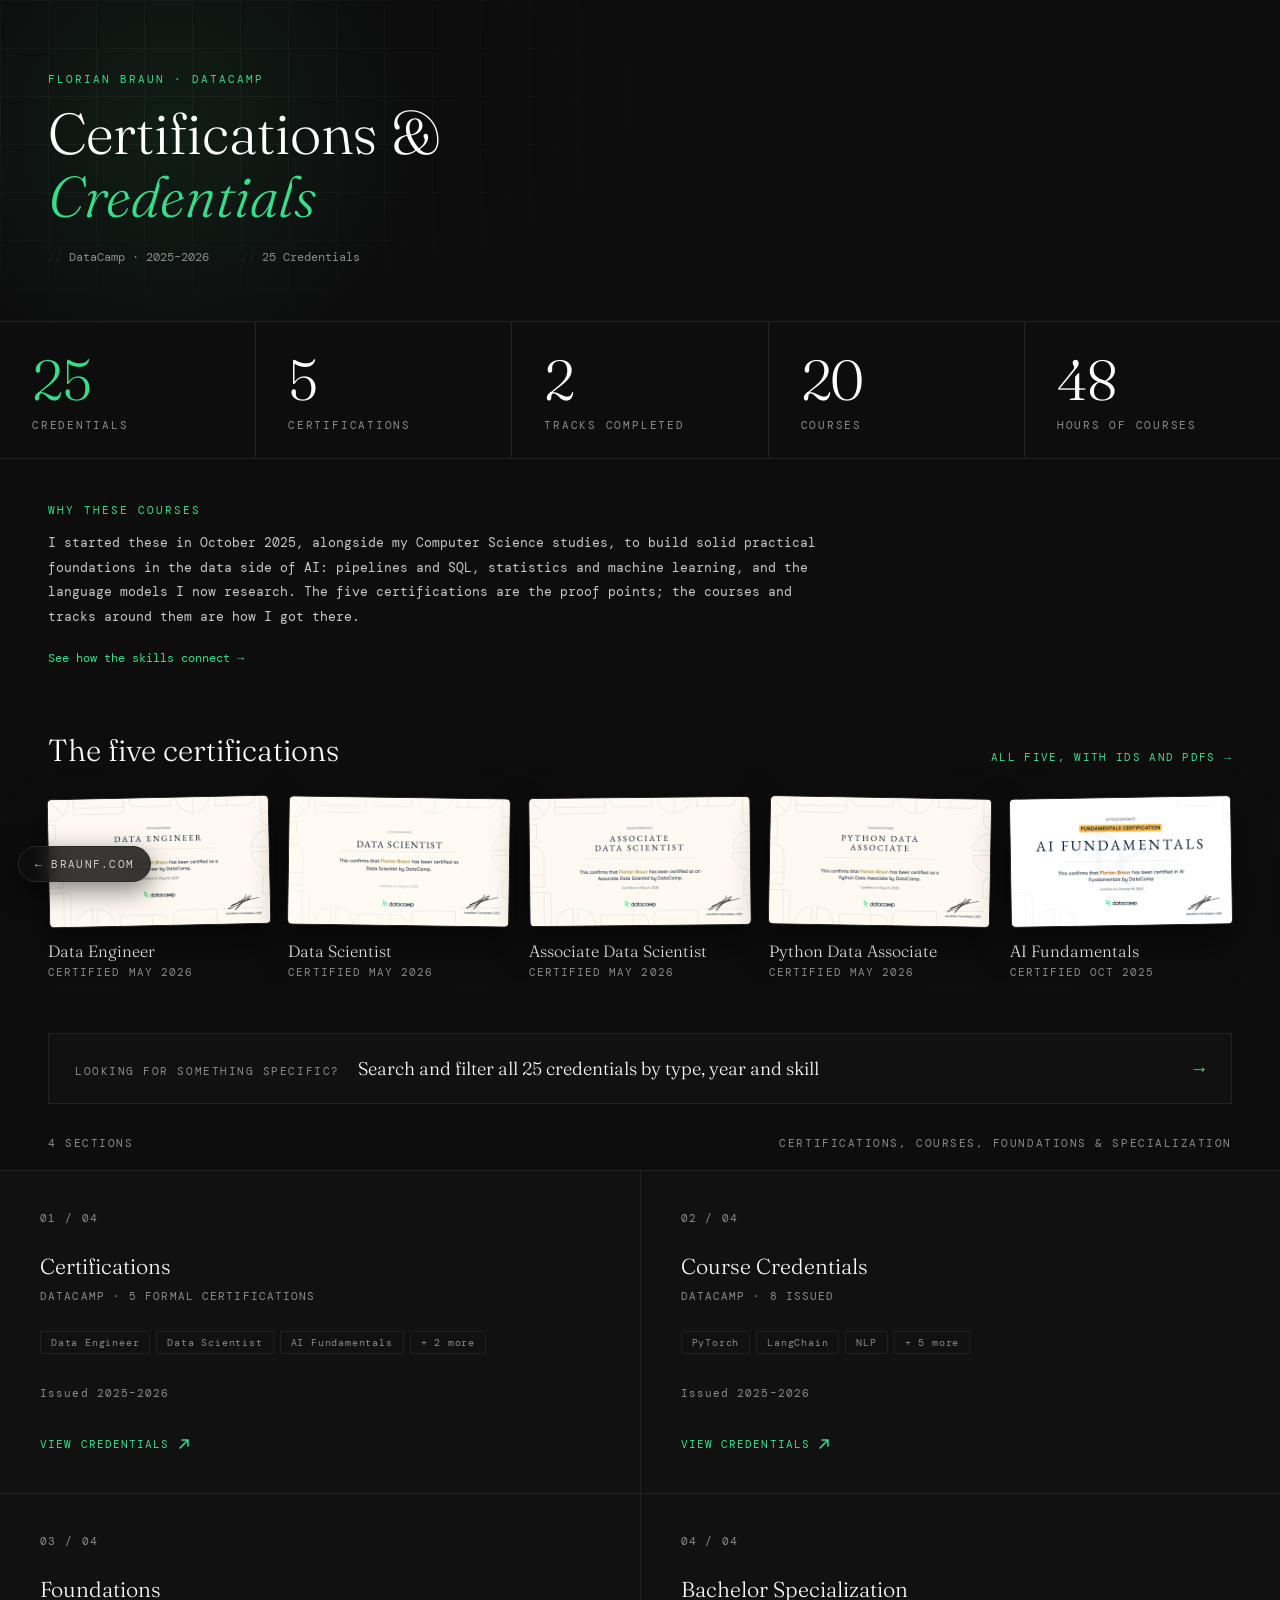
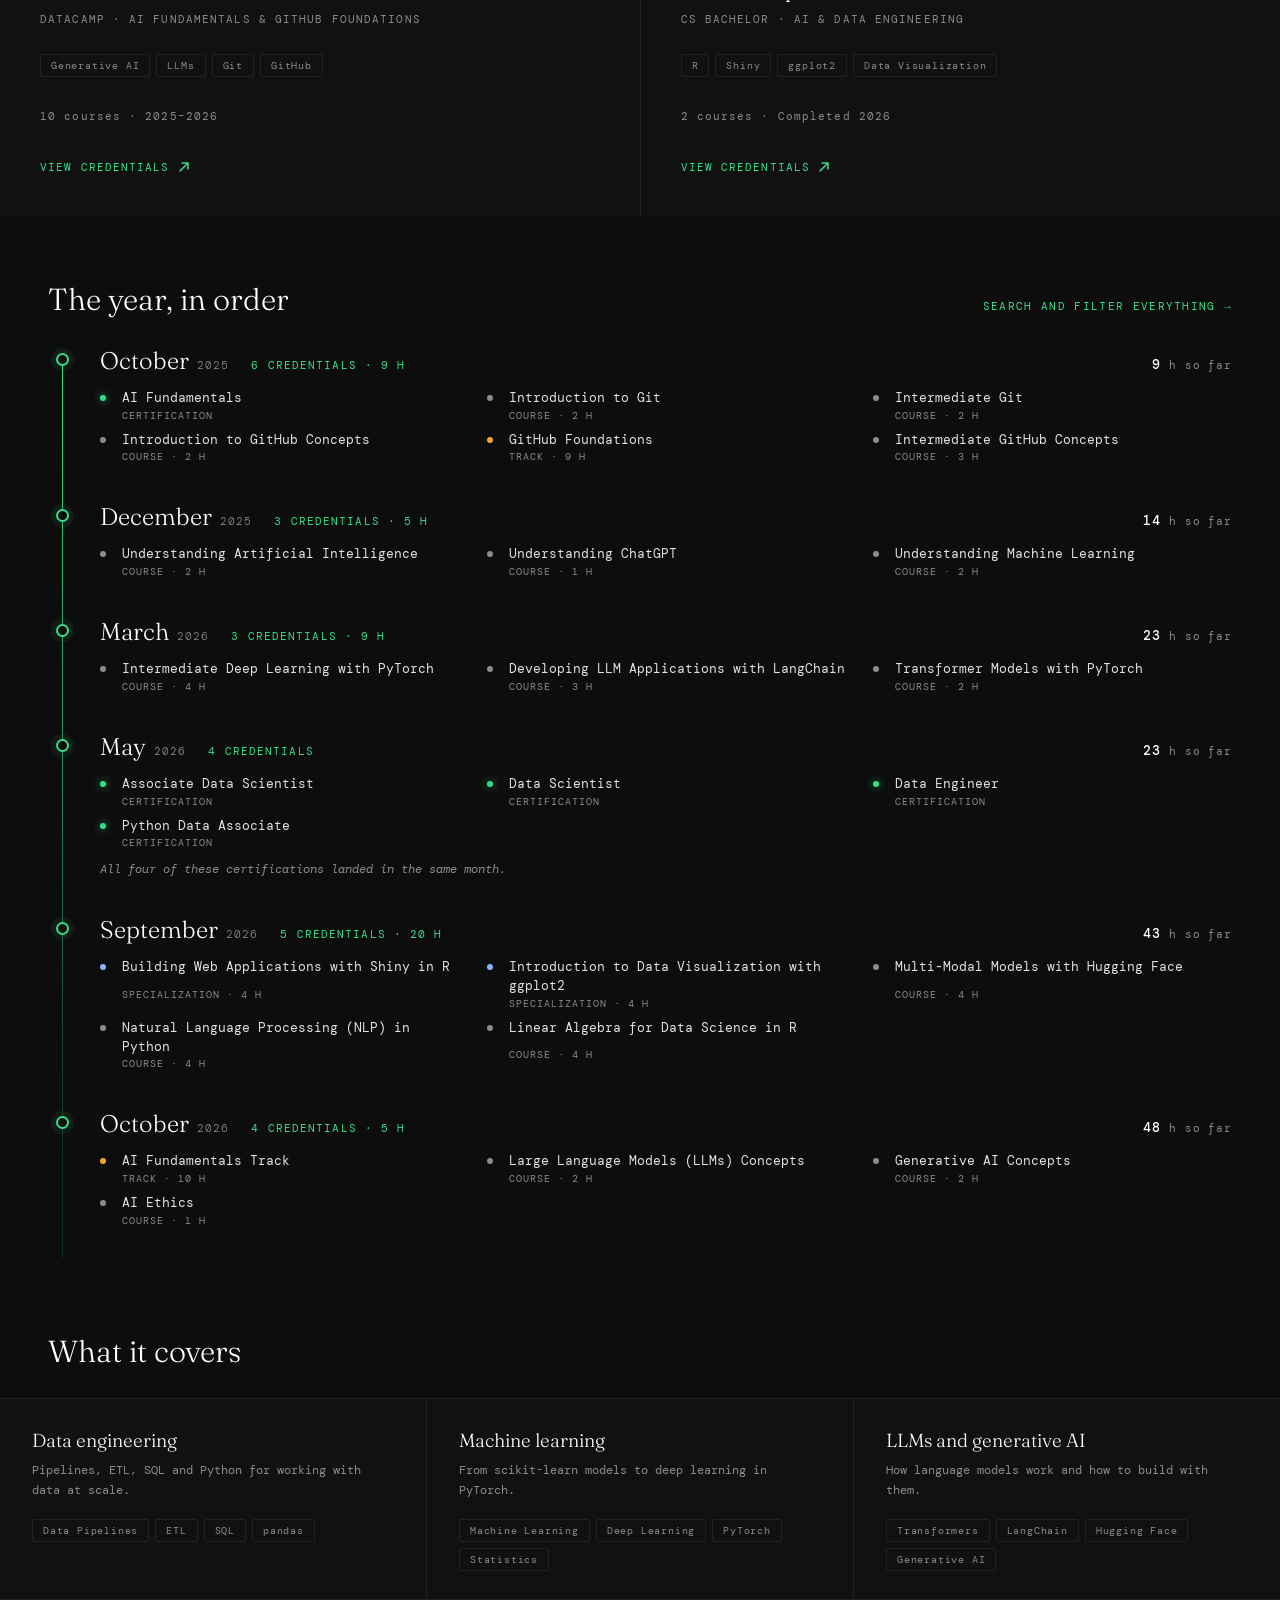
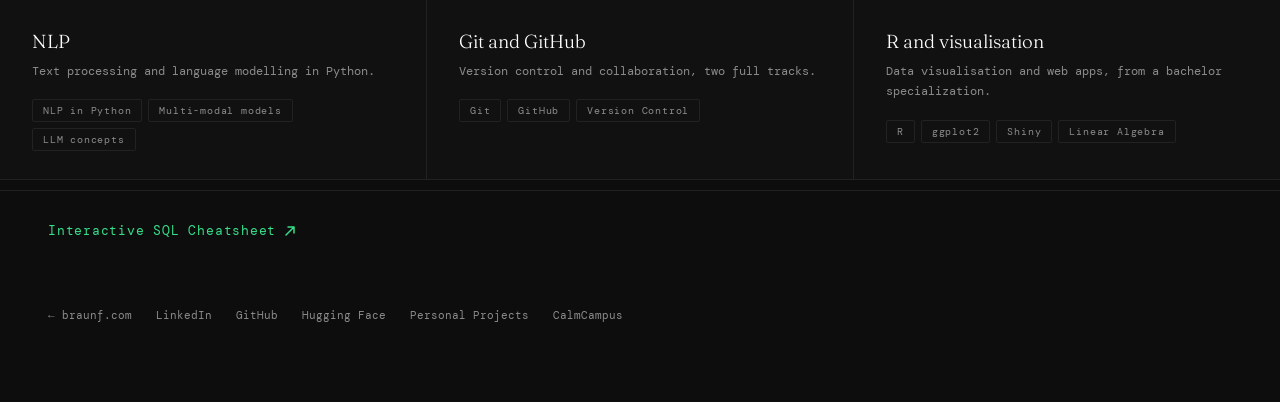
<file: index.html>
<!DOCTYPE html>
<html lang="en">
<head>
<meta charset="UTF-8">
<meta name="viewport" content="width=device-width, initial-scale=1.0">
<title>Florian Braun — DataCamp Credentials</title>
<link rel="icon" href="assets/img/favicon.ico" type="image/x-icon">
<meta property="og:title" content="Florian Braun — DataCamp Credentials">
<meta property="og:description" content="25 DataCamp credentials spanning Data Engineering, Data Science, AI, Deep Learning, Git and GitHub, and a CS bachelor specialization.">
<meta property="og:image" content="https://data.braunf.com/assets/img/og-image.png">
<meta property="og:type" content="website">
<meta name="twitter:card" content="summary_large_image">
<meta name="twitter:title" content="Florian Braun — DataCamp Credentials">
<meta name="twitter:image" content="https://data.braunf.com/assets/img/og-image.png">
<meta name="description" content="25 DataCamp credentials spanning Data Engineering, Data Science, AI, Deep Learning, Git and GitHub, and a CS bachelor specialization.">
<link rel="canonical" href="https://data.braunf.com/">
<meta property="og:url" content="https://data.braunf.com/">
<meta name="theme-color" content="#0d0d0d">
<meta name="twitter:description" content="25 DataCamp credentials spanning Data Engineering, Data Science, AI, Deep Learning, Git and GitHub, and a CS bachelor specialization.">
<meta property="og:image:alt" content="Florian Braun: DataCamp certifications and credentials">
<link rel="preconnect" href="https://fonts.googleapis.com">
<link rel="preconnect" href="https://fonts.gstatic.com" crossorigin>
<link href="https://fonts.googleapis.com/css2?family=DM+Mono:wght@400;500&family=Fraunces:ital,opsz,wght@0,9..144,300;0,9..144,700;1,9..144,300&display=swap" rel="stylesheet">
<link rel="stylesheet" href="assets/css/style.css">
</head>
<body>

<header>
  <p class="label">Florian Braun · DataCamp</p>
  <h1>Certifications &amp;<br><em>Credentials</em></h1>
  <div class="meta">
    <span>DataCamp · 2025–2026</span>
    <span>25 Credentials</span>
  </div>
</header>

<div class="stats" role="group" aria-label="Credential totals">
  <div class="stat"><span class="stat-num" data-count="25">25</span><span class="stat-label">Credentials</span></div>
  <div class="stat"><span class="stat-num" data-count="5">5</span><span class="stat-label">Certifications</span></div>
  <div class="stat"><span class="stat-num" data-count="2">2</span><span class="stat-label">Tracks completed</span></div>
  <div class="stat"><span class="stat-num" data-count="20">20</span><span class="stat-label">Courses</span></div>
  <div class="stat"><span class="stat-num" data-count="48">48</span><span class="stat-label">Hours of courses</span></div>
</div>
<section class="intro" aria-labelledby="intro-h">
  <p class="label" id="intro-h">Why these courses</p>
  <p>I started these in October 2025, alongside my Computer Science studies, to build solid practical foundations in the data side of AI: pipelines and SQL, statistics and machine learning, and the language models I now research. The five certifications are the proof points; the courses and tracks around them are how I got there.</p>
  <a href="skills.html">See how the skills connect <span aria-hidden="true">&rarr;</span></a>
</section>
<section class="showcase" aria-labelledby="show-h">
  <div class="showcase-head">
    <h2 id="show-h">The five certifications</h2>
    <a href="certifications.html">All five, with IDs and PDFs <span aria-hidden="true">&rarr;</span></a>
  </div>
  <div class="showcase-row">
    <a class="showcase-item" data-lb="certification-data-engineer-DE0018248106652" data-lb-group="showcase" href="certifications.html" style="--i:0">
      <span class="showcase-frame"><img src="assets/certs/certification-data-engineer-DE0018248106652.webp" width="960" height="552" loading="eager" alt="Data Engineer certificate"></span>
      <span class="showcase-name">Data Engineer</span>
      <span class="showcase-date">Certified May 2026</span>
    </a>
    <a class="showcase-item" data-lb="certification-data-scientist-DS0028859688856" data-lb-group="showcase" href="certifications.html" style="--i:1">
      <span class="showcase-frame"><img src="assets/certs/certification-data-scientist-DS0028859688856.webp" width="960" height="552" loading="eager" alt="Data Scientist certificate"></span>
      <span class="showcase-name">Data Scientist</span>
      <span class="showcase-date">Certified May 2026</span>
    </a>
    <a class="showcase-item" data-lb="certification-associate-data-scientist-DSA0017638872370" data-lb-group="showcase" href="certifications.html" style="--i:2">
      <span class="showcase-frame"><img src="assets/certs/certification-associate-data-scientist-DSA0017638872370.webp" width="960" height="552" loading="eager" alt="Associate Data Scientist certificate"></span>
      <span class="showcase-name">Associate Data Scientist</span>
      <span class="showcase-date">Certified May 2026</span>
    </a>
    <a class="showcase-item" data-lb="certification-python-data-associate-PDA0018740159645" data-lb-group="showcase" href="certifications.html" style="--i:3">
      <span class="showcase-frame"><img src="assets/certs/certification-python-data-associate-PDA0018740159645.webp" width="960" height="552" loading="lazy" alt="Python Data Associate certificate"></span>
      <span class="showcase-name">Python Data Associate</span>
      <span class="showcase-date">Certified May 2026</span>
    </a>
    <a class="showcase-item" data-lb="certification-ai-fundamentals-AIF0021124919473" data-lb-group="showcase" href="certifications.html" style="--i:4">
      <span class="showcase-frame"><img src="assets/certs/certification-ai-fundamentals-AIF0021124919473.webp" width="960" height="552" loading="lazy" alt="AI Fundamentals certificate"></span>
      <span class="showcase-name">AI Fundamentals</span>
      <span class="showcase-date">Certified Oct 2025</span>
    </a>
  </div>
</section>

<a class="browse-bar" href="all.html">
  <span class="browse-q">Looking for something specific?</span>
  <strong>Search and filter all 25 credentials by type, year and skill</strong>
  <span class="browse-go" aria-hidden="true">&rarr;</span>
</a>

<div class="section-header" id="sections">
  <span>4 Sections</span>
  <span>Certifications, Courses, Foundations &amp; Specialization</span>
</div>

<div class="grid">

  <a class="card nav-tile" href="certifications.html">
    <p class="card-number">01 / 04</p>
    <h2 class="card-title">Certifications</h2>
    <p class="card-issuer">DATACAMP · 5 FORMAL CERTIFICATIONS</p>
    <div class="skills">
      <span class="skill-tag">Data Engineer</span>
      <span class="skill-tag">Data Scientist</span>
      <span class="skill-tag">AI Fundamentals</span>
      <span class="skill-tag">+ 2 more</span>
    </div>
    <p class="nav-tile-meta">Issued 2025–2026</p>
    <span class="nav-arrow">
      View credentials
      <svg width="12" height="12" viewBox="0 0 12 12" fill="none">
        <path d="M2 10L10 2M10 2H4M10 2V8" stroke="currentColor" stroke-width="1.5" stroke-linecap="round"/>
      </svg>
    </span>
  </a>

  <a class="card nav-tile" href="courses.html">
    <p class="card-number">02 / 04</p>
    <h2 class="card-title">Course Credentials</h2>
    <p class="card-issuer">DATACAMP · 8 ISSUED</p>
    <div class="skills">
      <span class="skill-tag">PyTorch</span>
      <span class="skill-tag">LangChain</span>
      <span class="skill-tag">NLP</span>
      <span class="skill-tag">+ 5 more</span>
    </div>
    <p class="nav-tile-meta">Issued 2025–2026</p>
    <span class="nav-arrow">
      View credentials
      <svg width="12" height="12" viewBox="0 0 12 12" fill="none">
        <path d="M2 10L10 2M10 2H4M10 2V8" stroke="currentColor" stroke-width="1.5" stroke-linecap="round"/>
      </svg>
    </span>
  </a>

  <a class="card nav-tile" href="foundations.html">
    <p class="card-number">03 / 04</p>
    <h2 class="card-title">Foundations</h2>
    <p class="card-issuer">DATACAMP · AI FUNDAMENTALS &amp; GITHUB FOUNDATIONS</p>
    <div class="skills">
      <span class="skill-tag">Generative AI</span>
      <span class="skill-tag">LLMs</span>
      <span class="skill-tag">Git</span>
      <span class="skill-tag">GitHub</span>
    </div>
    <p class="nav-tile-meta">10 courses · 2025–2026</p>
    <span class="nav-arrow">
      View credentials
      <svg width="12" height="12" viewBox="0 0 12 12" fill="none">
        <path d="M2 10L10 2M10 2H4M10 2V8" stroke="currentColor" stroke-width="1.5" stroke-linecap="round"/>
      </svg>
    </span>
  </a>

  <a class="card nav-tile" href="specialization.html">
    <p class="card-number">04 / 04</p>
    <h2 class="card-title">Bachelor Specialization</h2>
    <p class="card-issuer">CS BACHELOR · AI &amp; DATA ENGINEERING</p>
    <div class="skills">
      <span class="skill-tag">R</span>
      <span class="skill-tag">Shiny</span>
      <span class="skill-tag">ggplot2</span>
      <span class="skill-tag">Data Visualization</span>
    </div>
    <p class="nav-tile-meta">2 courses · Completed 2026</p>
    <span class="nav-arrow">
      View credentials
      <svg width="12" height="12" viewBox="0 0 12 12" fill="none">
        <path d="M2 10L10 2M10 2H4M10 2V8" stroke="currentColor" stroke-width="1.5" stroke-linecap="round"/>
      </svg>
    </span>
  </a>

</div>

<section class="journey" aria-labelledby="jour-h">
  <div class="showcase-head">
    <h2 id="jour-h">The year, in order</h2>
    <a href="all.html">Search and filter everything <span aria-hidden="true">&rarr;</span></a>
  </div>
  <div class="jm-track">
    <article class="jm">
      <a class="jm-head" href="all.html?month=2025-10" aria-label="October 2025: see these 6 credentials">
        <span class="jm-date">October<small>2025</small></span>
        <span class="jm-sum">6 credentials · 9 h</span>
        <span class="jm-run"><b>9</b> h so far</span>
      </a>
      <ul class="jm-list"><li class="jt-certification"><span class="jt-dot" aria-hidden="true"></span><span class="jt-name">AI Fundamentals</span><span class="jt-kind">Certification</span></li><li class="jt-course"><span class="jt-dot" aria-hidden="true"></span><span class="jt-name">Introduction to Git</span><span class="jt-kind">Course · 2 h</span></li><li class="jt-course"><span class="jt-dot" aria-hidden="true"></span><span class="jt-name">Intermediate Git</span><span class="jt-kind">Course · 2 h</span></li><li class="jt-course"><span class="jt-dot" aria-hidden="true"></span><span class="jt-name">Introduction to GitHub Concepts</span><span class="jt-kind">Course · 2 h</span></li><li class="jt-track"><span class="jt-dot" aria-hidden="true"></span><span class="jt-name">GitHub Foundations</span><span class="jt-kind">Track · 9 h</span></li><li class="jt-course"><span class="jt-dot" aria-hidden="true"></span><span class="jt-name">Intermediate GitHub Concepts</span><span class="jt-kind">Course · 3 h</span></li></ul>
    </article>
    <article class="jm">
      <a class="jm-head" href="all.html?month=2025-12" aria-label="December 2025: see these 3 credentials">
        <span class="jm-date">December<small>2025</small></span>
        <span class="jm-sum">3 credentials · 5 h</span>
        <span class="jm-run"><b>14</b> h so far</span>
      </a>
      <ul class="jm-list"><li class="jt-course"><span class="jt-dot" aria-hidden="true"></span><span class="jt-name">Understanding Artificial Intelligence</span><span class="jt-kind">Course · 2 h</span></li><li class="jt-course"><span class="jt-dot" aria-hidden="true"></span><span class="jt-name">Understanding ChatGPT</span><span class="jt-kind">Course · 1 h</span></li><li class="jt-course"><span class="jt-dot" aria-hidden="true"></span><span class="jt-name">Understanding Machine Learning</span><span class="jt-kind">Course · 2 h</span></li></ul>
    </article>
    <article class="jm">
      <a class="jm-head" href="all.html?month=2026-03" aria-label="March 2026: see these 3 credentials">
        <span class="jm-date">March<small>2026</small></span>
        <span class="jm-sum">3 credentials · 9 h</span>
        <span class="jm-run"><b>23</b> h so far</span>
      </a>
      <ul class="jm-list"><li class="jt-course"><span class="jt-dot" aria-hidden="true"></span><span class="jt-name">Intermediate Deep Learning with PyTorch</span><span class="jt-kind">Course · 4 h</span></li><li class="jt-course"><span class="jt-dot" aria-hidden="true"></span><span class="jt-name">Developing LLM Applications with LangChain</span><span class="jt-kind">Course · 3 h</span></li><li class="jt-course"><span class="jt-dot" aria-hidden="true"></span><span class="jt-name">Transformer Models with PyTorch</span><span class="jt-kind">Course · 2 h</span></li></ul>
    </article>
    <article class="jm">
      <a class="jm-head" href="all.html?month=2026-05" aria-label="May 2026: see these 4 credentials">
        <span class="jm-date">May<small>2026</small></span>
        <span class="jm-sum">4 credentials</span>
        <span class="jm-run"><b>23</b> h so far</span>
      </a>
      <ul class="jm-list"><li class="jt-certification"><span class="jt-dot" aria-hidden="true"></span><span class="jt-name">Associate Data Scientist</span><span class="jt-kind">Certification</span></li><li class="jt-certification"><span class="jt-dot" aria-hidden="true"></span><span class="jt-name">Data Scientist</span><span class="jt-kind">Certification</span></li><li class="jt-certification"><span class="jt-dot" aria-hidden="true"></span><span class="jt-name">Data Engineer</span><span class="jt-kind">Certification</span></li><li class="jt-certification"><span class="jt-dot" aria-hidden="true"></span><span class="jt-name">Python Data Associate</span><span class="jt-kind">Certification</span></li></ul><p class="jm-note">All four of these certifications landed in the same month.</p>
    </article>
    <article class="jm">
      <a class="jm-head" href="all.html?month=2026-09" aria-label="September 2026: see these 5 credentials">
        <span class="jm-date">September<small>2026</small></span>
        <span class="jm-sum">5 credentials · 20 h</span>
        <span class="jm-run"><b>43</b> h so far</span>
      </a>
      <ul class="jm-list"><li class="jt-specialization"><span class="jt-dot" aria-hidden="true"></span><span class="jt-name">Building Web Applications with Shiny in R</span><span class="jt-kind">Specialization · 4 h</span></li><li class="jt-specialization"><span class="jt-dot" aria-hidden="true"></span><span class="jt-name">Introduction to Data Visualization with ggplot2</span><span class="jt-kind">Specialization · 4 h</span></li><li class="jt-course"><span class="jt-dot" aria-hidden="true"></span><span class="jt-name">Multi-Modal Models with Hugging Face</span><span class="jt-kind">Course · 4 h</span></li><li class="jt-course"><span class="jt-dot" aria-hidden="true"></span><span class="jt-name">Natural Language Processing (NLP) in Python</span><span class="jt-kind">Course · 4 h</span></li><li class="jt-course"><span class="jt-dot" aria-hidden="true"></span><span class="jt-name">Linear Algebra for Data Science in R</span><span class="jt-kind">Course · 4 h</span></li></ul>
    </article>
    <article class="jm">
      <a class="jm-head" href="all.html?month=2026-10" aria-label="October 2026: see these 4 credentials">
        <span class="jm-date">October<small>2026</small></span>
        <span class="jm-sum">4 credentials · 5 h</span>
        <span class="jm-run"><b>48</b> h so far</span>
      </a>
      <ul class="jm-list"><li class="jt-track"><span class="jt-dot" aria-hidden="true"></span><span class="jt-name">AI Fundamentals Track</span><span class="jt-kind">Track · 10 h</span></li><li class="jt-course"><span class="jt-dot" aria-hidden="true"></span><span class="jt-name">Large Language Models (LLMs) Concepts</span><span class="jt-kind">Course · 2 h</span></li><li class="jt-course"><span class="jt-dot" aria-hidden="true"></span><span class="jt-name">Generative AI Concepts</span><span class="jt-kind">Course · 2 h</span></li><li class="jt-course"><span class="jt-dot" aria-hidden="true"></span><span class="jt-name">AI Ethics</span><span class="jt-kind">Course · 1 h</span></li></ul>
    </article>
  </div>
</section>

<section class="cover" aria-labelledby="cover-h">
  <div class="showcase-head"><h2 id="cover-h">What it covers</h2></div>
  <div class="cover-grid">
    <div class="cover-cell"><h3>Data engineering</h3><p>Pipelines, ETL, SQL and Python for working with data at scale.</p><div class="skills"><span class="skill-tag">Data Pipelines</span><span class="skill-tag">ETL</span><span class="skill-tag">SQL</span><span class="skill-tag">pandas</span></div></div>
    <div class="cover-cell"><h3>Machine learning</h3><p>From scikit-learn models to deep learning in PyTorch.</p><div class="skills"><span class="skill-tag">Machine Learning</span><span class="skill-tag">Deep Learning</span><span class="skill-tag">PyTorch</span><span class="skill-tag">Statistics</span></div></div>
    <div class="cover-cell"><h3>LLMs and generative AI</h3><p>How language models work and how to build with them.</p><div class="skills"><span class="skill-tag">Transformers</span><span class="skill-tag">LangChain</span><span class="skill-tag">Hugging Face</span><span class="skill-tag">Generative AI</span></div></div>
    <div class="cover-cell"><h3>NLP</h3><p>Text processing and language modelling in Python.</p><div class="skills"><span class="skill-tag">NLP in Python</span><span class="skill-tag">Multi-modal models</span><span class="skill-tag">LLM concepts</span></div></div>
    <div class="cover-cell"><h3>Git and GitHub</h3><p>Version control and collaboration, two full tracks.</p><div class="skills"><span class="skill-tag">Git</span><span class="skill-tag">GitHub</span><span class="skill-tag">Version Control</span></div></div>
    <div class="cover-cell"><h3>R and visualisation</h3><p>Data visualisation and web apps, from a bachelor specialization.</p><div class="skills"><span class="skill-tag">R</span><span class="skill-tag">ggplot2</span><span class="skill-tag">Shiny</span><span class="skill-tag">Linear Algebra</span></div></div>
  </div>
</section>

<div class="resource-bar">
  <a class="resource-bar-link" href="https://www.datacamp.com/pg/sql-query-builder" target="_blank" rel="noopener">
    Interactive SQL Cheatsheet
    <svg width="12" height="12" viewBox="0 0 12 12" fill="none">
      <path d="M2 10L10 2M10 2H4M10 2V8" stroke="currentColor" stroke-width="1.5" stroke-linecap="round"/>
    </svg>
  </a>
</div>

<footer>
  <a href="https://braunf.com">&larr; braunf.com</a>
  <a href="https://www.linkedin.com/in/braunflorian25/" target="_blank" rel="noopener">LinkedIn</a>
  <a href="https://github.com/lumenworksco" target="_blank" rel="noopener">GitHub</a>
  <a href="https://huggingface.co/iPwnds" target="_blank" rel="noopener">Hugging Face</a>
  <a href="https://projects.braunf.com" target="_blank" rel="noopener">Personal Projects</a>
  <a href="https://cc.braunf.com" target="_blank" rel="noopener">CalmCampus</a>
</footer>

<a class="back-pill" data-back href="https://braunf.com/">&larr; braunf.com</a>
<script src="assets/js/creds.js"></script>
<script src="assets/js/lightbox.js"></script>
<script src="assets/js/site.js"></script>
<script src="assets/js/back.js"></script>
</body>
</html>
</file>
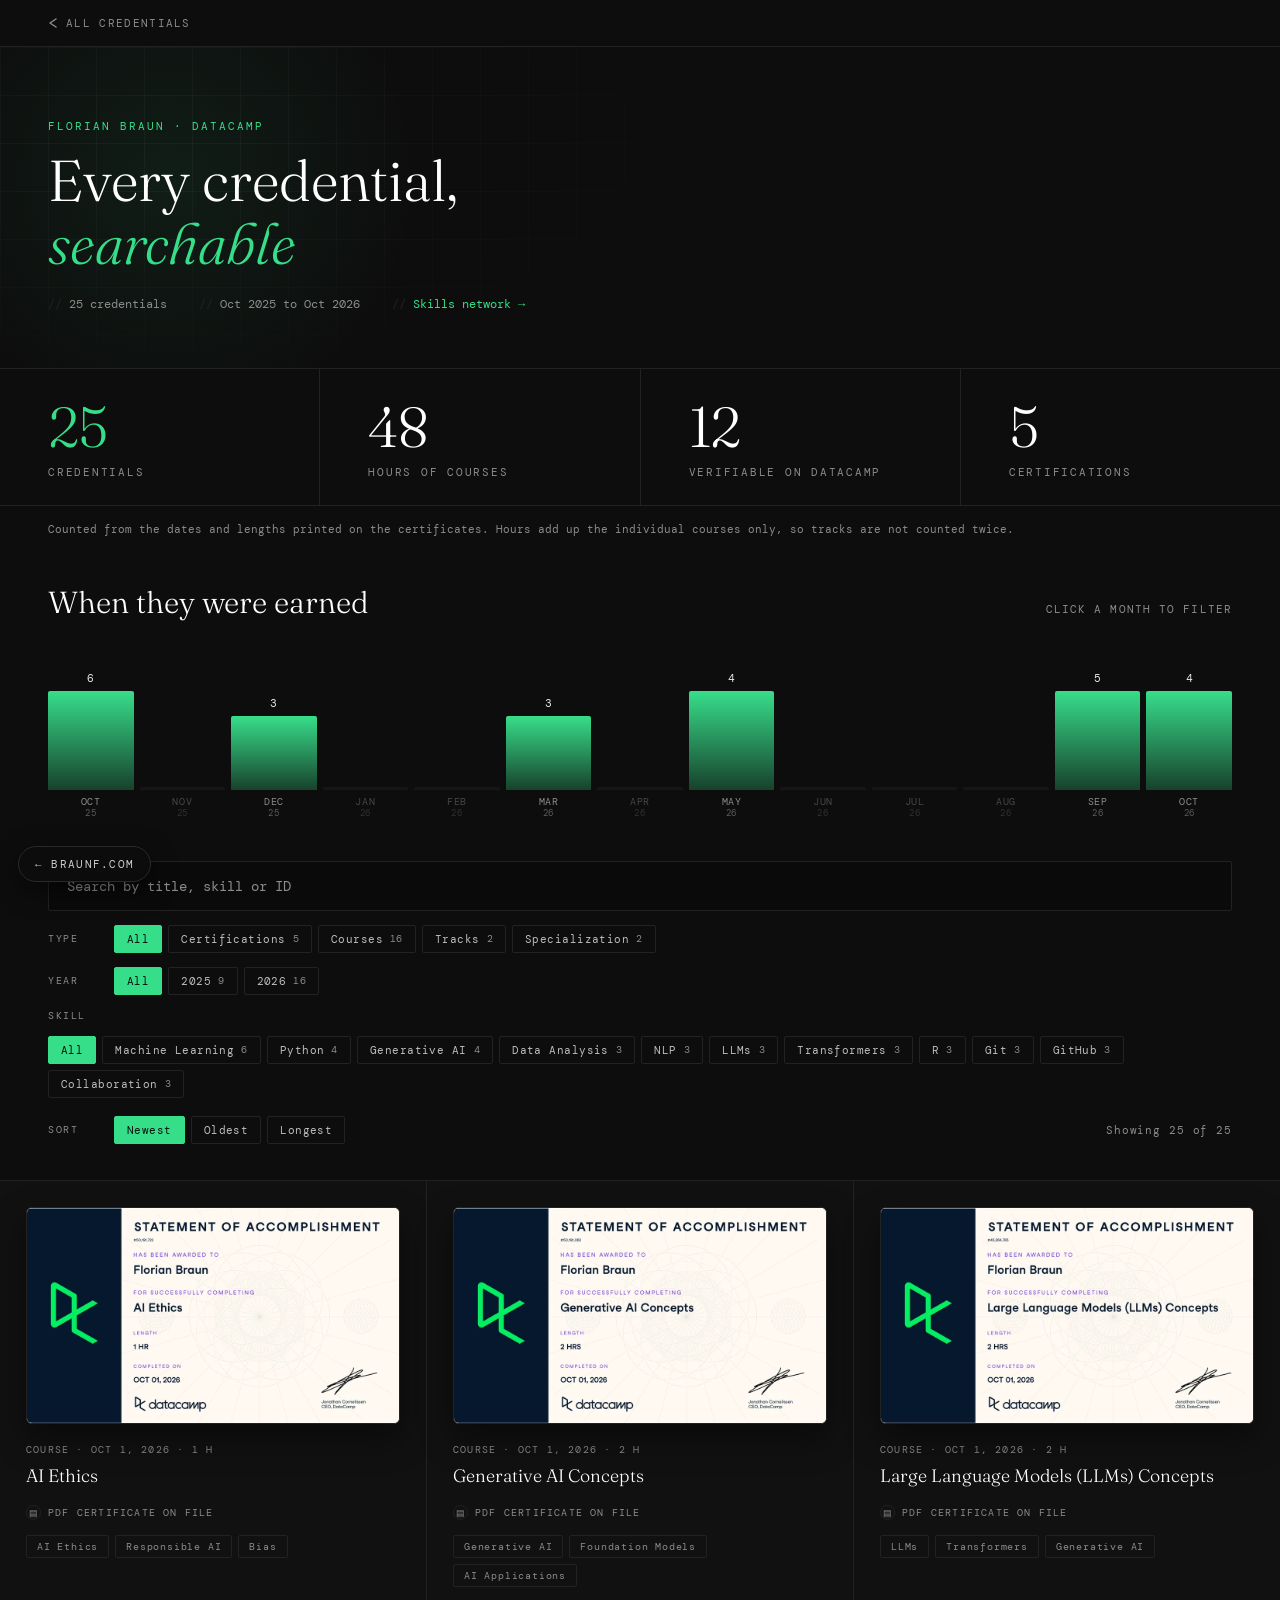
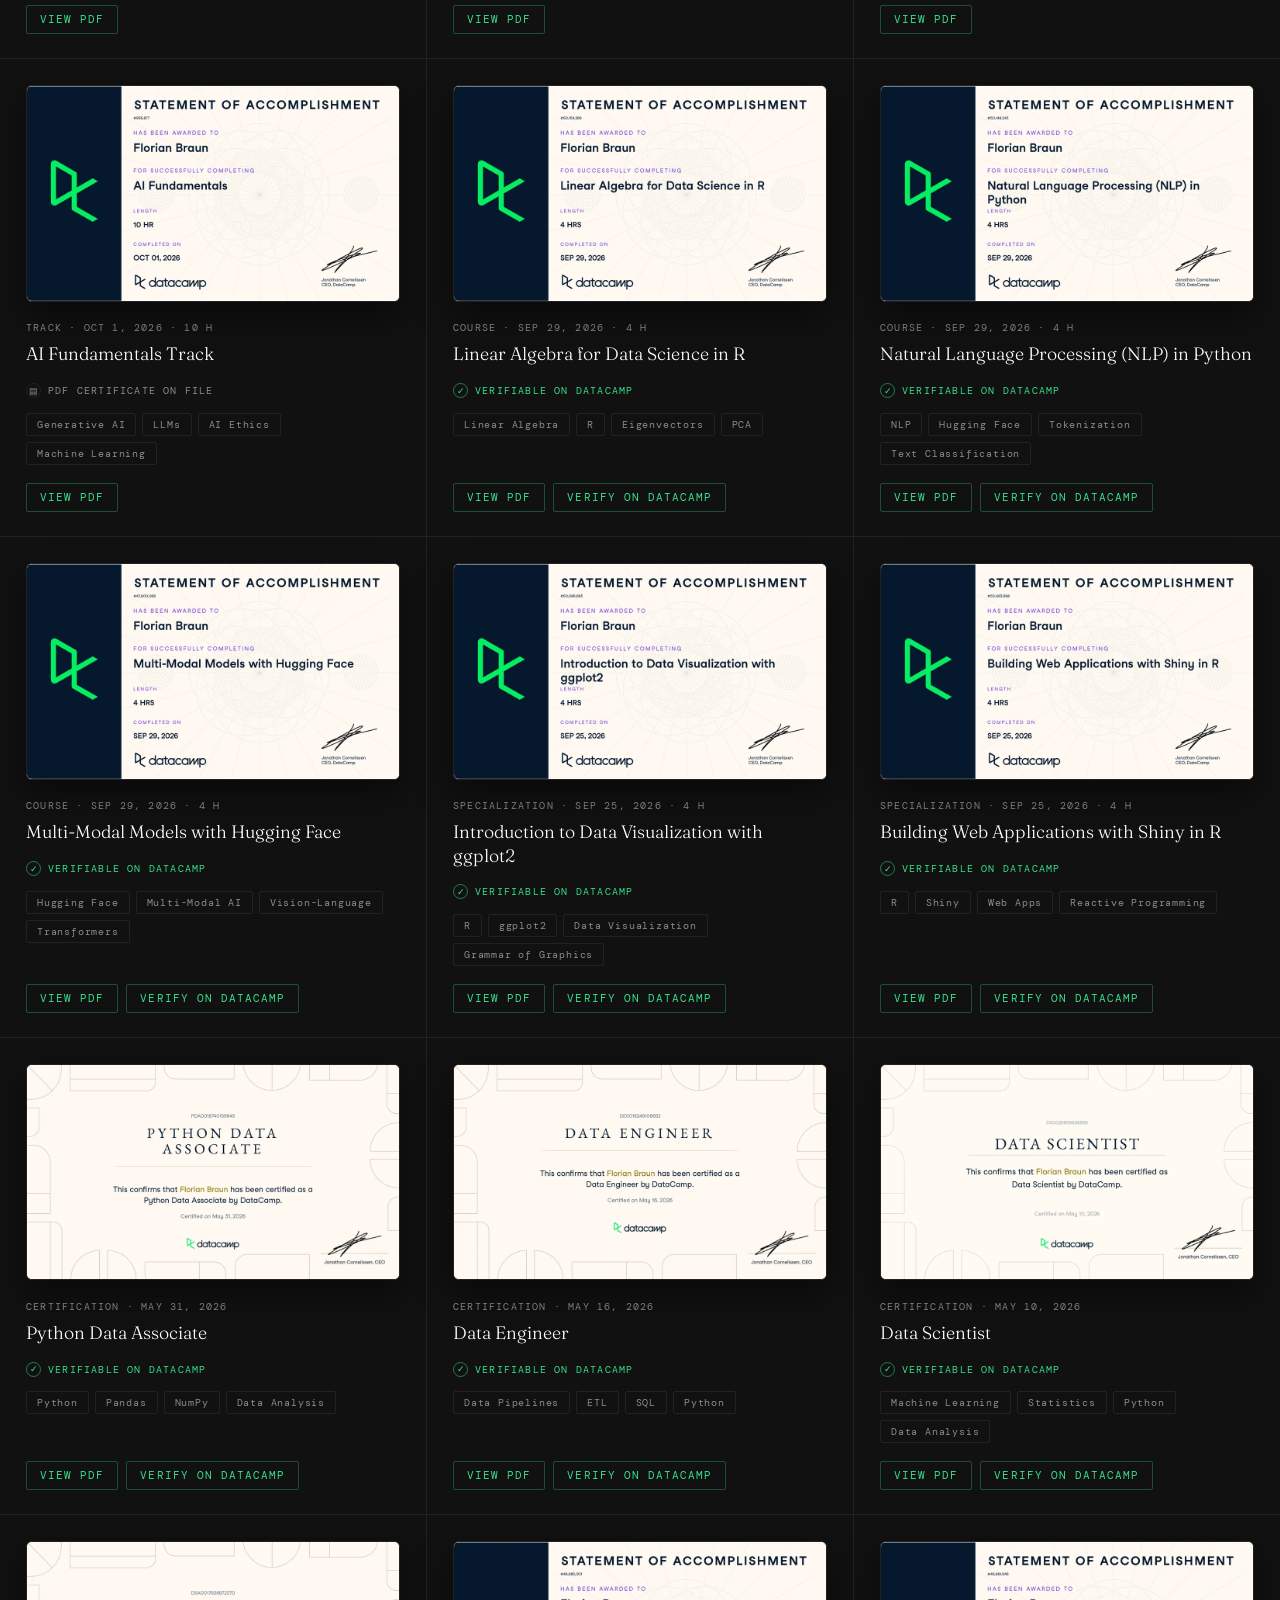
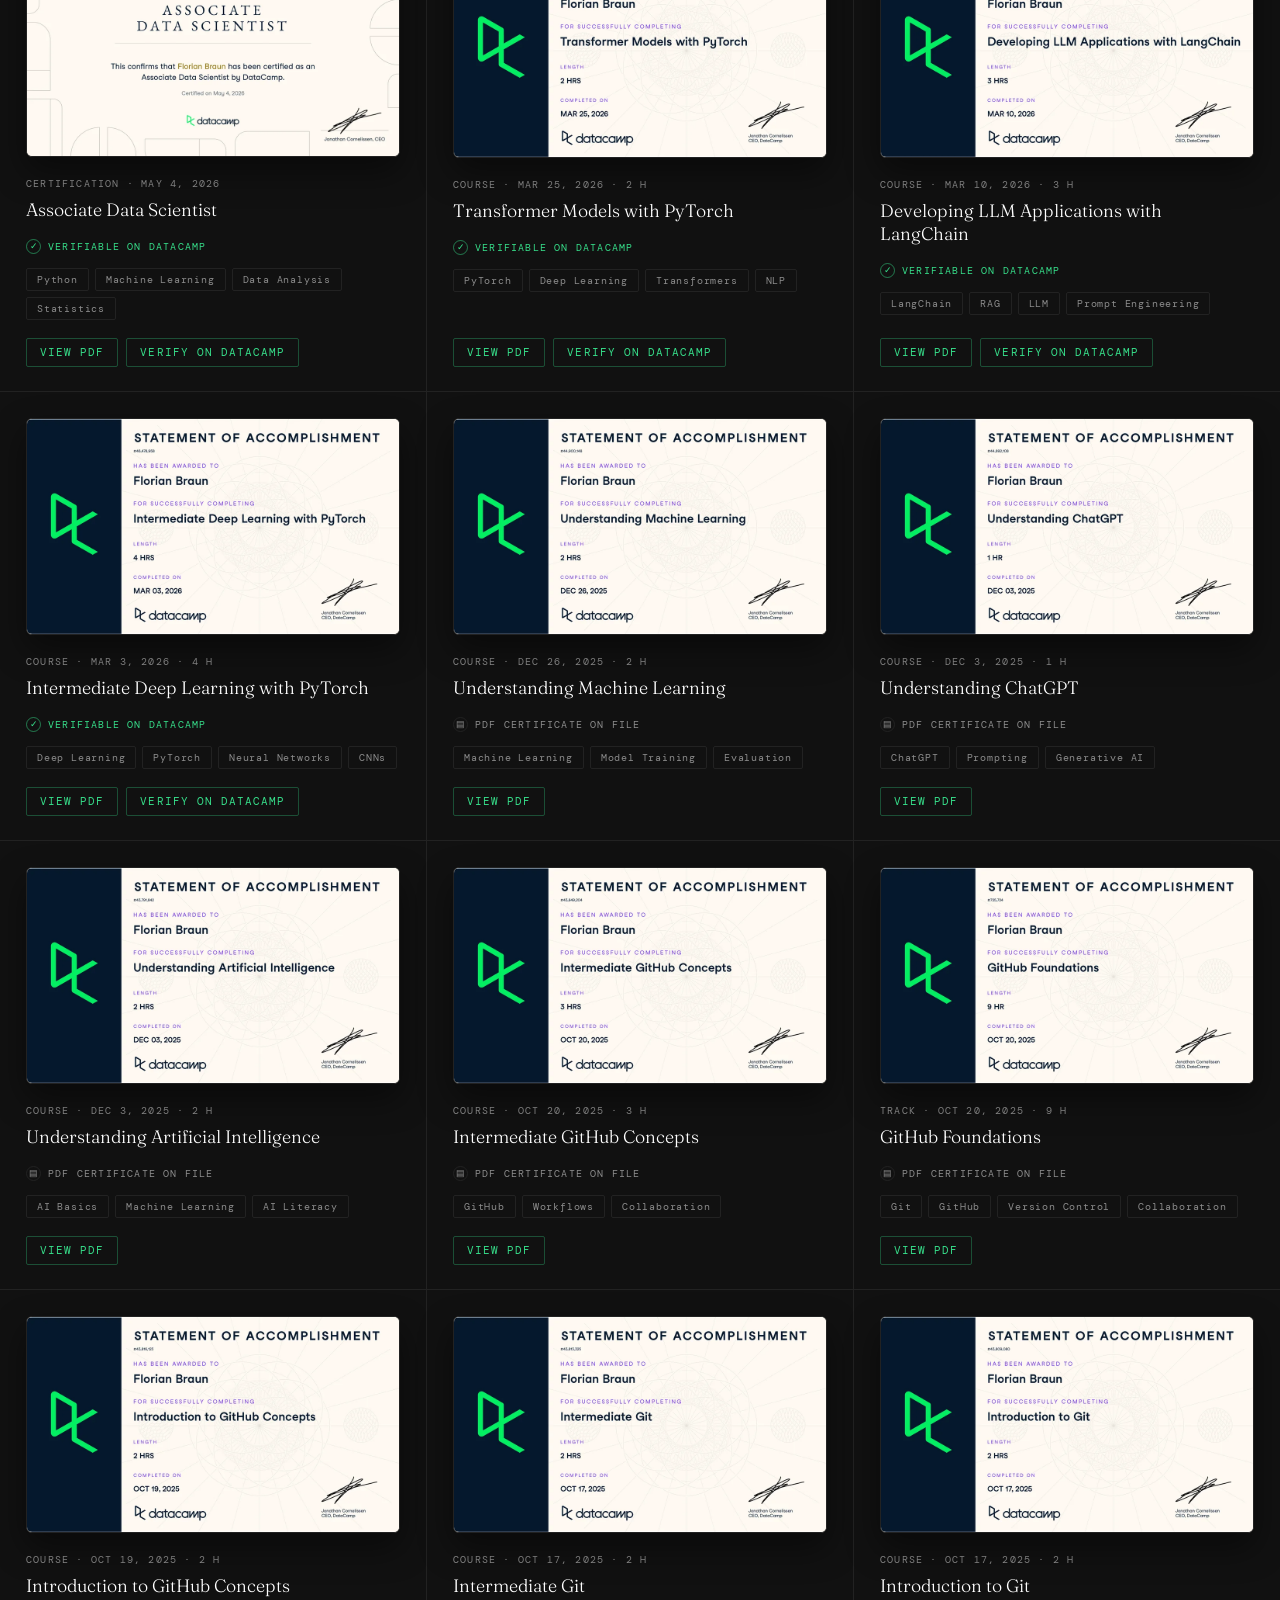
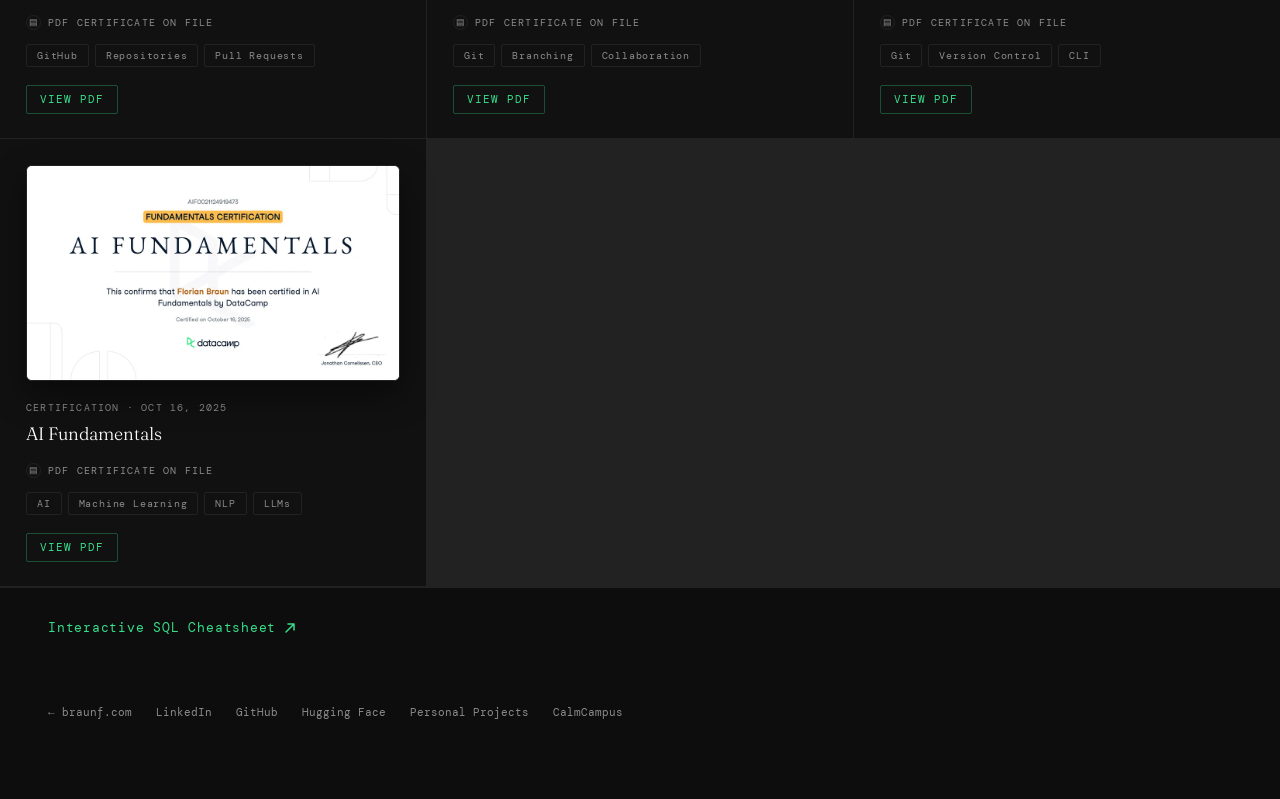
<file: all.html>
<!DOCTYPE html>
<html lang="en">
<head>
<meta charset="UTF-8">
<meta name="viewport" content="width=device-width, initial-scale=1.0">
<title>All credentials — Florian Braun</title>
<link rel="icon" href="assets/img/favicon.ico" type="image/x-icon">
<meta property="og:title" content="Florian Braun — All DataCamp credentials">
<meta property="og:description" content="Search and filter all 25 DataCamp credentials by type, year and skill.">
<meta property="og:image" content="https://data.braunf.com/assets/img/og-image.png">
<meta property="og:type" content="website">
<meta name="twitter:card" content="summary_large_image">
<meta name="twitter:title" content="Florian Braun — All DataCamp credentials">
<meta name="twitter:image" content="https://data.braunf.com/assets/img/og-image.png">
<meta name="description" content="Search and filter all 25 DataCamp credentials by type, year and skill. Each one links to its certificate PDF; 12 can be verified on DataCamp.">
<link rel="canonical" href="https://data.braunf.com/all.html">
<meta property="og:url" content="https://data.braunf.com/all.html">
<meta name="theme-color" content="#0d0d0d">
<meta name="twitter:description" content="Search and filter all 25 DataCamp credentials by type, year and skill.">
<meta property="og:image:alt" content="Florian Braun: DataCamp certifications and credentials">
<link rel="preconnect" href="https://fonts.googleapis.com">
<link rel="preconnect" href="https://fonts.gstatic.com" crossorigin>
<link href="https://fonts.googleapis.com/css2?family=DM+Mono:wght@400;500&family=Fraunces:ital,opsz,wght@0,9..144,300;0,9..144,700;1,9..144,300&display=swap" rel="stylesheet">
<link rel="stylesheet" href="assets/css/style.css">
</head>
<body>

<nav class="back-nav">
  <a class="back-link" href="index.html">
    <svg width="10" height="10" viewBox="0 0 10 10" fill="none">
      <path d="M8 1L2 5L8 9" stroke="currentColor" stroke-width="1.5" stroke-linecap="round" stroke-linejoin="round"/>
    </svg>
    All Credentials
  </a>
</nav>

<header>
  <p class="label">Florian Braun · DataCamp</p>
  <h1>Every credential,<br><em>searchable</em></h1>
  <div class="meta">
    <span>25 credentials</span>
    <span>Oct 2025 to Oct 2026</span>
    <span><a href="skills.html" style="color:var(--accent);text-decoration:none">Skills network &rarr;</a></span>
  </div>
</header>

<div class="stats" role="group" aria-label="Totals from the certificates">
  <div class="stat"><span class="stat-num" data-count="25">25</span><span class="stat-label">Credentials</span></div>
  <div class="stat"><span class="stat-num" data-count="48">48</span><span class="stat-label">Hours of courses</span></div>
  <div class="stat"><span class="stat-num" data-count="12">12</span><span class="stat-label">Verifiable on DataCamp</span></div>
  <div class="stat"><span class="stat-num" data-count="5">5</span><span class="stat-label">Certifications</span></div>
</div>
<p class="stats-note">Counted from the dates and lengths printed on the certificates. Hours add up the individual courses only, so tracks are not counted twice.</p>

<section class="activity" aria-labelledby="act-h">
  <div class="showcase-head"><h2 id="act-h">When they were earned</h2><span class="act-hint">Click a month to filter</span></div>
  <div class="bars" id="bars"><button type="button" class="bar" data-month="2025-10" aria-pressed="false" aria-label="Oct 2025: 6 credentials" ><span class="bar-n">6</span><span class="bar-fill" style="--h:100%"></span><span class="bar-l">Oct<small>25</small></span></button><button type="button" class="bar" data-month="2025-11" aria-pressed="false" aria-label="Nov 2025: 0 credentials" disabled><span class="bar-n"></span><span class="bar-fill" style="--h:0%"></span><span class="bar-l">Nov<small>25</small></span></button><button type="button" class="bar" data-month="2025-12" aria-pressed="false" aria-label="Dec 2025: 3 credentials" ><span class="bar-n">3</span><span class="bar-fill" style="--h:50%"></span><span class="bar-l">Dec<small>25</small></span></button><button type="button" class="bar" data-month="2026-01" aria-pressed="false" aria-label="Jan 2026: 0 credentials" disabled><span class="bar-n"></span><span class="bar-fill" style="--h:0%"></span><span class="bar-l">Jan<small>26</small></span></button><button type="button" class="bar" data-month="2026-02" aria-pressed="false" aria-label="Feb 2026: 0 credentials" disabled><span class="bar-n"></span><span class="bar-fill" style="--h:0%"></span><span class="bar-l">Feb<small>26</small></span></button><button type="button" class="bar" data-month="2026-03" aria-pressed="false" aria-label="Mar 2026: 3 credentials" ><span class="bar-n">3</span><span class="bar-fill" style="--h:50%"></span><span class="bar-l">Mar<small>26</small></span></button><button type="button" class="bar" data-month="2026-04" aria-pressed="false" aria-label="Apr 2026: 0 credentials" disabled><span class="bar-n"></span><span class="bar-fill" style="--h:0%"></span><span class="bar-l">Apr<small>26</small></span></button><button type="button" class="bar" data-month="2026-05" aria-pressed="false" aria-label="May 2026: 4 credentials" ><span class="bar-n">4</span><span class="bar-fill" style="--h:67%"></span><span class="bar-l">May<small>26</small></span></button><button type="button" class="bar" data-month="2026-06" aria-pressed="false" aria-label="Jun 2026: 0 credentials" disabled><span class="bar-n"></span><span class="bar-fill" style="--h:0%"></span><span class="bar-l">Jun<small>26</small></span></button><button type="button" class="bar" data-month="2026-07" aria-pressed="false" aria-label="Jul 2026: 0 credentials" disabled><span class="bar-n"></span><span class="bar-fill" style="--h:0%"></span><span class="bar-l">Jul<small>26</small></span></button><button type="button" class="bar" data-month="2026-08" aria-pressed="false" aria-label="Aug 2026: 0 credentials" disabled><span class="bar-n"></span><span class="bar-fill" style="--h:0%"></span><span class="bar-l">Aug<small>26</small></span></button><button type="button" class="bar" data-month="2026-09" aria-pressed="false" aria-label="Sep 2026: 5 credentials" ><span class="bar-n">5</span><span class="bar-fill" style="--h:83%"></span><span class="bar-l">Sep<small>26</small></span></button><button type="button" class="bar" data-month="2026-10" aria-pressed="false" aria-label="Oct 2026: 4 credentials" ><span class="bar-n">4</span><span class="bar-fill" style="--h:67%"></span><span class="bar-l">Oct<small>26</small></span></button></div>
</section>

<section class="filters" aria-label="Filters">
  <label class="search"><span class="sr-only">Search credentials</span>
    <input type="search" id="q" placeholder="Search by title, skill or ID" autocomplete="off" spellcheck="false">
  </label>
  <div class="filter-row"><span class="filter-label">Type</span><div class="chipset" role="group" aria-label="Filter by type" data-group="type"><button type="button" class="chip on" data-v="all" aria-pressed="true">All</button><button type="button" class="chip" data-v="certification" aria-pressed="false">Certifications<i>5</i></button><button type="button" class="chip" data-v="course" aria-pressed="false">Courses<i>16</i></button><button type="button" class="chip" data-v="track" aria-pressed="false">Tracks<i>2</i></button><button type="button" class="chip" data-v="specialization" aria-pressed="false">Specialization<i>2</i></button></div></div>
  <div class="filter-row"><span class="filter-label">Year</span><div class="chipset" role="group" aria-label="Filter by year" data-group="year"><button type="button" class="chip on" data-v="all" aria-pressed="true">All</button><button type="button" class="chip" data-v="2025" aria-pressed="false">2025<i>9</i></button><button type="button" class="chip" data-v="2026" aria-pressed="false">2026<i>16</i></button></div></div>
  <div class="filter-row"><span class="filter-label">Skill</span><div class="chipset" role="group" aria-label="Filter by skill" data-group="skill"><button type="button" class="chip on" data-v="all" aria-pressed="true">All</button><button type="button" class="chip" data-v="Machine Learning" aria-pressed="false">Machine Learning<i>6</i></button><button type="button" class="chip" data-v="Python" aria-pressed="false">Python<i>4</i></button><button type="button" class="chip" data-v="Generative AI" aria-pressed="false">Generative AI<i>4</i></button><button type="button" class="chip" data-v="Data Analysis" aria-pressed="false">Data Analysis<i>3</i></button><button type="button" class="chip" data-v="NLP" aria-pressed="false">NLP<i>3</i></button><button type="button" class="chip" data-v="LLMs" aria-pressed="false">LLMs<i>3</i></button><button type="button" class="chip" data-v="Transformers" aria-pressed="false">Transformers<i>3</i></button><button type="button" class="chip" data-v="R" aria-pressed="false">R<i>3</i></button><button type="button" class="chip" data-v="Git" aria-pressed="false">Git<i>3</i></button><button type="button" class="chip" data-v="GitHub" aria-pressed="false">GitHub<i>3</i></button><button type="button" class="chip" data-v="Collaboration" aria-pressed="false">Collaboration<i>3</i></button></div></div>
  <div class="filter-row filter-foot">
    <span class="filter-label">Sort</span>
    <div class="chipset" role="group" aria-label="Sort order" data-group="sort">
      <button type="button" class="chip on" data-v="new" aria-pressed="true">Newest</button>
      <button type="button" class="chip" data-v="old" aria-pressed="false">Oldest</button>
      <button type="button" class="chip" data-v="long" aria-pressed="false">Longest</button>
    </div>
    <p class="result-count" id="count" role="status" aria-live="polite">Showing 25 of 25</p>
    <button type="button" class="reset" id="reset" hidden>Clear filters</button>
  </div>
</section>

<div class="ac-grid" id="results">
    <article class="ac" data-type="track" data-year="2026" data-month="2026-10" data-date="2026-10-01" data-hours="10" data-skills="Generative AI|LLMs|AI Ethics|Machine Learning" data-search="ai fundamentals track #956,877 track generative ai llms ai ethics machine learning">
      <a class="cert-thumb" data-lb="track-ai-fundamentals-956877" data-lb-group="all" href="assets/certificates/track-ai-fundamentals-956877.pdf" target="_blank" rel="noopener" aria-label="Open the certificate PDF: AI Fundamentals Track"><img src="assets/certs/track-ai-fundamentals-956877.webp" width="960" height="552" loading="lazy" alt="Certificate: AI Fundamentals Track"></a>
      <p class="ac-meta">Track · Oct 1, 2026 · 10 h</p>
      <h2 class="ac-title">AI Fundamentals Track</h2>
      <p class="ac-badge"><span class="verified verified-pdf">PDF certificate on file</span></p>
      <div class="skills"><span class="skill-tag">Generative AI</span><span class="skill-tag">LLMs</span><span class="skill-tag">AI Ethics</span><span class="skill-tag">Machine Learning</span></div>
      <div class="ac-links"><a class="ac-link" href="assets/certificates/track-ai-fundamentals-956877.pdf" target="_blank" rel="noopener">View PDF</a></div>
    </article>
    <article class="ac" data-type="course" data-year="2026" data-month="2026-10" data-date="2026-10-01" data-hours="2" data-skills="LLMs|Transformers|Generative AI" data-search="large language models (llms) concepts #45,264,783 course llms transformers generative ai">
      <a class="cert-thumb" data-lb="course-large-language-models-llms-concepts-45264783" data-lb-group="all" href="assets/certificates/course-large-language-models-llms-concepts-45264783.pdf" target="_blank" rel="noopener" aria-label="Open the certificate PDF: Large Language Models (LLMs) Concepts"><img src="assets/certs/course-large-language-models-llms-concepts-45264783.webp" width="960" height="552" loading="lazy" alt="Certificate: Large Language Models (LLMs) Concepts"></a>
      <p class="ac-meta">Course · Oct 1, 2026 · 2 h</p>
      <h2 class="ac-title">Large Language Models (LLMs) Concepts</h2>
      <p class="ac-badge"><span class="verified verified-pdf">PDF certificate on file</span></p>
      <div class="skills"><span class="skill-tag">LLMs</span><span class="skill-tag">Transformers</span><span class="skill-tag">Generative AI</span></div>
      <div class="ac-links"><a class="ac-link" href="assets/certificates/course-large-language-models-llms-concepts-45264783.pdf" target="_blank" rel="noopener">View PDF</a></div>
    </article>
    <article class="ac" data-type="course" data-year="2026" data-month="2026-10" data-date="2026-10-01" data-hours="2" data-skills="Generative AI|Foundation Models|AI Applications" data-search="generative ai concepts #50,191,062 course generative ai foundation models ai applications">
      <a class="cert-thumb" data-lb="course-generative-ai-concepts-50191062" data-lb-group="all" href="assets/certificates/course-generative-ai-concepts-50191062.pdf" target="_blank" rel="noopener" aria-label="Open the certificate PDF: Generative AI Concepts"><img src="assets/certs/course-generative-ai-concepts-50191062.webp" width="960" height="552" loading="lazy" alt="Certificate: Generative AI Concepts"></a>
      <p class="ac-meta">Course · Oct 1, 2026 · 2 h</p>
      <h2 class="ac-title">Generative AI Concepts</h2>
      <p class="ac-badge"><span class="verified verified-pdf">PDF certificate on file</span></p>
      <div class="skills"><span class="skill-tag">Generative AI</span><span class="skill-tag">Foundation Models</span><span class="skill-tag">AI Applications</span></div>
      <div class="ac-links"><a class="ac-link" href="assets/certificates/course-generative-ai-concepts-50191062.pdf" target="_blank" rel="noopener">View PDF</a></div>
    </article>
    <article class="ac" data-type="course" data-year="2026" data-month="2026-10" data-date="2026-10-01" data-hours="1" data-skills="AI Ethics|Responsible AI|Bias" data-search="ai ethics #50,191,722 course ai ethics responsible ai bias">
      <a class="cert-thumb" data-lb="course-ai-ethics-50191722" data-lb-group="all" href="assets/certificates/course-ai-ethics-50191722.pdf" target="_blank" rel="noopener" aria-label="Open the certificate PDF: AI Ethics"><img src="assets/certs/course-ai-ethics-50191722.webp" width="960" height="552" loading="lazy" alt="Certificate: AI Ethics"></a>
      <p class="ac-meta">Course · Oct 1, 2026 · 1 h</p>
      <h2 class="ac-title">AI Ethics</h2>
      <p class="ac-badge"><span class="verified verified-pdf">PDF certificate on file</span></p>
      <div class="skills"><span class="skill-tag">AI Ethics</span><span class="skill-tag">Responsible AI</span><span class="skill-tag">Bias</span></div>
      <div class="ac-links"><a class="ac-link" href="assets/certificates/course-ai-ethics-50191722.pdf" target="_blank" rel="noopener">View PDF</a></div>
    </article>
    <article class="ac" data-type="course" data-year="2026" data-month="2026-09" data-date="2026-09-29" data-hours="4" data-skills="Hugging Face|Multi-Modal AI|Vision-Language|Transformers" data-search="multi-modal models with hugging face 05dd46097cacb0fcda53f2c672fcf418a78dc3a9 course hugging face multi-modal ai vision-language transformers">
      <a class="cert-thumb" data-lb="course-multi-modal-models-with-hugging-face-47600066" data-lb-group="all" href="assets/certificates/course-multi-modal-models-with-hugging-face-47600066.pdf" target="_blank" rel="noopener" aria-label="Open the certificate PDF: Multi-Modal Models with Hugging Face"><img src="assets/certs/course-multi-modal-models-with-hugging-face-47600066.webp" width="960" height="552" loading="lazy" alt="Certificate: Multi-Modal Models with Hugging Face"></a>
      <p class="ac-meta">Course · Sep 29, 2026 · 4 h</p>
      <h2 class="ac-title">Multi-Modal Models with Hugging Face</h2>
      <p class="ac-badge"><span class="verified">Verifiable on DataCamp</span></p>
      <div class="skills"><span class="skill-tag">Hugging Face</span><span class="skill-tag">Multi-Modal AI</span><span class="skill-tag">Vision-Language</span><span class="skill-tag">Transformers</span></div>
      <div class="ac-links"><a class="ac-link" href="assets/certificates/course-multi-modal-models-with-hugging-face-47600066.pdf" target="_blank" rel="noopener">View PDF</a><a class="ac-link" href="https://www.datacamp.com/completed/statement-of-accomplishment/course/05dd46097cacb0fcda53f2c672fcf418a78dc3a9" target="_blank" rel="noopener">Verify on DataCamp</a></div>
    </article>
    <article class="ac" data-type="course" data-year="2026" data-month="2026-09" data-date="2026-09-29" data-hours="4" data-skills="NLP|Hugging Face|Tokenization|Text Classification" data-search="natural language processing (nlp) in python 906e5a5606947147f3c5ef6dcdf7af74a07c8ae7 course nlp hugging face tokenization text classification">
      <a class="cert-thumb" data-lb="course-natural-language-processing-nlp-in-python-50148543" data-lb-group="all" href="assets/certificates/course-natural-language-processing-nlp-in-python-50148543.pdf" target="_blank" rel="noopener" aria-label="Open the certificate PDF: Natural Language Processing (NLP) in Python"><img src="assets/certs/course-natural-language-processing-nlp-in-python-50148543.webp" width="960" height="552" loading="lazy" alt="Certificate: Natural Language Processing (NLP) in Python"></a>
      <p class="ac-meta">Course · Sep 29, 2026 · 4 h</p>
      <h2 class="ac-title">Natural Language Processing (NLP) in Python</h2>
      <p class="ac-badge"><span class="verified">Verifiable on DataCamp</span></p>
      <div class="skills"><span class="skill-tag">NLP</span><span class="skill-tag">Hugging Face</span><span class="skill-tag">Tokenization</span><span class="skill-tag">Text Classification</span></div>
      <div class="ac-links"><a class="ac-link" href="assets/certificates/course-natural-language-processing-nlp-in-python-50148543.pdf" target="_blank" rel="noopener">View PDF</a><a class="ac-link" href="https://www.datacamp.com/completed/statement-of-accomplishment/course/906e5a5606947147f3c5ef6dcdf7af74a07c8ae7" target="_blank" rel="noopener">Verify on DataCamp</a></div>
    </article>
    <article class="ac" data-type="course" data-year="2026" data-month="2026-09" data-date="2026-09-29" data-hours="4" data-skills="Linear Algebra|R|Eigenvectors|PCA" data-search="linear algebra for data science in r 4af4fcd3ef0c74ed96353549285bf0e7d374b158 course linear algebra r eigenvectors pca">
      <a class="cert-thumb" data-lb="course-linear-algebra-for-data-science-in-r-50154269" data-lb-group="all" href="assets/certificates/course-linear-algebra-for-data-science-in-r-50154269.pdf" target="_blank" rel="noopener" aria-label="Open the certificate PDF: Linear Algebra for Data Science in R"><img src="assets/certs/course-linear-algebra-for-data-science-in-r-50154269.webp" width="960" height="552" loading="lazy" alt="Certificate: Linear Algebra for Data Science in R"></a>
      <p class="ac-meta">Course · Sep 29, 2026 · 4 h</p>
      <h2 class="ac-title">Linear Algebra for Data Science in R</h2>
      <p class="ac-badge"><span class="verified">Verifiable on DataCamp</span></p>
      <div class="skills"><span class="skill-tag">Linear Algebra</span><span class="skill-tag">R</span><span class="skill-tag">Eigenvectors</span><span class="skill-tag">PCA</span></div>
      <div class="ac-links"><a class="ac-link" href="assets/certificates/course-linear-algebra-for-data-science-in-r-50154269.pdf" target="_blank" rel="noopener">View PDF</a><a class="ac-link" href="https://www.datacamp.com/completed/statement-of-accomplishment/course/4af4fcd3ef0c74ed96353549285bf0e7d374b158" target="_blank" rel="noopener">Verify on DataCamp</a></div>
    </article>
    <article class="ac" data-type="specialization" data-year="2026" data-month="2026-09" data-date="2026-09-25" data-hours="4" data-skills="R|Shiny|Web Apps|Reactive Programming" data-search="building web applications with shiny in r 8185c33d2fc2c98587b02a2df54dcaef54b704ad specialization r shiny web apps reactive programming">
      <a class="cert-thumb" data-lb="course-building-web-applications-with-shiny-in-r-50083998" data-lb-group="all" href="assets/certificates/course-building-web-applications-with-shiny-in-r-50083998.pdf" target="_blank" rel="noopener" aria-label="Open the certificate PDF: Building Web Applications with Shiny in R"><img src="assets/certs/course-building-web-applications-with-shiny-in-r-50083998.webp" width="960" height="552" loading="lazy" alt="Certificate: Building Web Applications with Shiny in R"></a>
      <p class="ac-meta">Specialization · Sep 25, 2026 · 4 h</p>
      <h2 class="ac-title">Building Web Applications with Shiny in R</h2>
      <p class="ac-badge"><span class="verified">Verifiable on DataCamp</span></p>
      <div class="skills"><span class="skill-tag">R</span><span class="skill-tag">Shiny</span><span class="skill-tag">Web Apps</span><span class="skill-tag">Reactive Programming</span></div>
      <div class="ac-links"><a class="ac-link" href="assets/certificates/course-building-web-applications-with-shiny-in-r-50083998.pdf" target="_blank" rel="noopener">View PDF</a><a class="ac-link" href="https://www.datacamp.com/completed/statement-of-accomplishment/course/8185c33d2fc2c98587b02a2df54dcaef54b704ad" target="_blank" rel="noopener">Verify on DataCamp</a></div>
    </article>
    <article class="ac" data-type="specialization" data-year="2026" data-month="2026-09" data-date="2026-09-25" data-hours="4" data-skills="R|ggplot2|Data Visualization|Grammar of Graphics" data-search="introduction to data visualization with ggplot2 e5047d1dd7934a01318b8441bb77230dbc918831 specialization r ggplot2 data visualization grammar of graphics">
      <a class="cert-thumb" data-lb="course-introduction-to-data-visualization-with-ggplot2-50086693" data-lb-group="all" href="assets/certificates/course-introduction-to-data-visualization-with-ggplot2-50086693.pdf" target="_blank" rel="noopener" aria-label="Open the certificate PDF: Introduction to Data Visualization with ggplot2"><img src="assets/certs/course-introduction-to-data-visualization-with-ggplot2-50086693.webp" width="960" height="552" loading="lazy" alt="Certificate: Introduction to Data Visualization with ggplot2"></a>
      <p class="ac-meta">Specialization · Sep 25, 2026 · 4 h</p>
      <h2 class="ac-title">Introduction to Data Visualization with ggplot2</h2>
      <p class="ac-badge"><span class="verified">Verifiable on DataCamp</span></p>
      <div class="skills"><span class="skill-tag">R</span><span class="skill-tag">ggplot2</span><span class="skill-tag">Data Visualization</span><span class="skill-tag">Grammar of Graphics</span></div>
      <div class="ac-links"><a class="ac-link" href="assets/certificates/course-introduction-to-data-visualization-with-ggplot2-50086693.pdf" target="_blank" rel="noopener">View PDF</a><a class="ac-link" href="https://www.datacamp.com/completed/statement-of-accomplishment/course/e5047d1dd7934a01318b8441bb77230dbc918831" target="_blank" rel="noopener">Verify on DataCamp</a></div>
    </article>
    <article class="ac" data-type="certification" data-year="2026" data-month="2026-05" data-date="2026-05-31" data-hours="0" data-skills="Python|Pandas|NumPy|Data Analysis" data-search="python data associate pda0018740159645 certification python pandas numpy data analysis">
      <a class="cert-thumb" data-lb="certification-python-data-associate-PDA0018740159645" data-lb-group="all" href="assets/certificates/certification-python-data-associate-PDA0018740159645.pdf" target="_blank" rel="noopener" aria-label="Open the certificate PDF: Python Data Associate"><img src="assets/certs/certification-python-data-associate-PDA0018740159645.webp" width="960" height="552" loading="lazy" alt="Certificate: Python Data Associate"></a>
      <p class="ac-meta">Certification · May 31, 2026</p>
      <h2 class="ac-title">Python Data Associate</h2>
      <p class="ac-badge"><span class="verified">Verifiable on DataCamp</span></p>
      <div class="skills"><span class="skill-tag">Python</span><span class="skill-tag">Pandas</span><span class="skill-tag">NumPy</span><span class="skill-tag">Data Analysis</span></div>
      <div class="ac-links"><a class="ac-link" href="assets/certificates/certification-python-data-associate-PDA0018740159645.pdf" target="_blank" rel="noopener">View PDF</a><a class="ac-link" href="https://www.datacamp.com/certificate/PDA0018740159645" target="_blank" rel="noopener">Verify on DataCamp</a></div>
    </article>
    <article class="ac" data-type="certification" data-year="2026" data-month="2026-05" data-date="2026-05-16" data-hours="0" data-skills="Data Pipelines|ETL|SQL|Python" data-search="data engineer de0018248106652 certification data pipelines etl sql python">
      <a class="cert-thumb" data-lb="certification-data-engineer-DE0018248106652" data-lb-group="all" href="assets/certificates/certification-data-engineer-DE0018248106652.pdf" target="_blank" rel="noopener" aria-label="Open the certificate PDF: Data Engineer"><img src="assets/certs/certification-data-engineer-DE0018248106652.webp" width="960" height="552" loading="lazy" alt="Certificate: Data Engineer"></a>
      <p class="ac-meta">Certification · May 16, 2026</p>
      <h2 class="ac-title">Data Engineer</h2>
      <p class="ac-badge"><span class="verified">Verifiable on DataCamp</span></p>
      <div class="skills"><span class="skill-tag">Data Pipelines</span><span class="skill-tag">ETL</span><span class="skill-tag">SQL</span><span class="skill-tag">Python</span></div>
      <div class="ac-links"><a class="ac-link" href="assets/certificates/certification-data-engineer-DE0018248106652.pdf" target="_blank" rel="noopener">View PDF</a><a class="ac-link" href="https://www.datacamp.com/certificate/DE0018248106652" target="_blank" rel="noopener">Verify on DataCamp</a></div>
    </article>
    <article class="ac" data-type="certification" data-year="2026" data-month="2026-05" data-date="2026-05-10" data-hours="0" data-skills="Machine Learning|Statistics|Python|Data Analysis" data-search="data scientist ds0028859688856 certification machine learning statistics python data analysis">
      <a class="cert-thumb" data-lb="certification-data-scientist-DS0028859688856" data-lb-group="all" href="assets/certificates/certification-data-scientist-DS0028859688856.pdf" target="_blank" rel="noopener" aria-label="Open the certificate PDF: Data Scientist"><img src="assets/certs/certification-data-scientist-DS0028859688856.webp" width="960" height="552" loading="lazy" alt="Certificate: Data Scientist"></a>
      <p class="ac-meta">Certification · May 10, 2026</p>
      <h2 class="ac-title">Data Scientist</h2>
      <p class="ac-badge"><span class="verified">Verifiable on DataCamp</span></p>
      <div class="skills"><span class="skill-tag">Machine Learning</span><span class="skill-tag">Statistics</span><span class="skill-tag">Python</span><span class="skill-tag">Data Analysis</span></div>
      <div class="ac-links"><a class="ac-link" href="assets/certificates/certification-data-scientist-DS0028859688856.pdf" target="_blank" rel="noopener">View PDF</a><a class="ac-link" href="https://www.datacamp.com/certificate/DS0028859688856" target="_blank" rel="noopener">Verify on DataCamp</a></div>
    </article>
    <article class="ac" data-type="certification" data-year="2026" data-month="2026-05" data-date="2026-05-04" data-hours="0" data-skills="Python|Machine Learning|Data Analysis|Statistics" data-search="associate data scientist dsa0017638872370 certification python machine learning data analysis statistics">
      <a class="cert-thumb" data-lb="certification-associate-data-scientist-DSA0017638872370" data-lb-group="all" href="assets/certificates/certification-associate-data-scientist-DSA0017638872370.pdf" target="_blank" rel="noopener" aria-label="Open the certificate PDF: Associate Data Scientist"><img src="assets/certs/certification-associate-data-scientist-DSA0017638872370.webp" width="960" height="552" loading="lazy" alt="Certificate: Associate Data Scientist"></a>
      <p class="ac-meta">Certification · May 4, 2026</p>
      <h2 class="ac-title">Associate Data Scientist</h2>
      <p class="ac-badge"><span class="verified">Verifiable on DataCamp</span></p>
      <div class="skills"><span class="skill-tag">Python</span><span class="skill-tag">Machine Learning</span><span class="skill-tag">Data Analysis</span><span class="skill-tag">Statistics</span></div>
      <div class="ac-links"><a class="ac-link" href="assets/certificates/certification-associate-data-scientist-DSA0017638872370.pdf" target="_blank" rel="noopener">View PDF</a><a class="ac-link" href="https://www.datacamp.com/certificate/DSA0017638872370" target="_blank" rel="noopener">Verify on DataCamp</a></div>
    </article>
    <article class="ac" data-type="course" data-year="2026" data-month="2026-03" data-date="2026-03-25" data-hours="2" data-skills="PyTorch|Deep Learning|Transformers|NLP" data-search="transformer models with pytorch 1afc7147bdb538e2e138fff4587d37b1a72f3955 course pytorch deep learning transformers nlp">
      <a class="cert-thumb" data-lb="course-transformer-models-with-pytorch-46685001" data-lb-group="all" href="assets/certificates/course-transformer-models-with-pytorch-46685001.pdf" target="_blank" rel="noopener" aria-label="Open the certificate PDF: Transformer Models with PyTorch"><img src="assets/certs/course-transformer-models-with-pytorch-46685001.webp" width="960" height="552" loading="lazy" alt="Certificate: Transformer Models with PyTorch"></a>
      <p class="ac-meta">Course · Mar 25, 2026 · 2 h</p>
      <h2 class="ac-title">Transformer Models with PyTorch</h2>
      <p class="ac-badge"><span class="verified">Verifiable on DataCamp</span></p>
      <div class="skills"><span class="skill-tag">PyTorch</span><span class="skill-tag">Deep Learning</span><span class="skill-tag">Transformers</span><span class="skill-tag">NLP</span></div>
      <div class="ac-links"><a class="ac-link" href="assets/certificates/course-transformer-models-with-pytorch-46685001.pdf" target="_blank" rel="noopener">View PDF</a><a class="ac-link" href="https://www.datacamp.com/completed/statement-of-accomplishment/course/1afc7147bdb538e2e138fff4587d37b1a72f3955" target="_blank" rel="noopener">Verify on DataCamp</a></div>
    </article>
    <article class="ac" data-type="course" data-year="2026" data-month="2026-03" data-date="2026-03-10" data-hours="3" data-skills="LangChain|RAG|LLM|Prompt Engineering" data-search="developing llm applications with langchain be5e7b847f1ecfe0040912492161c968b3c9c416 course langchain rag llm prompt engineering">
      <a class="cert-thumb" data-lb="course-developing-llm-applications-with-langchain-46661646" data-lb-group="all" href="assets/certificates/course-developing-llm-applications-with-langchain-46661646.pdf" target="_blank" rel="noopener" aria-label="Open the certificate PDF: Developing LLM Applications with LangChain"><img src="assets/certs/course-developing-llm-applications-with-langchain-46661646.webp" width="960" height="552" loading="lazy" alt="Certificate: Developing LLM Applications with LangChain"></a>
      <p class="ac-meta">Course · Mar 10, 2026 · 3 h</p>
      <h2 class="ac-title">Developing LLM Applications with LangChain</h2>
      <p class="ac-badge"><span class="verified">Verifiable on DataCamp</span></p>
      <div class="skills"><span class="skill-tag">LangChain</span><span class="skill-tag">RAG</span><span class="skill-tag">LLM</span><span class="skill-tag">Prompt Engineering</span></div>
      <div class="ac-links"><a class="ac-link" href="assets/certificates/course-developing-llm-applications-with-langchain-46661646.pdf" target="_blank" rel="noopener">View PDF</a><a class="ac-link" href="https://www.datacamp.com/completed/statement-of-accomplishment/course/be5e7b847f1ecfe0040912492161c968b3c9c416" target="_blank" rel="noopener">Verify on DataCamp</a></div>
    </article>
    <article class="ac" data-type="course" data-year="2026" data-month="2026-03" data-date="2026-03-03" data-hours="4" data-skills="Deep Learning|PyTorch|Neural Networks|CNNs" data-search="intermediate deep learning with pytorch d78aef5cd39de2975b3c8ae4f00e9b275a53b147 course deep learning pytorch neural networks cnns">
      <a class="cert-thumb" data-lb="course-intermediate-deep-learning-with-pytorch-46478958" data-lb-group="all" href="assets/certificates/course-intermediate-deep-learning-with-pytorch-46478958.pdf" target="_blank" rel="noopener" aria-label="Open the certificate PDF: Intermediate Deep Learning with PyTorch"><img src="assets/certs/course-intermediate-deep-learning-with-pytorch-46478958.webp" width="960" height="552" loading="lazy" alt="Certificate: Intermediate Deep Learning with PyTorch"></a>
      <p class="ac-meta">Course · Mar 3, 2026 · 4 h</p>
      <h2 class="ac-title">Intermediate Deep Learning with PyTorch</h2>
      <p class="ac-badge"><span class="verified">Verifiable on DataCamp</span></p>
      <div class="skills"><span class="skill-tag">Deep Learning</span><span class="skill-tag">PyTorch</span><span class="skill-tag">Neural Networks</span><span class="skill-tag">CNNs</span></div>
      <div class="ac-links"><a class="ac-link" href="assets/certificates/course-intermediate-deep-learning-with-pytorch-46478958.pdf" target="_blank" rel="noopener">View PDF</a><a class="ac-link" href="https://www.datacamp.com/completed/statement-of-accomplishment/course/d78aef5cd39de2975b3c8ae4f00e9b275a53b147" target="_blank" rel="noopener">Verify on DataCamp</a></div>
    </article>
    <article class="ac" data-type="course" data-year="2025" data-month="2025-12" data-date="2025-12-26" data-hours="2" data-skills="Machine Learning|Model Training|Evaluation" data-search="understanding machine learning #44,900,148 course machine learning model training evaluation">
      <a class="cert-thumb" data-lb="course-understanding-machine-learning-44900148" data-lb-group="all" href="assets/certificates/course-understanding-machine-learning-44900148.pdf" target="_blank" rel="noopener" aria-label="Open the certificate PDF: Understanding Machine Learning"><img src="assets/certs/course-understanding-machine-learning-44900148.webp" width="960" height="552" loading="lazy" alt="Certificate: Understanding Machine Learning"></a>
      <p class="ac-meta">Course · Dec 26, 2025 · 2 h</p>
      <h2 class="ac-title">Understanding Machine Learning</h2>
      <p class="ac-badge"><span class="verified verified-pdf">PDF certificate on file</span></p>
      <div class="skills"><span class="skill-tag">Machine Learning</span><span class="skill-tag">Model Training</span><span class="skill-tag">Evaluation</span></div>
      <div class="ac-links"><a class="ac-link" href="assets/certificates/course-understanding-machine-learning-44900148.pdf" target="_blank" rel="noopener">View PDF</a></div>
    </article>
    <article class="ac" data-type="course" data-year="2025" data-month="2025-12" data-date="2025-12-03" data-hours="2" data-skills="AI Basics|Machine Learning|AI Literacy" data-search="understanding artificial intelligence #43,791,842 course ai basics machine learning ai literacy">
      <a class="cert-thumb" data-lb="course-understanding-artificial-intelligence-43791842" data-lb-group="all" href="assets/certificates/course-understanding-artificial-intelligence-43791842.pdf" target="_blank" rel="noopener" aria-label="Open the certificate PDF: Understanding Artificial Intelligence"><img src="assets/certs/course-understanding-artificial-intelligence-43791842.webp" width="960" height="552" loading="lazy" alt="Certificate: Understanding Artificial Intelligence"></a>
      <p class="ac-meta">Course · Dec 3, 2025 · 2 h</p>
      <h2 class="ac-title">Understanding Artificial Intelligence</h2>
      <p class="ac-badge"><span class="verified verified-pdf">PDF certificate on file</span></p>
      <div class="skills"><span class="skill-tag">AI Basics</span><span class="skill-tag">Machine Learning</span><span class="skill-tag">AI Literacy</span></div>
      <div class="ac-links"><a class="ac-link" href="assets/certificates/course-understanding-artificial-intelligence-43791842.pdf" target="_blank" rel="noopener">View PDF</a></div>
    </article>
    <article class="ac" data-type="course" data-year="2025" data-month="2025-12" data-date="2025-12-03" data-hours="1" data-skills="ChatGPT|Prompting|Generative AI" data-search="understanding chatgpt #44,892,108 course chatgpt prompting generative ai">
      <a class="cert-thumb" data-lb="course-understanding-chatgpt-44892108" data-lb-group="all" href="assets/certificates/course-understanding-chatgpt-44892108.pdf" target="_blank" rel="noopener" aria-label="Open the certificate PDF: Understanding ChatGPT"><img src="assets/certs/course-understanding-chatgpt-44892108.webp" width="960" height="552" loading="lazy" alt="Certificate: Understanding ChatGPT"></a>
      <p class="ac-meta">Course · Dec 3, 2025 · 1 h</p>
      <h2 class="ac-title">Understanding ChatGPT</h2>
      <p class="ac-badge"><span class="verified verified-pdf">PDF certificate on file</span></p>
      <div class="skills"><span class="skill-tag">ChatGPT</span><span class="skill-tag">Prompting</span><span class="skill-tag">Generative AI</span></div>
      <div class="ac-links"><a class="ac-link" href="assets/certificates/course-understanding-chatgpt-44892108.pdf" target="_blank" rel="noopener">View PDF</a></div>
    </article>
    <article class="ac" data-type="track" data-year="2025" data-month="2025-10" data-date="2025-10-20" data-hours="9" data-skills="Git|GitHub|Version Control|Collaboration" data-search="github foundations #725,724 track git github version control collaboration">
      <a class="cert-thumb" data-lb="track-github-foundations-725724" data-lb-group="all" href="assets/certificates/track-github-foundations-725724.pdf" target="_blank" rel="noopener" aria-label="Open the certificate PDF: GitHub Foundations"><img src="assets/certs/track-github-foundations-725724.webp" width="960" height="552" loading="lazy" alt="Certificate: GitHub Foundations"></a>
      <p class="ac-meta">Track · Oct 20, 2025 · 9 h</p>
      <h2 class="ac-title">GitHub Foundations</h2>
      <p class="ac-badge"><span class="verified verified-pdf">PDF certificate on file</span></p>
      <div class="skills"><span class="skill-tag">Git</span><span class="skill-tag">GitHub</span><span class="skill-tag">Version Control</span><span class="skill-tag">Collaboration</span></div>
      <div class="ac-links"><a class="ac-link" href="assets/certificates/track-github-foundations-725724.pdf" target="_blank" rel="noopener">View PDF</a></div>
    </article>
    <article class="ac" data-type="course" data-year="2025" data-month="2025-10" data-date="2025-10-20" data-hours="3" data-skills="GitHub|Workflows|Collaboration" data-search="intermediate github concepts #43,849,204 course github workflows collaboration">
      <a class="cert-thumb" data-lb="course-intermediate-github-concepts-43849204" data-lb-group="all" href="assets/certificates/course-intermediate-github-concepts-43849204.pdf" target="_blank" rel="noopener" aria-label="Open the certificate PDF: Intermediate GitHub Concepts"><img src="assets/certs/course-intermediate-github-concepts-43849204.webp" width="960" height="552" loading="lazy" alt="Certificate: Intermediate GitHub Concepts"></a>
      <p class="ac-meta">Course · Oct 20, 2025 · 3 h</p>
      <h2 class="ac-title">Intermediate GitHub Concepts</h2>
      <p class="ac-badge"><span class="verified verified-pdf">PDF certificate on file</span></p>
      <div class="skills"><span class="skill-tag">GitHub</span><span class="skill-tag">Workflows</span><span class="skill-tag">Collaboration</span></div>
      <div class="ac-links"><a class="ac-link" href="assets/certificates/course-intermediate-github-concepts-43849204.pdf" target="_blank" rel="noopener">View PDF</a></div>
    </article>
    <article class="ac" data-type="course" data-year="2025" data-month="2025-10" data-date="2025-10-19" data-hours="2" data-skills="GitHub|Repositories|Pull Requests" data-search="introduction to github concepts #43,816,123 course github repositories pull requests">
      <a class="cert-thumb" data-lb="course-introduction-to-github-concepts-43816123" data-lb-group="all" href="assets/certificates/course-introduction-to-github-concepts-43816123.pdf" target="_blank" rel="noopener" aria-label="Open the certificate PDF: Introduction to GitHub Concepts"><img src="assets/certs/course-introduction-to-github-concepts-43816123.webp" width="960" height="552" loading="lazy" alt="Certificate: Introduction to GitHub Concepts"></a>
      <p class="ac-meta">Course · Oct 19, 2025 · 2 h</p>
      <h2 class="ac-title">Introduction to GitHub Concepts</h2>
      <p class="ac-badge"><span class="verified verified-pdf">PDF certificate on file</span></p>
      <div class="skills"><span class="skill-tag">GitHub</span><span class="skill-tag">Repositories</span><span class="skill-tag">Pull Requests</span></div>
      <div class="ac-links"><a class="ac-link" href="assets/certificates/course-introduction-to-github-concepts-43816123.pdf" target="_blank" rel="noopener">View PDF</a></div>
    </article>
    <article class="ac" data-type="course" data-year="2025" data-month="2025-10" data-date="2025-10-17" data-hours="2" data-skills="Git|Version Control|CLI" data-search="introduction to git #43,809,080 course git version control cli">
      <a class="cert-thumb" data-lb="course-introduction-to-git-43809080" data-lb-group="all" href="assets/certificates/course-introduction-to-git-43809080.pdf" target="_blank" rel="noopener" aria-label="Open the certificate PDF: Introduction to Git"><img src="assets/certs/course-introduction-to-git-43809080.webp" width="960" height="552" loading="lazy" alt="Certificate: Introduction to Git"></a>
      <p class="ac-meta">Course · Oct 17, 2025 · 2 h</p>
      <h2 class="ac-title">Introduction to Git</h2>
      <p class="ac-badge"><span class="verified verified-pdf">PDF certificate on file</span></p>
      <div class="skills"><span class="skill-tag">Git</span><span class="skill-tag">Version Control</span><span class="skill-tag">CLI</span></div>
      <div class="ac-links"><a class="ac-link" href="assets/certificates/course-introduction-to-git-43809080.pdf" target="_blank" rel="noopener">View PDF</a></div>
    </article>
    <article class="ac" data-type="course" data-year="2025" data-month="2025-10" data-date="2025-10-17" data-hours="2" data-skills="Git|Branching|Collaboration" data-search="intermediate git #43,813,325 course git branching collaboration">
      <a class="cert-thumb" data-lb="course-intermediate-git-43813325" data-lb-group="all" href="assets/certificates/course-intermediate-git-43813325.pdf" target="_blank" rel="noopener" aria-label="Open the certificate PDF: Intermediate Git"><img src="assets/certs/course-intermediate-git-43813325.webp" width="960" height="552" loading="lazy" alt="Certificate: Intermediate Git"></a>
      <p class="ac-meta">Course · Oct 17, 2025 · 2 h</p>
      <h2 class="ac-title">Intermediate Git</h2>
      <p class="ac-badge"><span class="verified verified-pdf">PDF certificate on file</span></p>
      <div class="skills"><span class="skill-tag">Git</span><span class="skill-tag">Branching</span><span class="skill-tag">Collaboration</span></div>
      <div class="ac-links"><a class="ac-link" href="assets/certificates/course-intermediate-git-43813325.pdf" target="_blank" rel="noopener">View PDF</a></div>
    </article>
    <article class="ac" data-type="certification" data-year="2025" data-month="2025-10" data-date="2025-10-16" data-hours="0" data-skills="AI|Machine Learning|NLP|LLMs" data-search="ai fundamentals aif0021124919473 certification ai machine learning nlp llms">
      <a class="cert-thumb" data-lb="certification-ai-fundamentals-AIF0021124919473" data-lb-group="all" href="assets/certificates/certification-ai-fundamentals-AIF0021124919473.pdf" target="_blank" rel="noopener" aria-label="Open the certificate PDF: AI Fundamentals"><img src="assets/certs/certification-ai-fundamentals-AIF0021124919473.webp" width="960" height="552" loading="lazy" alt="Certificate: AI Fundamentals"></a>
      <p class="ac-meta">Certification · Oct 16, 2025</p>
      <h2 class="ac-title">AI Fundamentals</h2>
      <p class="ac-badge"><span class="verified verified-pdf">PDF certificate on file</span></p>
      <div class="skills"><span class="skill-tag">AI</span><span class="skill-tag">Machine Learning</span><span class="skill-tag">NLP</span><span class="skill-tag">LLMs</span></div>
      <div class="ac-links"><a class="ac-link" href="assets/certificates/certification-ai-fundamentals-AIF0021124919473.pdf" target="_blank" rel="noopener">View PDF</a></div>
    </article>
</div>
<p class="empty" id="empty" hidden>No credentials match these filters. <button type="button" class="reset" id="reset2">Clear filters</button></p>

<div class="resource-bar">
  <a class="resource-bar-link" href="https://www.datacamp.com/pg/sql-query-builder" target="_blank" rel="noopener">
    Interactive SQL Cheatsheet
    <svg width="12" height="12" viewBox="0 0 12 12" fill="none">
      <path d="M2 10L10 2M10 2H4M10 2V8" stroke="currentColor" stroke-width="1.5" stroke-linecap="round"/>
    </svg>
  </a>
</div>

<footer>
  <a href="https://braunf.com">&larr; braunf.com</a>
  <a href="https://www.linkedin.com/in/braunflorian25/" target="_blank" rel="noopener">LinkedIn</a>
  <a href="https://github.com/lumenworksco" target="_blank" rel="noopener">GitHub</a>
  <a href="https://huggingface.co/iPwnds" target="_blank" rel="noopener">Hugging Face</a>
  <a href="https://projects.braunf.com" target="_blank" rel="noopener">Personal Projects</a>
  <a href="https://cc.braunf.com" target="_blank" rel="noopener">CalmCampus</a>
</footer>

<a class="back-pill" data-back href="https://braunf.com/">&larr; braunf.com</a>
<script src="assets/js/creds.js"></script>
<script src="assets/js/lightbox.js"></script>
<script src="assets/js/site.js"></script>
<script src="assets/js/back.js"></script>
<script src="assets/js/filter.js"></script>
</body>
</html>
</file>
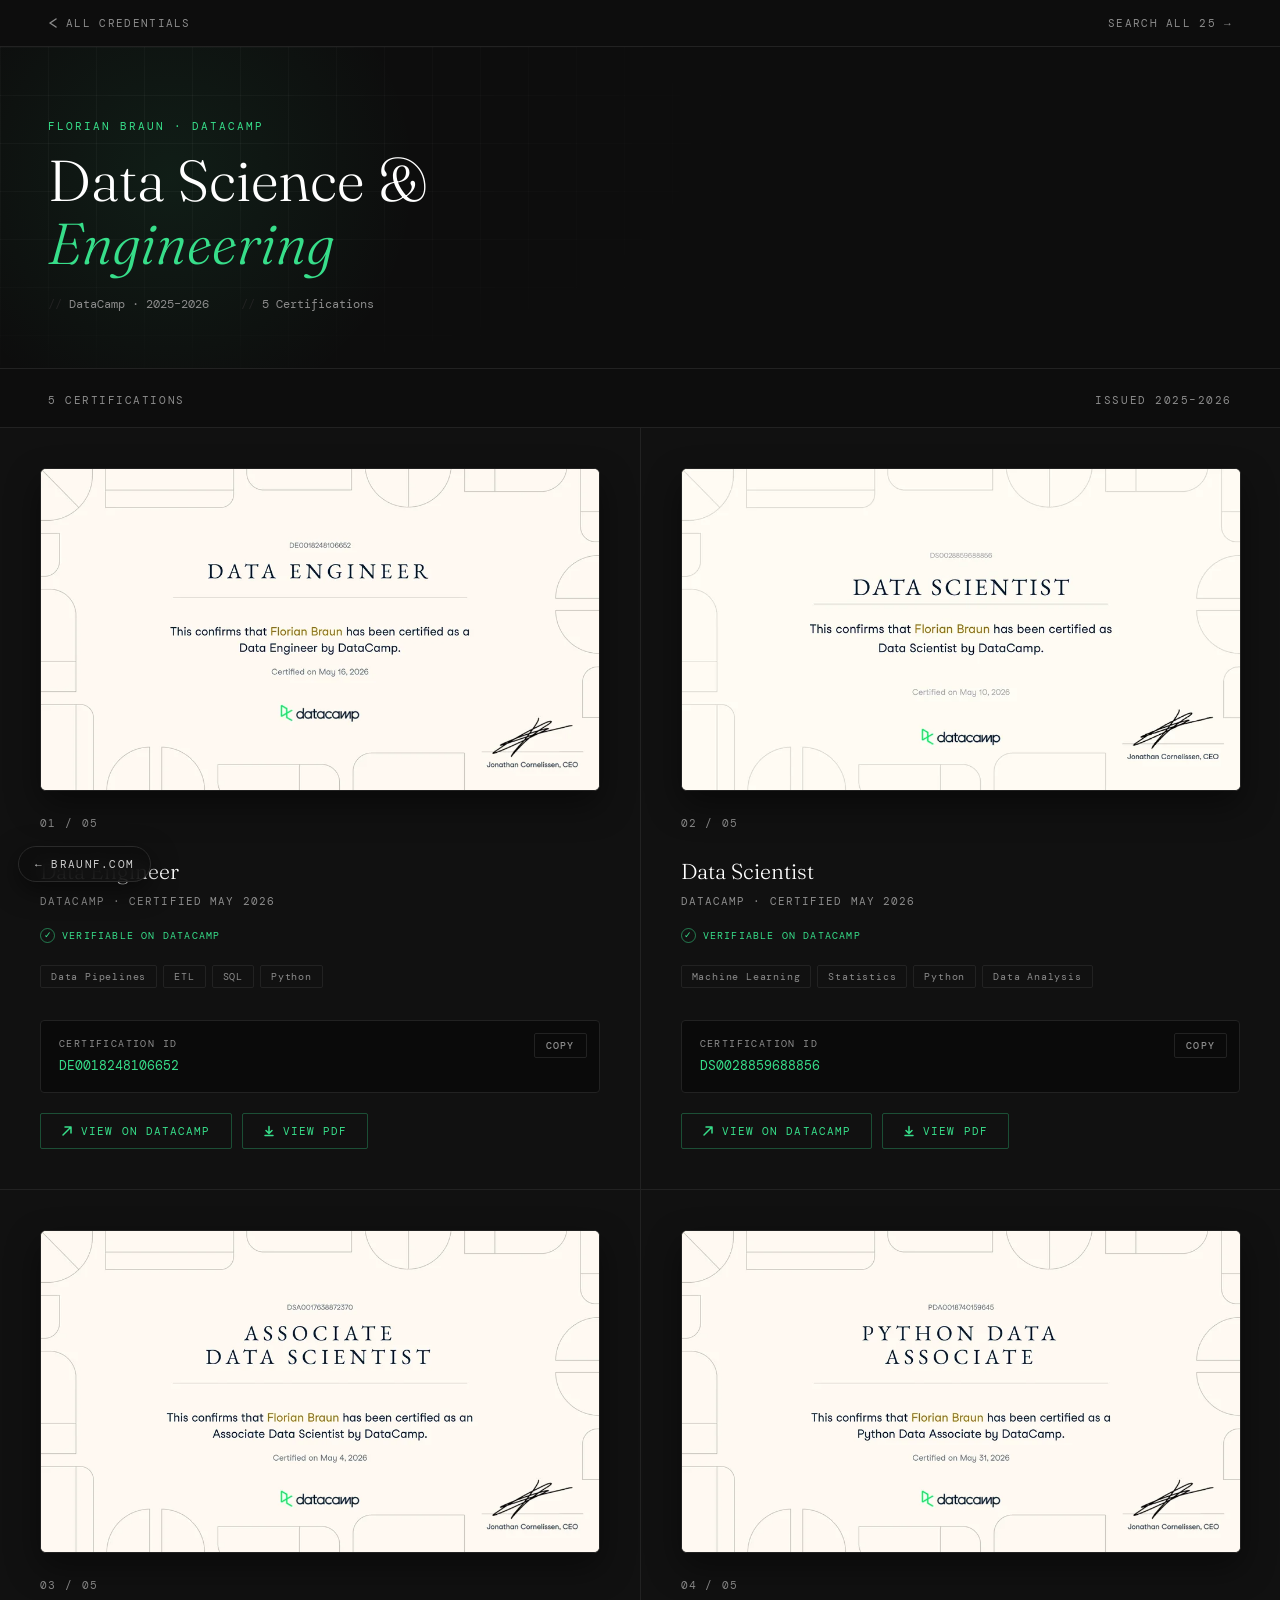
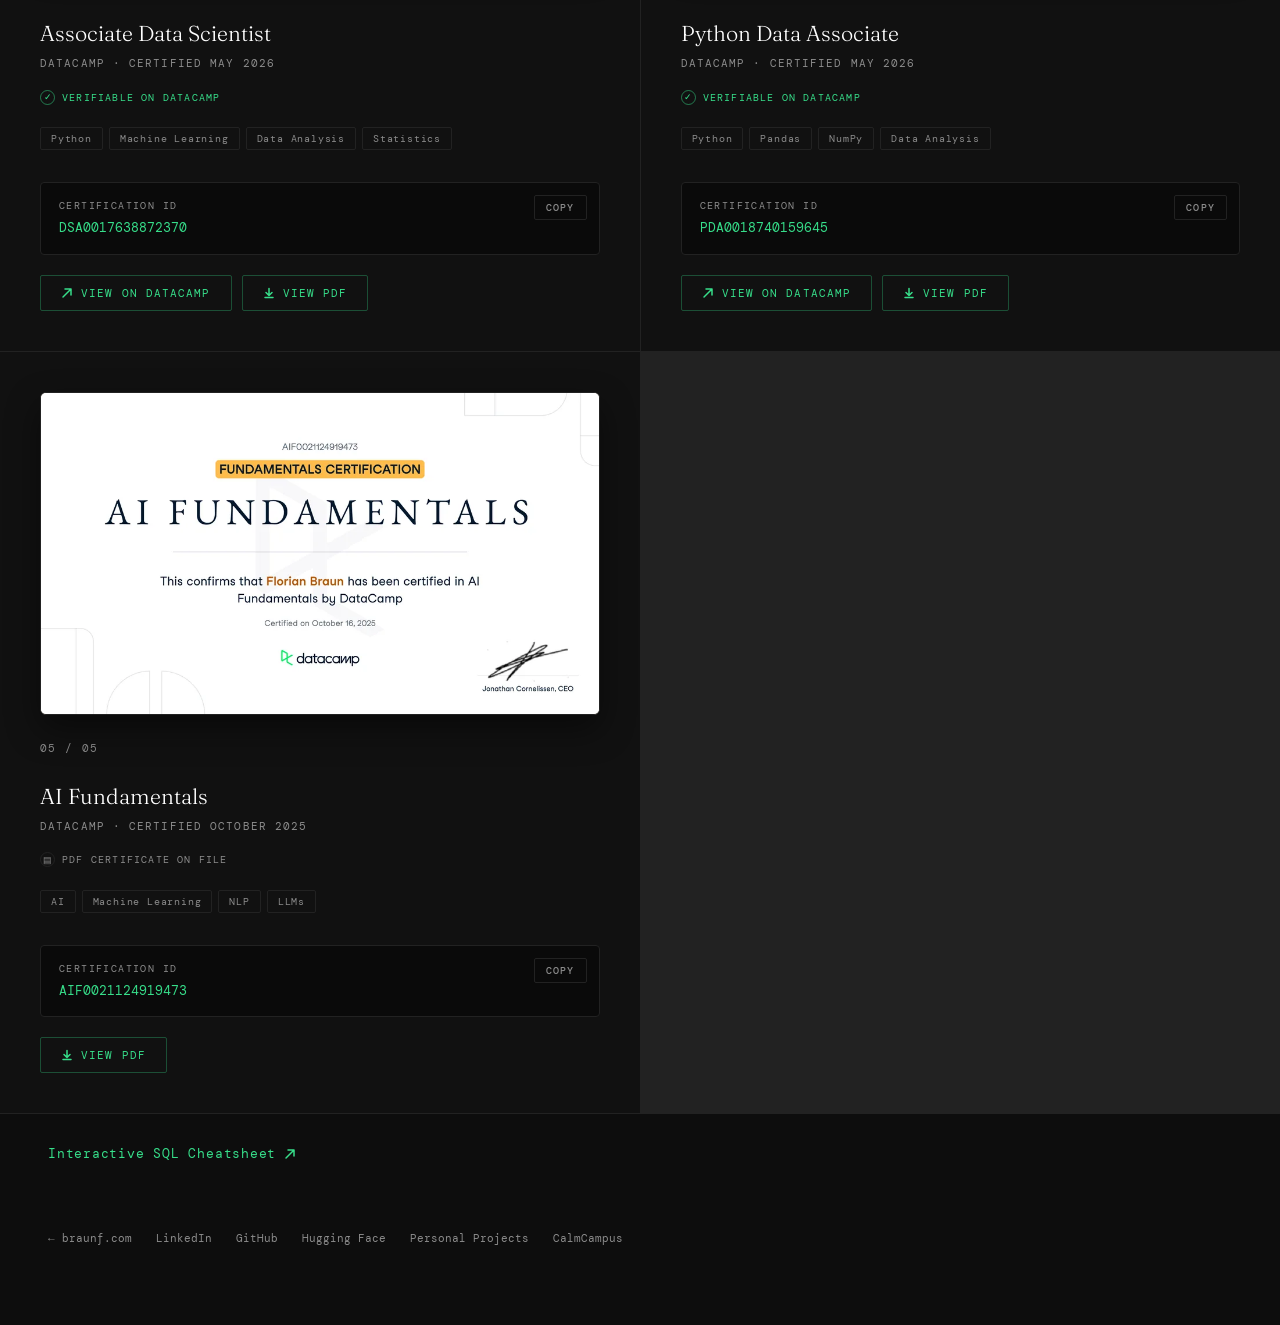
<file: certifications.html>
<!DOCTYPE html>
<html lang="en">
<head>
<meta charset="UTF-8">
<meta name="viewport" content="width=device-width, initial-scale=1.0">
<title>Certifications — Florian Braun</title>
<link rel="icon" href="assets/img/favicon.ico" type="image/x-icon">
<meta property="og:title" content="Florian Braun — DataCamp Certifications">
<meta property="og:description" content="5 DataCamp certifications: Data Engineer, Data Scientist, Associate Data Scientist, Python Data Associate, and AI Fundamentals.">
<meta property="og:image" content="https://data.braunf.com/assets/img/og-image.png">
<meta property="og:type" content="website">
<meta name="twitter:card" content="summary_large_image">
<meta name="twitter:title" content="Florian Braun — DataCamp Certifications">
<meta name="twitter:image" content="https://data.braunf.com/assets/img/og-image.png">
<meta name="description" content="5 DataCamp certifications: Data Engineer, Data Scientist, Associate Data Scientist, Python Data Associate, and AI Fundamentals.">
<link rel="canonical" href="https://data.braunf.com/certifications.html">
<meta property="og:url" content="https://data.braunf.com/certifications.html">
<meta name="theme-color" content="#0d0d0d">
<meta name="twitter:description" content="5 DataCamp certifications: Data Engineer, Data Scientist, Associate Data Scientist, Python Data Associate, and AI Fundamentals.">
<meta property="og:image:alt" content="Florian Braun: DataCamp certifications and credentials">
<link rel="preconnect" href="https://fonts.googleapis.com">
<link rel="preconnect" href="https://fonts.gstatic.com" crossorigin>
<link href="https://fonts.googleapis.com/css2?family=DM+Mono:wght@400;500&family=Fraunces:ital,opsz,wght@0,9..144,300;0,9..144,700;1,9..144,300&display=swap" rel="stylesheet">
<link rel="stylesheet" href="assets/css/style.css">
</head>
<body>

<nav class="back-nav">
  <a class="back-link" href="index.html">
    <svg width="10" height="10" viewBox="0 0 10 10" fill="none">
      <path d="M8 1L2 5L8 9" stroke="currentColor" stroke-width="1.5" stroke-linecap="round" stroke-linejoin="round"/>
    </svg>
    All Credentials
  </a>
  <a class="back-link" href="all.html">Search all 25 <span aria-hidden="true">&rarr;</span></a>
</nav>

<header>
  <p class="label">Florian Braun · DataCamp</p>
  <h1>Data Science &amp;<br><em>Engineering</em></h1>
  <div class="meta">
    <span>DataCamp · 2025–2026</span>
    <span>5 Certifications</span>
  </div>
</header>

<div class="section-header">
  <span>5 Certifications</span>
  <span>Issued 2025–2026</span>
</div>

<div class="grid">

  <!-- 1 -->
  <div class="card">
    <a class="cert-thumb" data-lb="certification-data-engineer-DE0018248106652" data-lb-group="certifications" href="assets/certificates/certification-data-engineer-DE0018248106652.pdf" target="_blank" rel="noopener" aria-label="Open the certificate PDF: Data Engineer"><img src="assets/certs/certification-data-engineer-DE0018248106652.webp" width="960" height="552" loading="lazy" alt="Certificate: Data Engineer"></a>
    <p class="card-number">01 / 05</p>
    <h2 class="card-title">Data Engineer</h2>
    <p class="card-issuer">DATACAMP · CERTIFIED MAY 2026</p>
    <p class="verified-row"><a class="verified" href="https://www.datacamp.com/certificate/DE0018248106652" target="_blank" rel="noopener">Verifiable on DataCamp</a></p>
    <div class="skills">
      <span class="skill-tag">Data Pipelines</span>
      <span class="skill-tag">ETL</span>
      <span class="skill-tag">SQL</span>
      <span class="skill-tag">Python</span>
    </div>
    <div class="credential-block">
      <p class="credential-label">Certification ID</p>
      <p class="credential-id">DE0018248106652</p>
      <button type="button" class="copy-id" data-copy="DE0018248106652" aria-label="Copy credential ID">Copy</button>
    </div>
    <div class="cta-row">
    <a class="cta" href="https://www.datacamp.com/certificate/DE0018248106652" target="_blank" rel="noopener">
      <svg width="12" height="12" viewBox="0 0 12 12" fill="none">
        <path d="M2 10L10 2M10 2H4M10 2V8" stroke="currentColor" stroke-width="1.5" stroke-linecap="round"/>
      </svg>
      View on DataCamp
    </a>
    <a class="cta" href="assets/certificates/certification-data-engineer-DE0018248106652.pdf" target="_blank" rel="noopener">
      <svg width="12" height="12" viewBox="0 0 12 12" fill="none">
        <path d="M6 1.5V8M3 5.5L6 8.5L9 5.5M2 10.5H10" stroke="currentColor" stroke-width="1.5" stroke-linecap="round" stroke-linejoin="round"/>
      </svg>
      View PDF
    </a>
    </div>
  </div>

  <!-- 2 -->
  <div class="card">
    <a class="cert-thumb" data-lb="certification-data-scientist-DS0028859688856" data-lb-group="certifications" href="assets/certificates/certification-data-scientist-DS0028859688856.pdf" target="_blank" rel="noopener" aria-label="Open the certificate PDF: Data Scientist"><img src="assets/certs/certification-data-scientist-DS0028859688856.webp" width="960" height="552" loading="lazy" alt="Certificate: Data Scientist"></a>
    <p class="card-number">02 / 05</p>
    <h2 class="card-title">Data Scientist</h2>
    <p class="card-issuer">DATACAMP · CERTIFIED MAY 2026</p>
    <p class="verified-row"><a class="verified" href="https://www.datacamp.com/certificate/DS0028859688856" target="_blank" rel="noopener">Verifiable on DataCamp</a></p>
    <div class="skills">
      <span class="skill-tag">Machine Learning</span>
      <span class="skill-tag">Statistics</span>
      <span class="skill-tag">Python</span>
      <span class="skill-tag">Data Analysis</span>
    </div>
    <div class="credential-block">
      <p class="credential-label">Certification ID</p>
      <p class="credential-id">DS0028859688856</p>
      <button type="button" class="copy-id" data-copy="DS0028859688856" aria-label="Copy credential ID">Copy</button>
    </div>
    <div class="cta-row">
    <a class="cta" href="https://www.datacamp.com/certificate/DS0028859688856" target="_blank" rel="noopener">
      <svg width="12" height="12" viewBox="0 0 12 12" fill="none">
        <path d="M2 10L10 2M10 2H4M10 2V8" stroke="currentColor" stroke-width="1.5" stroke-linecap="round"/>
      </svg>
      View on DataCamp
    </a>
    <a class="cta" href="assets/certificates/certification-data-scientist-DS0028859688856.pdf" target="_blank" rel="noopener">
      <svg width="12" height="12" viewBox="0 0 12 12" fill="none">
        <path d="M6 1.5V8M3 5.5L6 8.5L9 5.5M2 10.5H10" stroke="currentColor" stroke-width="1.5" stroke-linecap="round" stroke-linejoin="round"/>
      </svg>
      View PDF
    </a>
    </div>
  </div>

  <!-- 3 -->
  <div class="card">
    <a class="cert-thumb" data-lb="certification-associate-data-scientist-DSA0017638872370" data-lb-group="certifications" href="assets/certificates/certification-associate-data-scientist-DSA0017638872370.pdf" target="_blank" rel="noopener" aria-label="Open the certificate PDF: Associate Data Scientist"><img src="assets/certs/certification-associate-data-scientist-DSA0017638872370.webp" width="960" height="552" loading="lazy" alt="Certificate: Associate Data Scientist"></a>
    <p class="card-number">03 / 05</p>
    <h2 class="card-title">Associate Data Scientist</h2>
    <p class="card-issuer">DATACAMP · CERTIFIED MAY 2026</p>
    <p class="verified-row"><a class="verified" href="https://www.datacamp.com/certificate/DSA0017638872370" target="_blank" rel="noopener">Verifiable on DataCamp</a></p>
    <div class="skills">
      <span class="skill-tag">Python</span>
      <span class="skill-tag">Machine Learning</span>
      <span class="skill-tag">Data Analysis</span>
      <span class="skill-tag">Statistics</span>
    </div>
    <div class="credential-block">
      <p class="credential-label">Certification ID</p>
      <p class="credential-id">DSA0017638872370</p>
      <button type="button" class="copy-id" data-copy="DSA0017638872370" aria-label="Copy credential ID">Copy</button>
    </div>
    <div class="cta-row">
    <a class="cta" href="https://www.datacamp.com/certificate/DSA0017638872370" target="_blank" rel="noopener">
      <svg width="12" height="12" viewBox="0 0 12 12" fill="none">
        <path d="M2 10L10 2M10 2H4M10 2V8" stroke="currentColor" stroke-width="1.5" stroke-linecap="round"/>
      </svg>
      View on DataCamp
    </a>
    <a class="cta" href="assets/certificates/certification-associate-data-scientist-DSA0017638872370.pdf" target="_blank" rel="noopener">
      <svg width="12" height="12" viewBox="0 0 12 12" fill="none">
        <path d="M6 1.5V8M3 5.5L6 8.5L9 5.5M2 10.5H10" stroke="currentColor" stroke-width="1.5" stroke-linecap="round" stroke-linejoin="round"/>
      </svg>
      View PDF
    </a>
    </div>
  </div>

  <!-- 4 -->
  <div class="card">
    <a class="cert-thumb" data-lb="certification-python-data-associate-PDA0018740159645" data-lb-group="certifications" href="assets/certificates/certification-python-data-associate-PDA0018740159645.pdf" target="_blank" rel="noopener" aria-label="Open the certificate PDF: Python Data Associate"><img src="assets/certs/certification-python-data-associate-PDA0018740159645.webp" width="960" height="552" loading="lazy" alt="Certificate: Python Data Associate"></a>
    <p class="card-number">04 / 05</p>
    <h2 class="card-title">Python Data Associate</h2>
    <p class="card-issuer">DATACAMP · CERTIFIED MAY 2026</p>
    <p class="verified-row"><a class="verified" href="https://www.datacamp.com/certificate/PDA0018740159645" target="_blank" rel="noopener">Verifiable on DataCamp</a></p>
    <div class="skills">
      <span class="skill-tag">Python</span>
      <span class="skill-tag">Pandas</span>
      <span class="skill-tag">NumPy</span>
      <span class="skill-tag">Data Analysis</span>
    </div>
    <div class="credential-block">
      <p class="credential-label">Certification ID</p>
      <p class="credential-id">PDA0018740159645</p>
      <button type="button" class="copy-id" data-copy="PDA0018740159645" aria-label="Copy credential ID">Copy</button>
    </div>
    <div class="cta-row">
    <a class="cta" href="https://www.datacamp.com/certificate/PDA0018740159645" target="_blank" rel="noopener">
      <svg width="12" height="12" viewBox="0 0 12 12" fill="none">
        <path d="M2 10L10 2M10 2H4M10 2V8" stroke="currentColor" stroke-width="1.5" stroke-linecap="round"/>
      </svg>
      View on DataCamp
    </a>
    <a class="cta" href="assets/certificates/certification-python-data-associate-PDA0018740159645.pdf" target="_blank" rel="noopener">
      <svg width="12" height="12" viewBox="0 0 12 12" fill="none">
        <path d="M6 1.5V8M3 5.5L6 8.5L9 5.5M2 10.5H10" stroke="currentColor" stroke-width="1.5" stroke-linecap="round" stroke-linejoin="round"/>
      </svg>
      View PDF
    </a>
    </div>
  </div>

  <!-- 5 -->
  <div class="card">
    <a class="cert-thumb" data-lb="certification-ai-fundamentals-AIF0021124919473" data-lb-group="certifications" href="assets/certificates/certification-ai-fundamentals-AIF0021124919473.pdf" target="_blank" rel="noopener" aria-label="Open the certificate PDF: AI Fundamentals"><img src="assets/certs/certification-ai-fundamentals-AIF0021124919473.webp" width="960" height="552" loading="lazy" alt="Certificate: AI Fundamentals"></a>
    <p class="card-number">05 / 05</p>
    <h2 class="card-title">AI Fundamentals</h2>
    <p class="card-issuer">DATACAMP · CERTIFIED OCTOBER 2025</p>
    <p class="verified-row"><span class="verified verified-pdf">PDF certificate on file</span></p>
    <div class="skills">
      <span class="skill-tag">AI</span>
      <span class="skill-tag">Machine Learning</span>
      <span class="skill-tag">NLP</span>
      <span class="skill-tag">LLMs</span>
    </div>
    <div class="credential-block">
      <p class="credential-label">Certification ID</p>
      <p class="credential-id">AIF0021124919473</p>
      <button type="button" class="copy-id" data-copy="AIF0021124919473" aria-label="Copy credential ID">Copy</button>
    </div>
    <div class="cta-row">
    <a class="cta" href="assets/certificates/certification-ai-fundamentals-AIF0021124919473.pdf" target="_blank" rel="noopener">
      <svg width="12" height="12" viewBox="0 0 12 12" fill="none">
        <path d="M6 1.5V8M3 5.5L6 8.5L9 5.5M2 10.5H10" stroke="currentColor" stroke-width="1.5" stroke-linecap="round" stroke-linejoin="round"/>
      </svg>
      View PDF
    </a>
    </div>
  </div>

</div>

<div class="resource-bar">
  <a class="resource-bar-link" href="https://www.datacamp.com/pg/sql-query-builder" target="_blank" rel="noopener">
    Interactive SQL Cheatsheet
    <svg width="12" height="12" viewBox="0 0 12 12" fill="none">
      <path d="M2 10L10 2M10 2H4M10 2V8" stroke="currentColor" stroke-width="1.5" stroke-linecap="round"/>
    </svg>
  </a>
</div>

<footer>
  <a href="https://braunf.com">&larr; braunf.com</a>
  <a href="https://www.linkedin.com/in/braunflorian25/" target="_blank" rel="noopener">LinkedIn</a>
  <a href="https://github.com/lumenworksco" target="_blank" rel="noopener">GitHub</a>
  <a href="https://huggingface.co/iPwnds" target="_blank" rel="noopener">Hugging Face</a>
  <a href="https://projects.braunf.com" target="_blank" rel="noopener">Personal Projects</a>
  <a href="https://cc.braunf.com" target="_blank" rel="noopener">CalmCampus</a>
</footer>

<a class="back-pill" data-back href="https://braunf.com/">&larr; braunf.com</a>
<script src="assets/js/creds.js"></script>
<script src="assets/js/lightbox.js"></script>
<script src="assets/js/site.js"></script>
<script src="assets/js/back.js"></script>
</body>
</html>
</file>
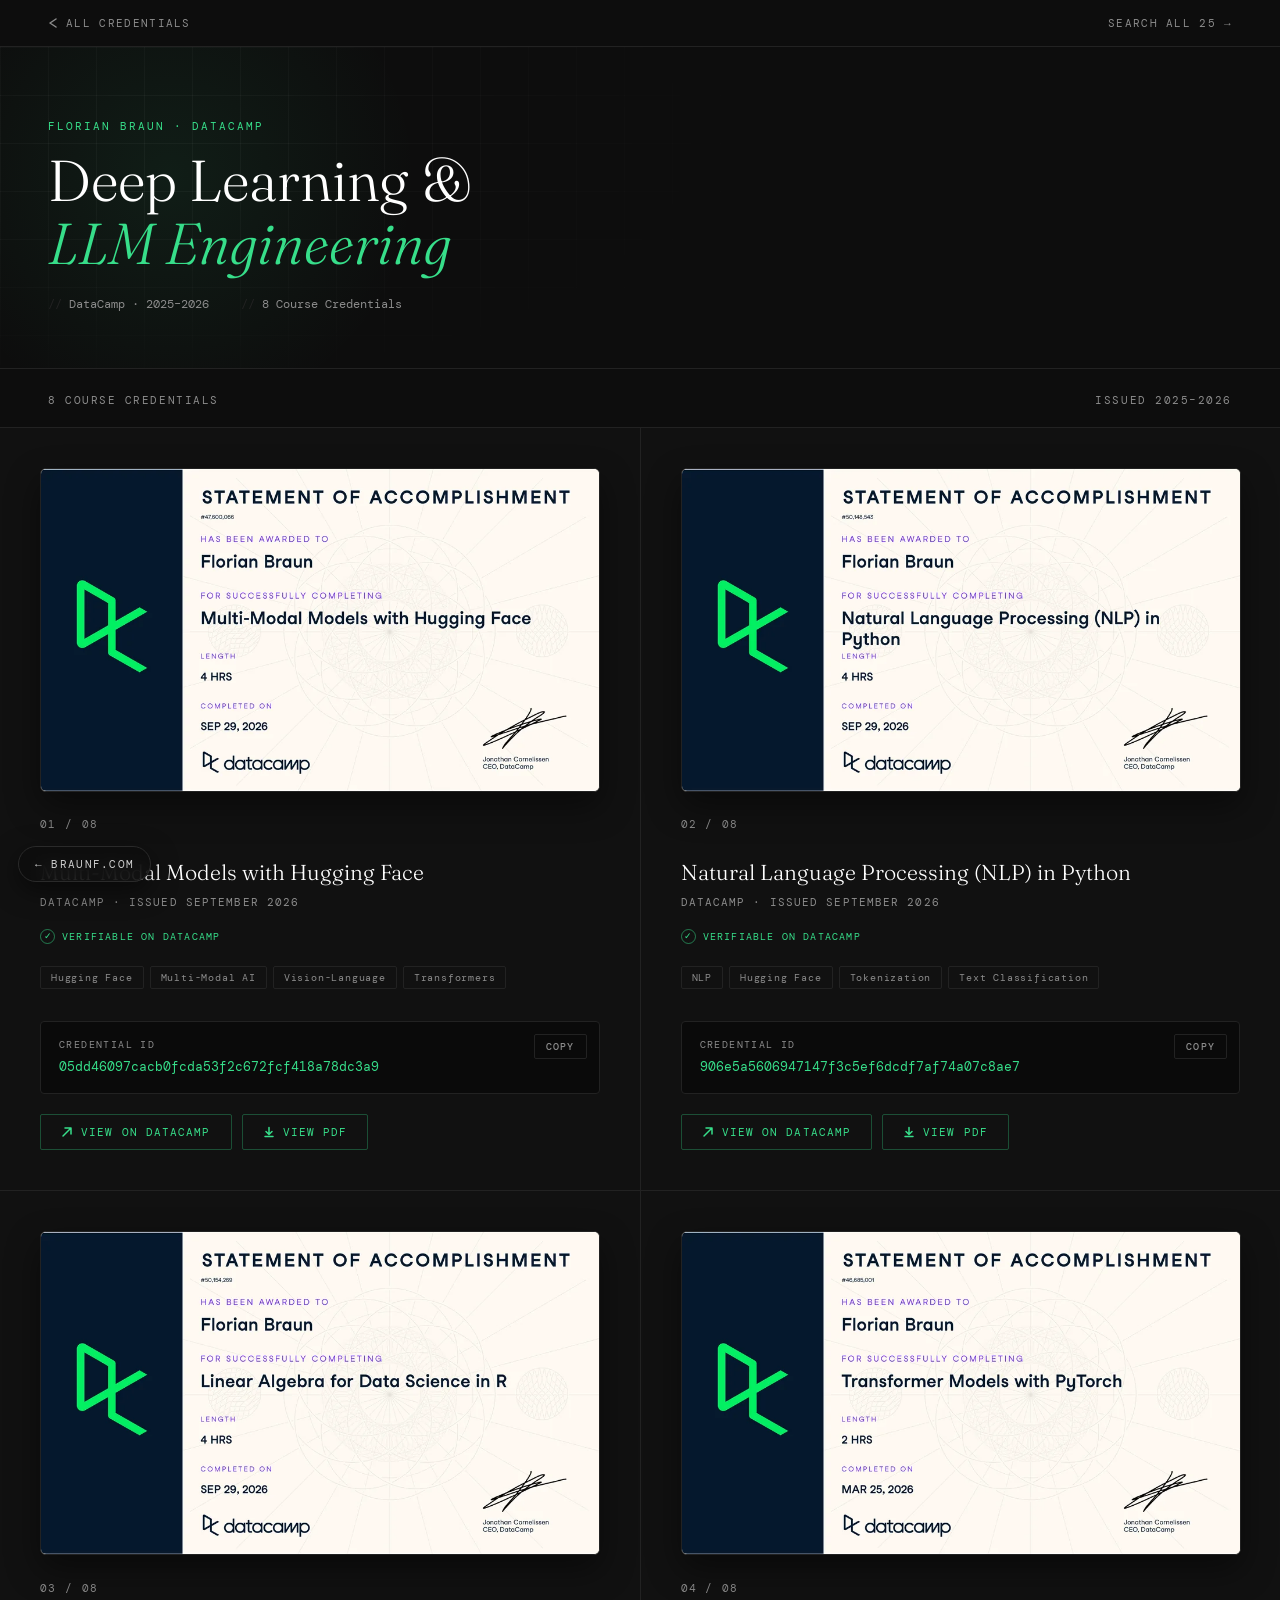
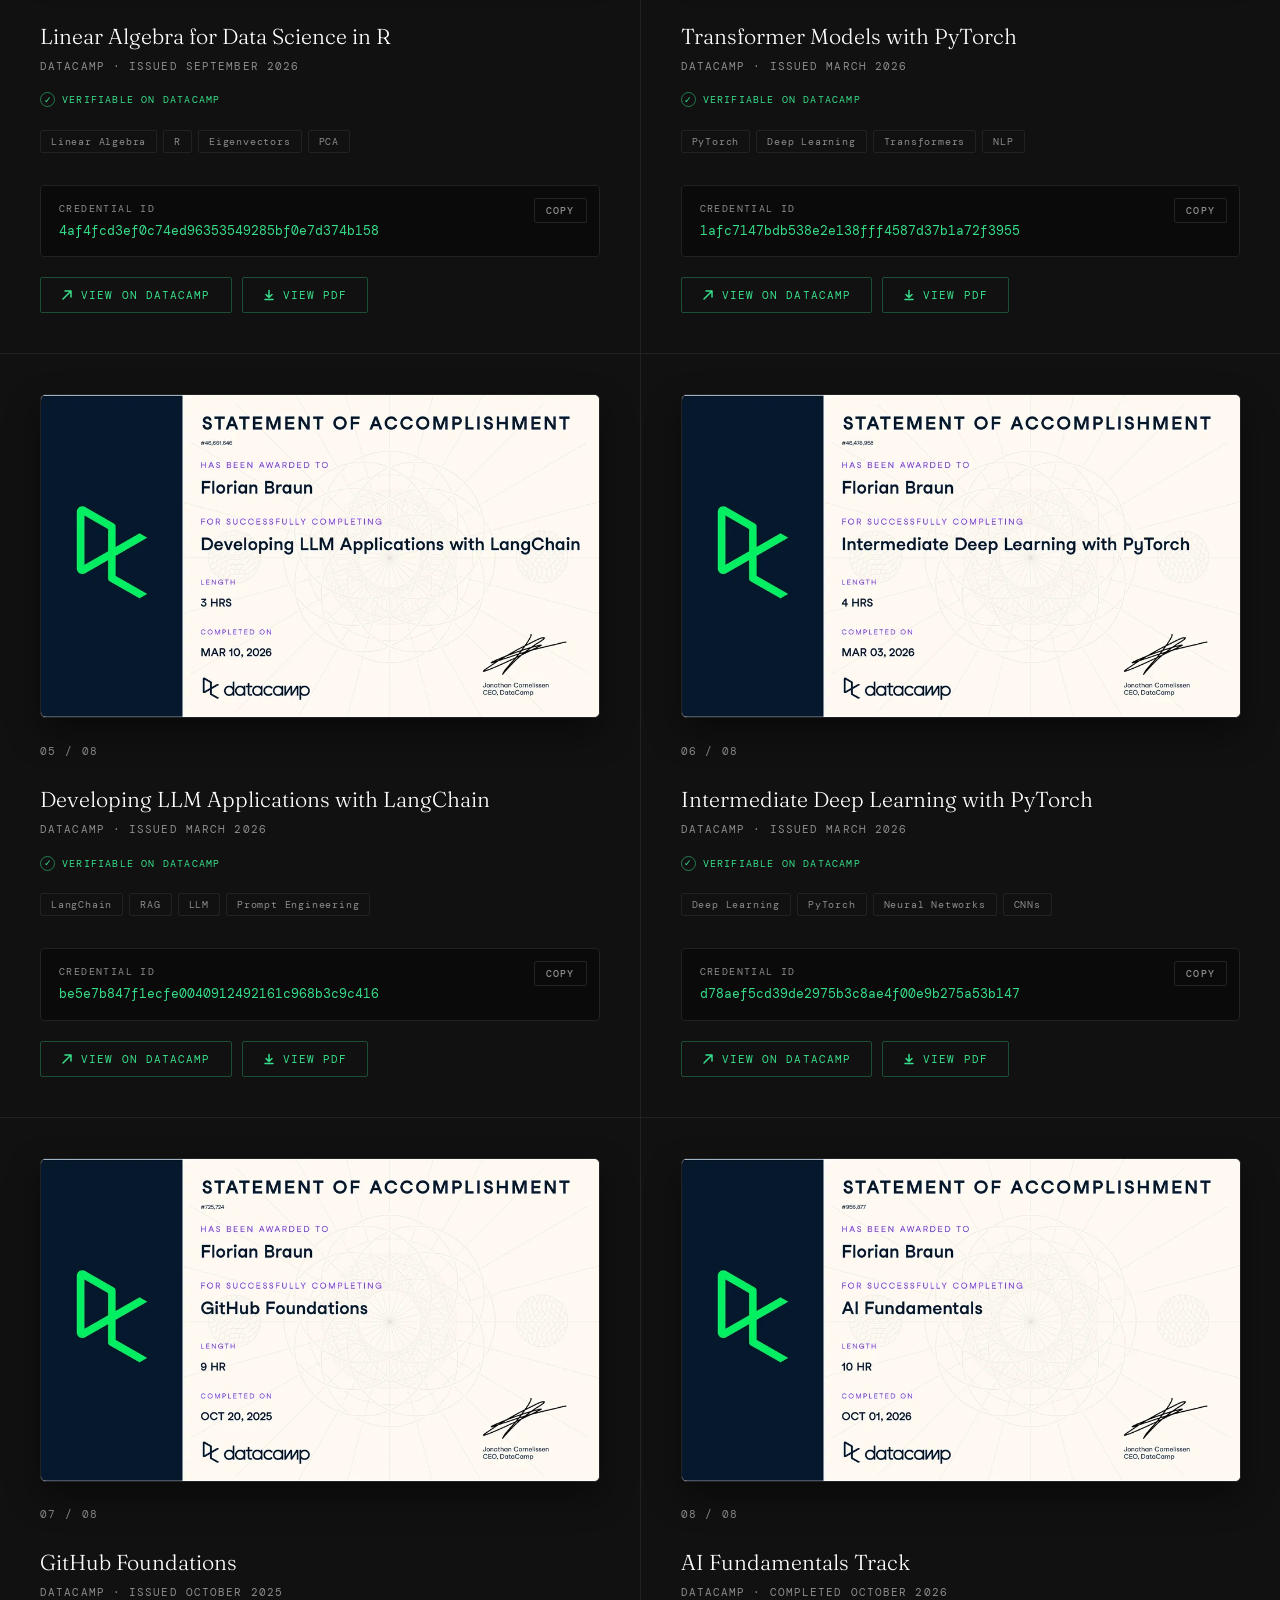
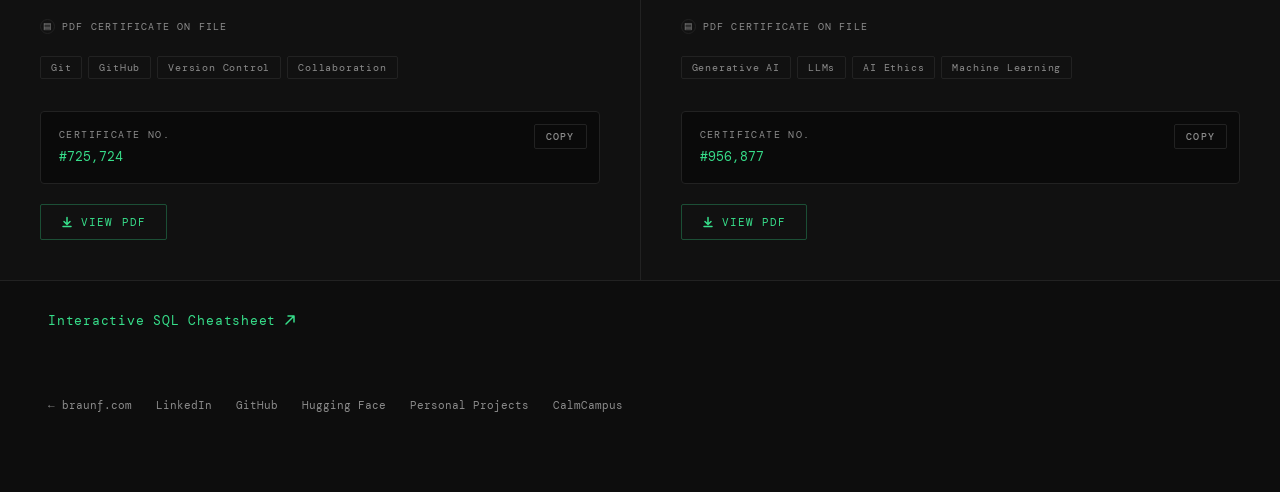
<file: courses.html>
<!DOCTYPE html>
<html lang="en">
<head>
<meta charset="UTF-8">
<meta name="viewport" content="width=device-width, initial-scale=1.0">
<title>Course Credentials — Florian Braun</title>
<link rel="icon" href="assets/img/favicon.ico" type="image/x-icon">
<meta property="og:title" content="Florian Braun — DataCamp Course Credentials">
<meta property="og:description" content="8 DataCamp credentials covering PyTorch, LangChain, RAG, NLP, Linear Algebra, Multi-Modal models with Hugging Face, and the AI Fundamentals and GitHub Foundations tracks.">
<meta property="og:image" content="https://data.braunf.com/assets/img/og-image.png">
<meta property="og:type" content="website">
<meta name="twitter:card" content="summary_large_image">
<meta name="twitter:title" content="Florian Braun — DataCamp Course Credentials">
<meta name="twitter:image" content="https://data.braunf.com/assets/img/og-image.png">
<meta name="description" content="8 DataCamp credentials covering PyTorch, LangChain, RAG, NLP, Linear Algebra, Multi-Modal models with Hugging Face, and the AI Fundamentals and GitHub Foundations tracks.">
<link rel="canonical" href="https://data.braunf.com/courses.html">
<meta property="og:url" content="https://data.braunf.com/courses.html">
<meta name="theme-color" content="#0d0d0d">
<meta name="twitter:description" content="8 DataCamp credentials covering PyTorch, LangChain, RAG, NLP, Linear Algebra, Multi-Modal models with Hugging Face, and the AI Fundamentals and GitHub Foundations tracks.">
<meta property="og:image:alt" content="Florian Braun: DataCamp certifications and credentials">
<link rel="preconnect" href="https://fonts.googleapis.com">
<link rel="preconnect" href="https://fonts.gstatic.com" crossorigin>
<link href="https://fonts.googleapis.com/css2?family=DM+Mono:wght@400;500&family=Fraunces:ital,opsz,wght@0,9..144,300;0,9..144,700;1,9..144,300&display=swap" rel="stylesheet">
<link rel="stylesheet" href="assets/css/style.css">
</head>
<body>

<nav class="back-nav">
  <a class="back-link" href="index.html">
    <svg width="10" height="10" viewBox="0 0 10 10" fill="none">
      <path d="M8 1L2 5L8 9" stroke="currentColor" stroke-width="1.5" stroke-linecap="round" stroke-linejoin="round"/>
    </svg>
    All Credentials
  </a>
  <a class="back-link" href="all.html">Search all 25 <span aria-hidden="true">&rarr;</span></a>
</nav>

<header>
  <p class="label">Florian Braun · DataCamp</p>
  <h1>Deep Learning &amp;<br><em>LLM Engineering</em></h1>
  <div class="meta">
    <span>DataCamp · 2025–2026</span>
    <span>8 Course Credentials</span>
  </div>
</header>

<div class="section-header">
  <span>8 Course Credentials</span>
  <span>Issued 2025–2026</span>
</div>

<div class="grid">

  <!-- 1 -->
  <div class="card">
    <a class="cert-thumb" data-lb="course-multi-modal-models-with-hugging-face-47600066" data-lb-group="courses" href="assets/certificates/course-multi-modal-models-with-hugging-face-47600066.pdf" target="_blank" rel="noopener" aria-label="Open the certificate PDF: Multi-Modal Models with Hugging Face"><img src="assets/certs/course-multi-modal-models-with-hugging-face-47600066.webp" width="960" height="552" loading="lazy" alt="Certificate: Multi-Modal Models with Hugging Face"></a>
    <p class="card-number">01 / 08</p>
    <h2 class="card-title">Multi-Modal Models with Hugging Face</h2>
    <p class="card-issuer">DATACAMP · ISSUED SEPTEMBER 2026</p>
    <p class="verified-row"><a class="verified" href="https://www.datacamp.com/completed/statement-of-accomplishment/course/05dd46097cacb0fcda53f2c672fcf418a78dc3a9" target="_blank" rel="noopener">Verifiable on DataCamp</a></p>
    <div class="skills">
      <span class="skill-tag">Hugging Face</span>
      <span class="skill-tag">Multi-Modal AI</span>
      <span class="skill-tag">Vision-Language</span>
      <span class="skill-tag">Transformers</span>
    </div>
    <div class="credential-block">
      <p class="credential-label">Credential ID</p>
      <p class="credential-id">05dd46097cacb0fcda53f2c672fcf418a78dc3a9</p>
      <button type="button" class="copy-id" data-copy="05dd46097cacb0fcda53f2c672fcf418a78dc3a9" aria-label="Copy credential ID">Copy</button>
    </div>
    <div class="cta-row">
    <a class="cta" href="https://www.datacamp.com/completed/statement-of-accomplishment/course/05dd46097cacb0fcda53f2c672fcf418a78dc3a9" target="_blank" rel="noopener">
      <svg width="12" height="12" viewBox="0 0 12 12" fill="none">
        <path d="M2 10L10 2M10 2H4M10 2V8" stroke="currentColor" stroke-width="1.5" stroke-linecap="round"/>
      </svg>
      View on DataCamp
    </a>
    <a class="cta" href="assets/certificates/course-multi-modal-models-with-hugging-face-47600066.pdf" target="_blank" rel="noopener">
      <svg width="12" height="12" viewBox="0 0 12 12" fill="none">
        <path d="M6 1.5V8M3 5.5L6 8.5L9 5.5M2 10.5H10" stroke="currentColor" stroke-width="1.5" stroke-linecap="round" stroke-linejoin="round"/>
      </svg>
      View PDF
    </a>
    </div>
  </div>

  <!-- 2 -->
  <div class="card">
    <a class="cert-thumb" data-lb="course-natural-language-processing-nlp-in-python-50148543" data-lb-group="courses" href="assets/certificates/course-natural-language-processing-nlp-in-python-50148543.pdf" target="_blank" rel="noopener" aria-label="Open the certificate PDF: Natural Language Processing (NLP) in Python"><img src="assets/certs/course-natural-language-processing-nlp-in-python-50148543.webp" width="960" height="552" loading="lazy" alt="Certificate: Natural Language Processing (NLP) in Python"></a>
    <p class="card-number">02 / 08</p>
    <h2 class="card-title">Natural Language Processing (NLP) in Python</h2>
    <p class="card-issuer">DATACAMP · ISSUED SEPTEMBER 2026</p>
    <p class="verified-row"><a class="verified" href="https://www.datacamp.com/completed/statement-of-accomplishment/course/906e5a5606947147f3c5ef6dcdf7af74a07c8ae7" target="_blank" rel="noopener">Verifiable on DataCamp</a></p>
    <div class="skills">
      <span class="skill-tag">NLP</span>
      <span class="skill-tag">Hugging Face</span>
      <span class="skill-tag">Tokenization</span>
      <span class="skill-tag">Text Classification</span>
    </div>
    <div class="credential-block">
      <p class="credential-label">Credential ID</p>
      <p class="credential-id">906e5a5606947147f3c5ef6dcdf7af74a07c8ae7</p>
      <button type="button" class="copy-id" data-copy="906e5a5606947147f3c5ef6dcdf7af74a07c8ae7" aria-label="Copy credential ID">Copy</button>
    </div>
    <div class="cta-row">
    <a class="cta" href="https://www.datacamp.com/completed/statement-of-accomplishment/course/906e5a5606947147f3c5ef6dcdf7af74a07c8ae7" target="_blank" rel="noopener">
      <svg width="12" height="12" viewBox="0 0 12 12" fill="none">
        <path d="M2 10L10 2M10 2H4M10 2V8" stroke="currentColor" stroke-width="1.5" stroke-linecap="round"/>
      </svg>
      View on DataCamp
    </a>
    <a class="cta" href="assets/certificates/course-natural-language-processing-nlp-in-python-50148543.pdf" target="_blank" rel="noopener">
      <svg width="12" height="12" viewBox="0 0 12 12" fill="none">
        <path d="M6 1.5V8M3 5.5L6 8.5L9 5.5M2 10.5H10" stroke="currentColor" stroke-width="1.5" stroke-linecap="round" stroke-linejoin="round"/>
      </svg>
      View PDF
    </a>
    </div>
  </div>

  <!-- 3 -->
  <div class="card">
    <a class="cert-thumb" data-lb="course-linear-algebra-for-data-science-in-r-50154269" data-lb-group="courses" href="assets/certificates/course-linear-algebra-for-data-science-in-r-50154269.pdf" target="_blank" rel="noopener" aria-label="Open the certificate PDF: Linear Algebra for Data Science in R"><img src="assets/certs/course-linear-algebra-for-data-science-in-r-50154269.webp" width="960" height="552" loading="lazy" alt="Certificate: Linear Algebra for Data Science in R"></a>
    <p class="card-number">03 / 08</p>
    <h2 class="card-title">Linear Algebra for Data Science in R</h2>
    <p class="card-issuer">DATACAMP · ISSUED SEPTEMBER 2026</p>
    <p class="verified-row"><a class="verified" href="https://www.datacamp.com/completed/statement-of-accomplishment/course/4af4fcd3ef0c74ed96353549285bf0e7d374b158" target="_blank" rel="noopener">Verifiable on DataCamp</a></p>
    <div class="skills">
      <span class="skill-tag">Linear Algebra</span>
      <span class="skill-tag">R</span>
      <span class="skill-tag">Eigenvectors</span>
      <span class="skill-tag">PCA</span>
    </div>
    <div class="credential-block">
      <p class="credential-label">Credential ID</p>
      <p class="credential-id">4af4fcd3ef0c74ed96353549285bf0e7d374b158</p>
      <button type="button" class="copy-id" data-copy="4af4fcd3ef0c74ed96353549285bf0e7d374b158" aria-label="Copy credential ID">Copy</button>
    </div>
    <div class="cta-row">
    <a class="cta" href="https://www.datacamp.com/completed/statement-of-accomplishment/course/4af4fcd3ef0c74ed96353549285bf0e7d374b158" target="_blank" rel="noopener">
      <svg width="12" height="12" viewBox="0 0 12 12" fill="none">
        <path d="M2 10L10 2M10 2H4M10 2V8" stroke="currentColor" stroke-width="1.5" stroke-linecap="round"/>
      </svg>
      View on DataCamp
    </a>
    <a class="cta" href="assets/certificates/course-linear-algebra-for-data-science-in-r-50154269.pdf" target="_blank" rel="noopener">
      <svg width="12" height="12" viewBox="0 0 12 12" fill="none">
        <path d="M6 1.5V8M3 5.5L6 8.5L9 5.5M2 10.5H10" stroke="currentColor" stroke-width="1.5" stroke-linecap="round" stroke-linejoin="round"/>
      </svg>
      View PDF
    </a>
    </div>
  </div>

  <!-- 4 -->
  <div class="card">
    <a class="cert-thumb" data-lb="course-transformer-models-with-pytorch-46685001" data-lb-group="courses" href="assets/certificates/course-transformer-models-with-pytorch-46685001.pdf" target="_blank" rel="noopener" aria-label="Open the certificate PDF: Transformer Models with PyTorch"><img src="assets/certs/course-transformer-models-with-pytorch-46685001.webp" width="960" height="552" loading="lazy" alt="Certificate: Transformer Models with PyTorch"></a>
    <p class="card-number">04 / 08</p>
    <h2 class="card-title">Transformer Models with PyTorch</h2>
    <p class="card-issuer">DATACAMP · ISSUED MARCH 2026</p>
    <p class="verified-row"><a class="verified" href="https://www.datacamp.com/completed/statement-of-accomplishment/course/1afc7147bdb538e2e138fff4587d37b1a72f3955" target="_blank" rel="noopener">Verifiable on DataCamp</a></p>
    <div class="skills">
      <span class="skill-tag">PyTorch</span>
      <span class="skill-tag">Deep Learning</span>
      <span class="skill-tag">Transformers</span>
      <span class="skill-tag">NLP</span>
    </div>
    <div class="credential-block">
      <p class="credential-label">Credential ID</p>
      <p class="credential-id">1afc7147bdb538e2e138fff4587d37b1a72f3955</p>
      <button type="button" class="copy-id" data-copy="1afc7147bdb538e2e138fff4587d37b1a72f3955" aria-label="Copy credential ID">Copy</button>
    </div>
    <div class="cta-row">
    <a class="cta" href="https://www.datacamp.com/completed/statement-of-accomplishment/course/1afc7147bdb538e2e138fff4587d37b1a72f3955" target="_blank" rel="noopener">
      <svg width="12" height="12" viewBox="0 0 12 12" fill="none">
        <path d="M2 10L10 2M10 2H4M10 2V8" stroke="currentColor" stroke-width="1.5" stroke-linecap="round"/>
      </svg>
      View on DataCamp
    </a>
    <a class="cta" href="assets/certificates/course-transformer-models-with-pytorch-46685001.pdf" target="_blank" rel="noopener">
      <svg width="12" height="12" viewBox="0 0 12 12" fill="none">
        <path d="M6 1.5V8M3 5.5L6 8.5L9 5.5M2 10.5H10" stroke="currentColor" stroke-width="1.5" stroke-linecap="round" stroke-linejoin="round"/>
      </svg>
      View PDF
    </a>
    </div>
  </div>

  <!-- 5 -->
  <div class="card">
    <a class="cert-thumb" data-lb="course-developing-llm-applications-with-langchain-46661646" data-lb-group="courses" href="assets/certificates/course-developing-llm-applications-with-langchain-46661646.pdf" target="_blank" rel="noopener" aria-label="Open the certificate PDF: Developing LLM Applications with LangChain"><img src="assets/certs/course-developing-llm-applications-with-langchain-46661646.webp" width="960" height="552" loading="lazy" alt="Certificate: Developing LLM Applications with LangChain"></a>
    <p class="card-number">05 / 08</p>
    <h2 class="card-title">Developing LLM Applications with LangChain</h2>
    <p class="card-issuer">DATACAMP · ISSUED MARCH 2026</p>
    <p class="verified-row"><a class="verified" href="https://www.datacamp.com/completed/statement-of-accomplishment/course/be5e7b847f1ecfe0040912492161c968b3c9c416" target="_blank" rel="noopener">Verifiable on DataCamp</a></p>
    <div class="skills">
      <span class="skill-tag">LangChain</span>
      <span class="skill-tag">RAG</span>
      <span class="skill-tag">LLM</span>
      <span class="skill-tag">Prompt Engineering</span>
    </div>
    <div class="credential-block">
      <p class="credential-label">Credential ID</p>
      <p class="credential-id">be5e7b847f1ecfe0040912492161c968b3c9c416</p>
      <button type="button" class="copy-id" data-copy="be5e7b847f1ecfe0040912492161c968b3c9c416" aria-label="Copy credential ID">Copy</button>
    </div>
    <div class="cta-row">
    <a class="cta" href="https://www.datacamp.com/completed/statement-of-accomplishment/course/be5e7b847f1ecfe0040912492161c968b3c9c416" target="_blank" rel="noopener">
      <svg width="12" height="12" viewBox="0 0 12 12" fill="none">
        <path d="M2 10L10 2M10 2H4M10 2V8" stroke="currentColor" stroke-width="1.5" stroke-linecap="round"/>
      </svg>
      View on DataCamp
    </a>
    <a class="cta" href="assets/certificates/course-developing-llm-applications-with-langchain-46661646.pdf" target="_blank" rel="noopener">
      <svg width="12" height="12" viewBox="0 0 12 12" fill="none">
        <path d="M6 1.5V8M3 5.5L6 8.5L9 5.5M2 10.5H10" stroke="currentColor" stroke-width="1.5" stroke-linecap="round" stroke-linejoin="round"/>
      </svg>
      View PDF
    </a>
    </div>
  </div>

  <!-- 6 -->
  <div class="card">
    <a class="cert-thumb" data-lb="course-intermediate-deep-learning-with-pytorch-46478958" data-lb-group="courses" href="assets/certificates/course-intermediate-deep-learning-with-pytorch-46478958.pdf" target="_blank" rel="noopener" aria-label="Open the certificate PDF: Intermediate Deep Learning with PyTorch"><img src="assets/certs/course-intermediate-deep-learning-with-pytorch-46478958.webp" width="960" height="552" loading="lazy" alt="Certificate: Intermediate Deep Learning with PyTorch"></a>
    <p class="card-number">06 / 08</p>
    <h2 class="card-title">Intermediate Deep Learning with PyTorch</h2>
    <p class="card-issuer">DATACAMP · ISSUED MARCH 2026</p>
    <p class="verified-row"><a class="verified" href="https://www.datacamp.com/completed/statement-of-accomplishment/course/d78aef5cd39de2975b3c8ae4f00e9b275a53b147" target="_blank" rel="noopener">Verifiable on DataCamp</a></p>
    <div class="skills">
      <span class="skill-tag">Deep Learning</span>
      <span class="skill-tag">PyTorch</span>
      <span class="skill-tag">Neural Networks</span>
      <span class="skill-tag">CNNs</span>
    </div>
    <div class="credential-block">
      <p class="credential-label">Credential ID</p>
      <p class="credential-id">d78aef5cd39de2975b3c8ae4f00e9b275a53b147</p>
      <button type="button" class="copy-id" data-copy="d78aef5cd39de2975b3c8ae4f00e9b275a53b147" aria-label="Copy credential ID">Copy</button>
    </div>
    <div class="cta-row">
    <a class="cta" href="https://www.datacamp.com/completed/statement-of-accomplishment/course/d78aef5cd39de2975b3c8ae4f00e9b275a53b147" target="_blank" rel="noopener">
      <svg width="12" height="12" viewBox="0 0 12 12" fill="none">
        <path d="M2 10L10 2M10 2H4M10 2V8" stroke="currentColor" stroke-width="1.5" stroke-linecap="round"/>
      </svg>
      View on DataCamp
    </a>
    <a class="cta" href="assets/certificates/course-intermediate-deep-learning-with-pytorch-46478958.pdf" target="_blank" rel="noopener">
      <svg width="12" height="12" viewBox="0 0 12 12" fill="none">
        <path d="M6 1.5V8M3 5.5L6 8.5L9 5.5M2 10.5H10" stroke="currentColor" stroke-width="1.5" stroke-linecap="round" stroke-linejoin="round"/>
      </svg>
      View PDF
    </a>
    </div>
  </div>

  <!-- 7 -->
  <div class="card">
    <a class="cert-thumb" data-lb="track-github-foundations-725724" data-lb-group="courses" href="assets/certificates/track-github-foundations-725724.pdf" target="_blank" rel="noopener" aria-label="Open the certificate PDF: GitHub Foundations"><img src="assets/certs/track-github-foundations-725724.webp" width="960" height="552" loading="lazy" alt="Certificate: GitHub Foundations"></a>
    <p class="card-number">07 / 08</p>
    <h2 class="card-title">GitHub Foundations</h2>
    <p class="card-issuer">DATACAMP · ISSUED OCTOBER 2025</p>
    <p class="verified-row"><span class="verified verified-pdf">PDF certificate on file</span></p>
    <div class="skills">
      <span class="skill-tag">Git</span>
      <span class="skill-tag">GitHub</span>
      <span class="skill-tag">Version Control</span>
      <span class="skill-tag">Collaboration</span>
    </div>
    <div class="credential-block">
      <p class="credential-label">Certificate No.</p>
      <p class="credential-id">#725,724</p>
      <button type="button" class="copy-id" data-copy="#725,724" aria-label="Copy credential ID">Copy</button>
    </div>
    <div class="cta-row">
    <a class="cta" href="assets/certificates/track-github-foundations-725724.pdf" target="_blank" rel="noopener">
      <svg width="12" height="12" viewBox="0 0 12 12" fill="none">
        <path d="M6 1.5V8M3 5.5L6 8.5L9 5.5M2 10.5H10" stroke="currentColor" stroke-width="1.5" stroke-linecap="round" stroke-linejoin="round"/>
      </svg>
      View PDF
    </a>
    </div>
  </div>

  <!-- 8 -->
  <div class="card">
    <a class="cert-thumb" data-lb="track-ai-fundamentals-956877" data-lb-group="courses" href="assets/certificates/track-ai-fundamentals-956877.pdf" target="_blank" rel="noopener" aria-label="Open the certificate PDF: AI Fundamentals Track"><img src="assets/certs/track-ai-fundamentals-956877.webp" width="960" height="552" loading="lazy" alt="Certificate: AI Fundamentals Track"></a>
    <p class="card-number">08 / 08</p>
    <h2 class="card-title">AI Fundamentals Track</h2>
    <p class="card-issuer">DATACAMP · COMPLETED OCTOBER 2026</p>
    <p class="verified-row"><span class="verified verified-pdf">PDF certificate on file</span></p>
    <div class="skills">
      <span class="skill-tag">Generative AI</span>
      <span class="skill-tag">LLMs</span>
      <span class="skill-tag">AI Ethics</span>
      <span class="skill-tag">Machine Learning</span>
    </div>
    <div class="credential-block">
      <p class="credential-label">Certificate No.</p>
      <p class="credential-id">#956,877</p>
      <button type="button" class="copy-id" data-copy="#956,877" aria-label="Copy credential ID">Copy</button>
    </div>
    <div class="cta-row">
    <a class="cta" href="assets/certificates/track-ai-fundamentals-956877.pdf" target="_blank" rel="noopener">
      <svg width="12" height="12" viewBox="0 0 12 12" fill="none">
        <path d="M6 1.5V8M3 5.5L6 8.5L9 5.5M2 10.5H10" stroke="currentColor" stroke-width="1.5" stroke-linecap="round" stroke-linejoin="round"/>
      </svg>
      View PDF
    </a>
    </div>
  </div>

</div>

<div class="resource-bar">
  <a class="resource-bar-link" href="https://www.datacamp.com/pg/sql-query-builder" target="_blank" rel="noopener">
    Interactive SQL Cheatsheet
    <svg width="12" height="12" viewBox="0 0 12 12" fill="none">
      <path d="M2 10L10 2M10 2H4M10 2V8" stroke="currentColor" stroke-width="1.5" stroke-linecap="round"/>
    </svg>
  </a>
</div>

<footer>
  <a href="https://braunf.com">&larr; braunf.com</a>
  <a href="https://www.linkedin.com/in/braunflorian25/" target="_blank" rel="noopener">LinkedIn</a>
  <a href="https://github.com/lumenworksco" target="_blank" rel="noopener">GitHub</a>
  <a href="https://huggingface.co/iPwnds" target="_blank" rel="noopener">Hugging Face</a>
  <a href="https://projects.braunf.com" target="_blank" rel="noopener">Personal Projects</a>
  <a href="https://cc.braunf.com" target="_blank" rel="noopener">CalmCampus</a>
</footer>

<a class="back-pill" data-back href="https://braunf.com/">&larr; braunf.com</a>
<script src="assets/js/creds.js"></script>
<script src="assets/js/lightbox.js"></script>
<script src="assets/js/site.js"></script>
<script src="assets/js/back.js"></script>
</body>
</html>
</file>
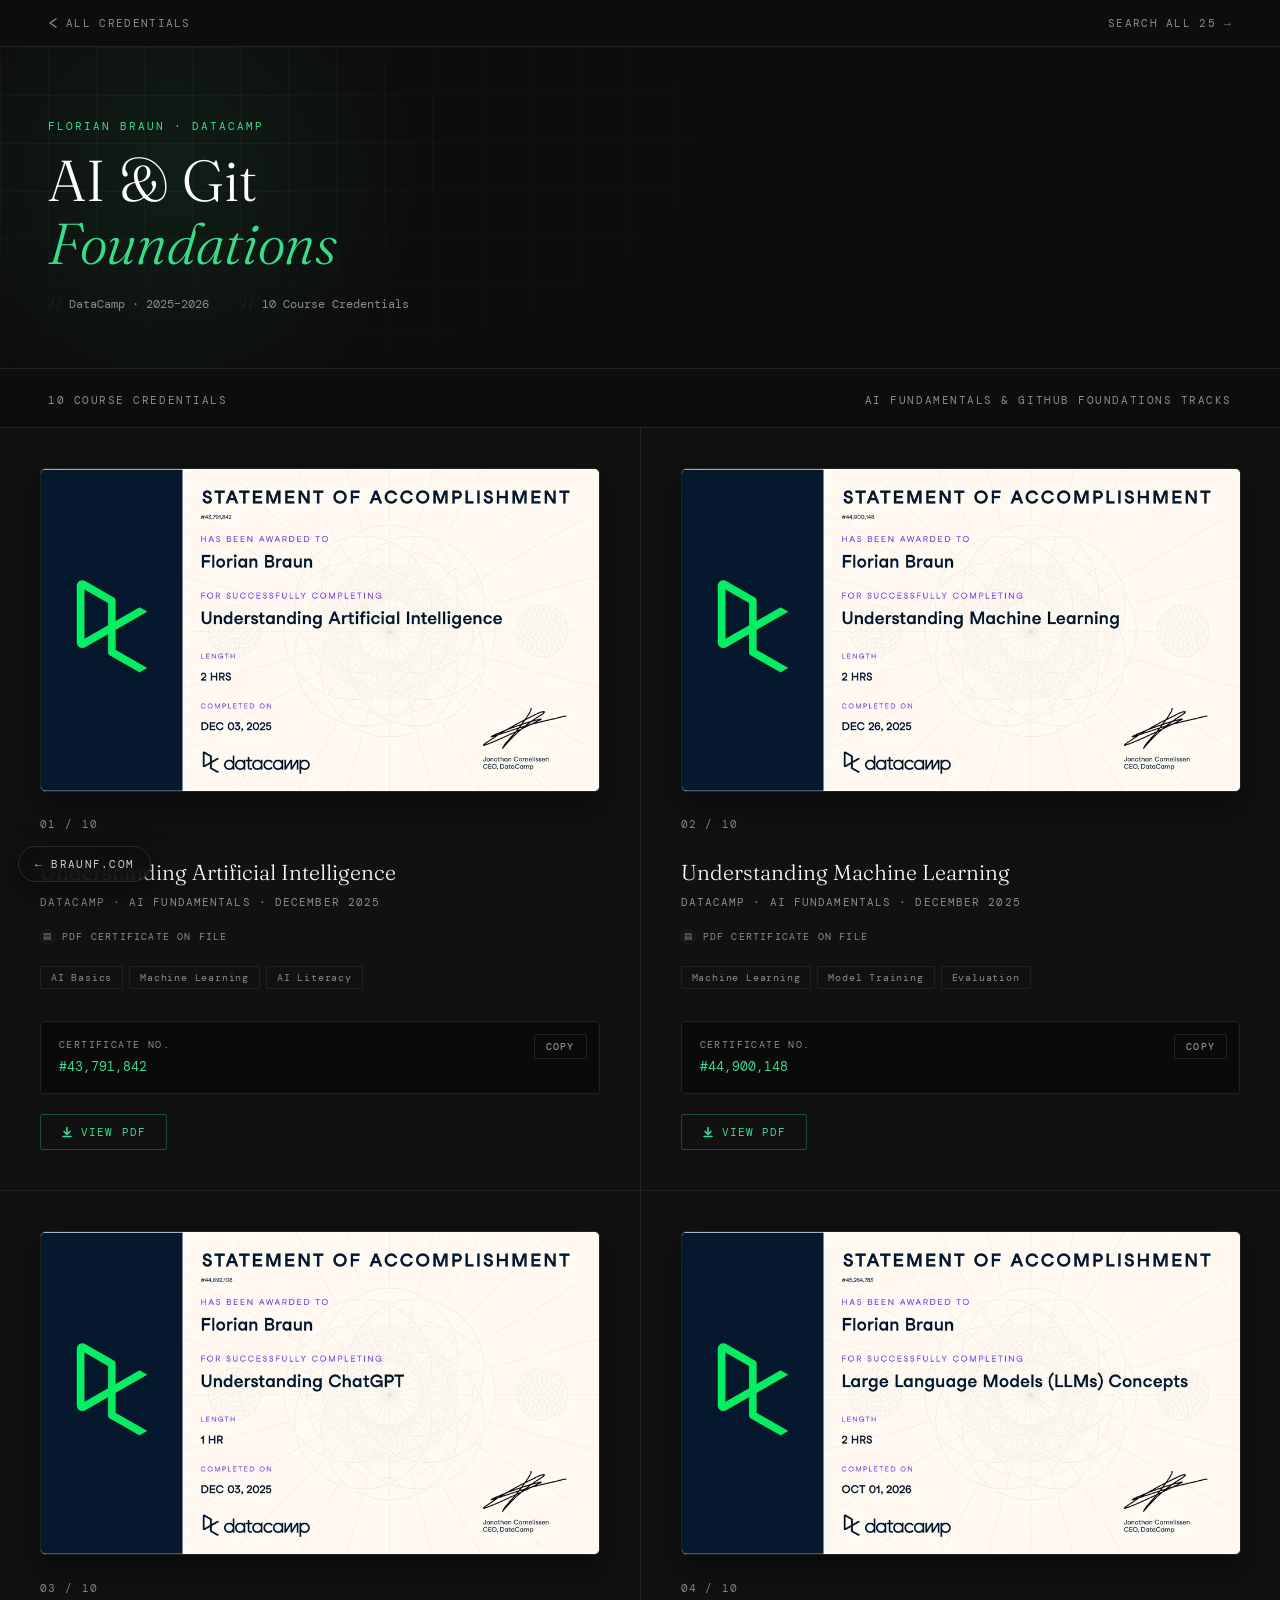
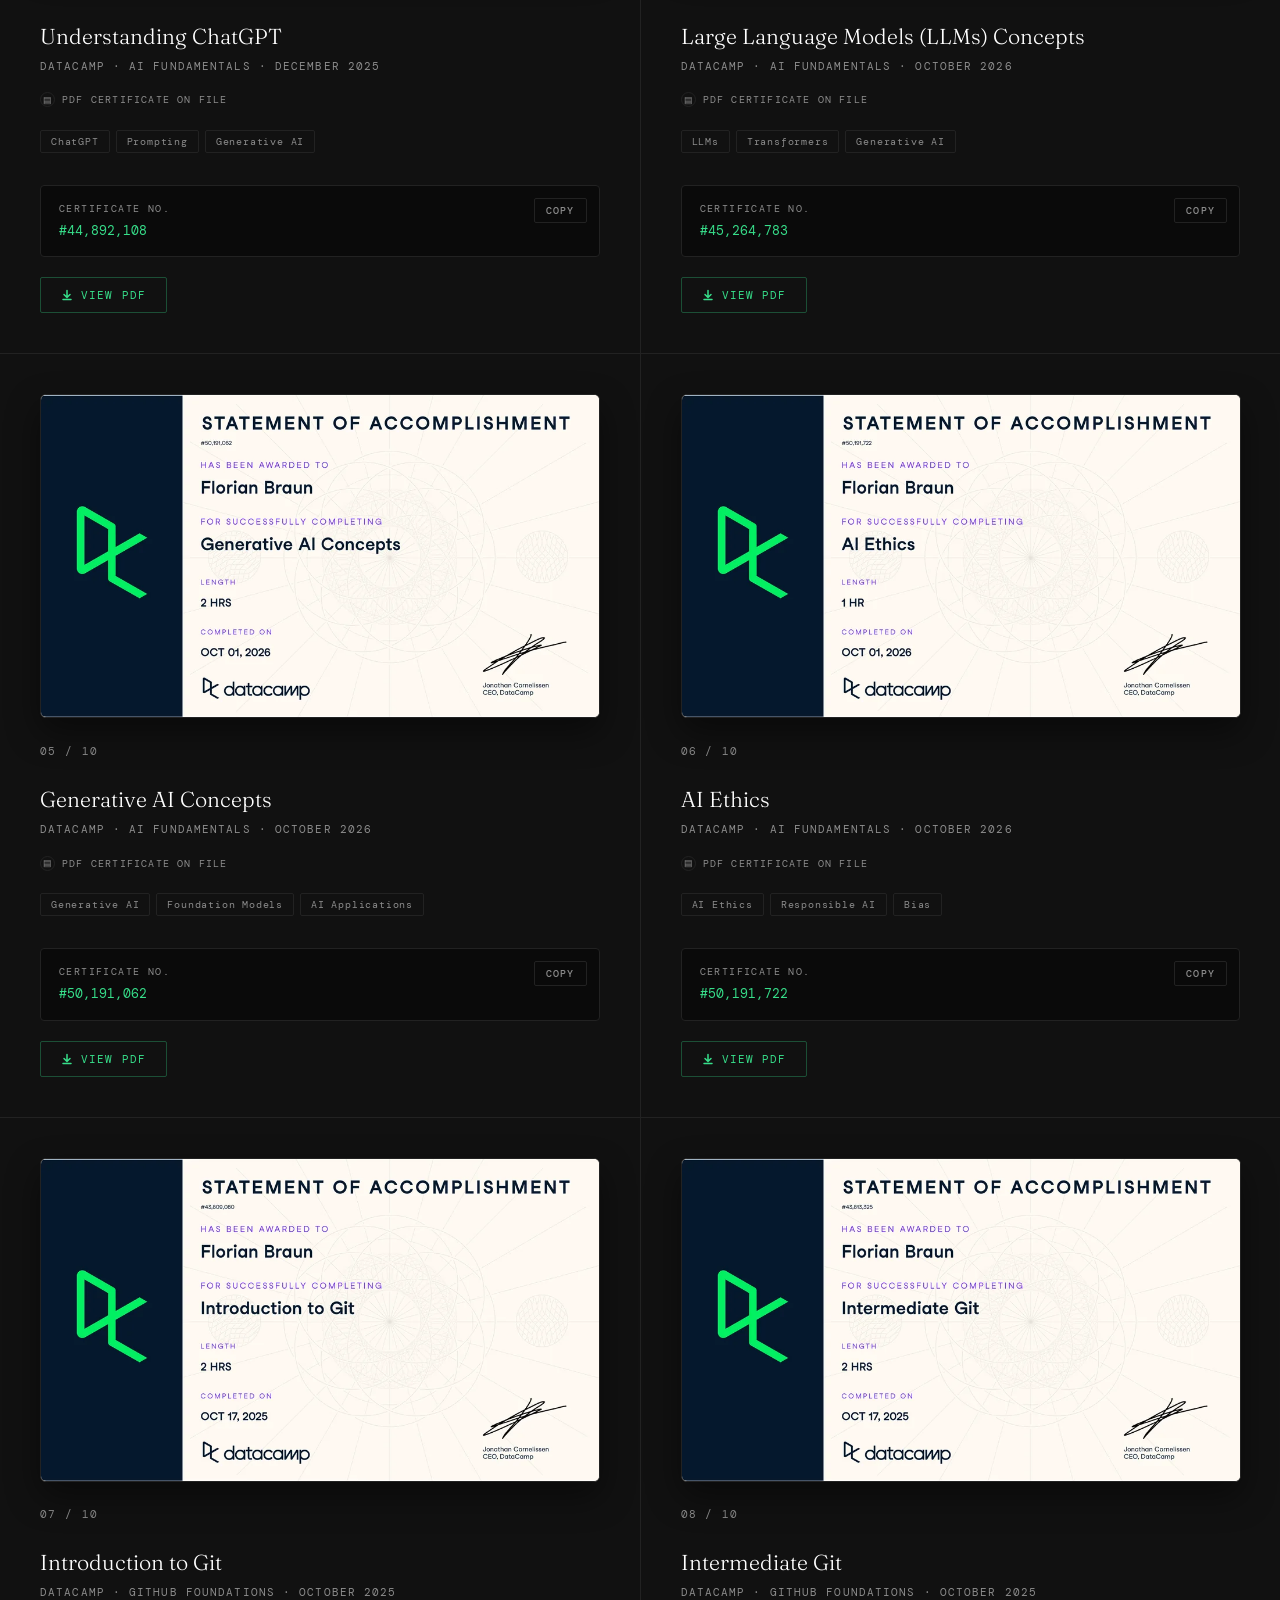
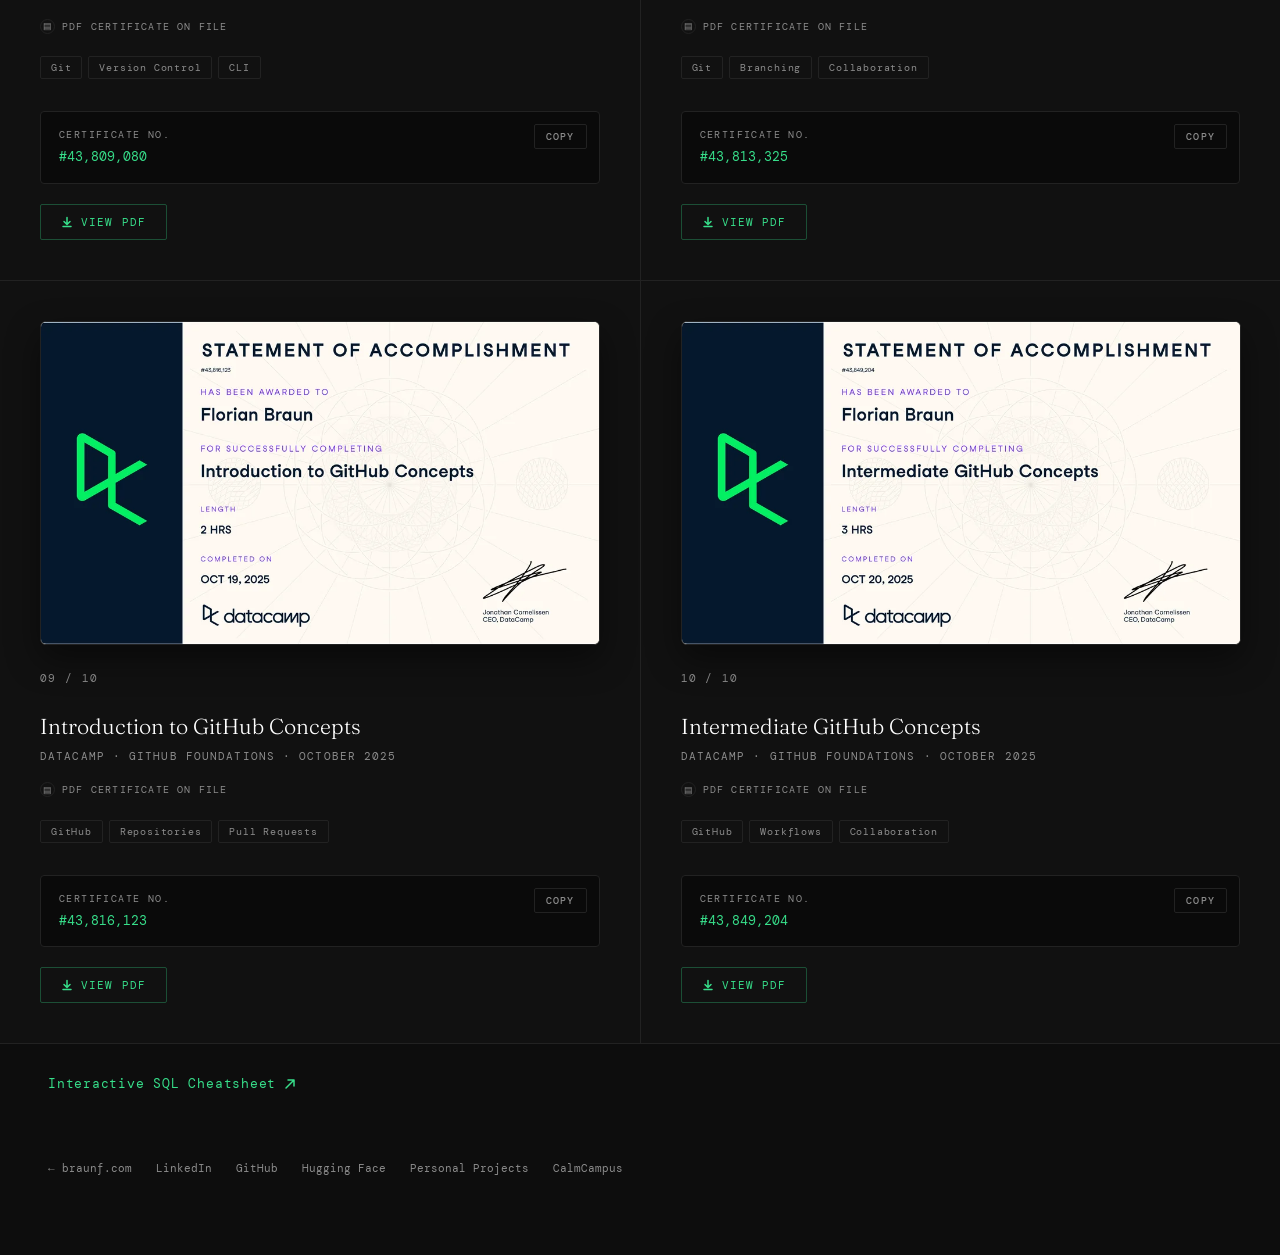
<file: foundations.html>
<!DOCTYPE html>
<html lang="en">
<head>
<meta charset="UTF-8">
<meta name="viewport" content="width=device-width, initial-scale=1.0">
<title>Foundations — Florian Braun</title>
<link rel="icon" href="assets/img/favicon.ico" type="image/x-icon">
<meta property="og:title" content="Florian Braun — DataCamp Foundations">
<meta property="H DataCamp course credentials from the AI Fundamentals and GitHub Foundations skill tracks: generative AI, LLMs, machine learning, Git and GitHub.">
<meta property="og:image" content="https://data.braunf.com/assets/img/og-image.png">
<meta property="og:type" content="website">
<meta name="twitter:card" content="summary_large_image">
<meta name="twitter:title" content="Florian Braun — DataCamp Foundations">
<meta name="twitter:image" content="https://data.braunf.com/assets/img/og-image.png">
<link rel="canonical" href="https://data.braunf.com/foundations.html">
<meta property="og:url" content="https://data.braunf.com/foundations.html">
<meta name="theme-color" content="#0d0d0d">
<meta property="og:image:alt" content="Florian Braun: DataCamp certifications and credentials">
<link rel="preconnect" href="https://fonts.googleapis.com">
<link rel="preconnect" href="https://fonts.gstatic.com" crossorigin>
<link href="https://fonts.googleapis.com/css2?family=DM+Mono:wght@400;500&family=Fraunces:ital,opsz,wght@0,9..144,300;0,9..144,700;1,9..144,300&display=swap" rel="stylesheet">
<link rel="stylesheet" href="assets/css/style.css">
</head>
<body>

<nav class="back-nav">
  <a class="back-link" href="index.html">
    <svg width="10" height="10" viewBox="0 0 10 10" fill="none">
      <path d="M8 1L2 5L8 9" stroke="currentColor" stroke-width="1.5" stroke-linecap="round" stroke-linejoin="round"/>
    </svg>
    All Credentials
  </a>
  <a class="back-link" href="all.html">Search all 25 <span aria-hidden="true">&rarr;</span></a>
</nav>

<header>
  <p class="label">Florian Braun · DataCamp</p>
  <h1>AI &amp; Git<br><em>Foundations</em></h1>
  <div class="meta">
    <span>DataCamp · 2025–2026</span>
    <span>10 Course Credentials</span>
  </div>
</header>

<div class="section-header">
  <span>10 Course Credentials</span>
  <span>AI Fundamentals &amp; GitHub Foundations tracks</span>
</div>

<div class="grid">

  <!-- 1 -->
  <div class="card">
    <a class="cert-thumb" data-lb="course-understanding-artificial-intelligence-43791842" data-lb-group="foundations" href="assets/certificates/course-understanding-artificial-intelligence-43791842.pdf" target="_blank" rel="noopener" aria-label="Open the certificate PDF: Understanding Artificial Intelligence"><img src="assets/certs/course-understanding-artificial-intelligence-43791842.webp" width="960" height="552" loading="lazy" alt="Certificate: Understanding Artificial Intelligence"></a>
    <p class="card-number">01 / 10</p>
    <h2 class="card-title">Understanding Artificial Intelligence</h2>
    <p class="card-issuer">DATACAMP · AI FUNDAMENTALS · DECEMBER 2025</p>
    <p class="verified-row"><span class="verified verified-pdf">PDF certificate on file</span></p>
    <div class="skills">
      <span class="skill-tag">AI Basics</span>
      <span class="skill-tag">Machine Learning</span>
      <span class="skill-tag">AI Literacy</span>
    </div>
    <div class="credential-block">
      <p class="credential-label">Certificate No.</p>
      <p class="credential-id">#43,791,842</p>
      <button type="button" class="copy-id" data-copy="#43,791,842" aria-label="Copy credential ID">Copy</button>
    </div>
    <div class="cta-row">
    <a class="cta" href="assets/certificates/course-understanding-artificial-intelligence-43791842.pdf" target="_blank" rel="noopener">
      <svg width="12" height="12" viewBox="0 0 12 12" fill="none">
        <path d="M6 1.5V8M3 5.5L6 8.5L9 5.5M2 10.5H10" stroke="currentColor" stroke-width="1.5" stroke-linecap="round" stroke-linejoin="round"/>
      </svg>
      View PDF
    </a>
    </div>
  </div>

  <!-- 2 -->
  <div class="card">
    <a class="cert-thumb" data-lb="course-understanding-machine-learning-44900148" data-lb-group="foundations" href="assets/certificates/course-understanding-machine-learning-44900148.pdf" target="_blank" rel="noopener" aria-label="Open the certificate PDF: Understanding Machine Learning"><img src="assets/certs/course-understanding-machine-learning-44900148.webp" width="960" height="552" loading="lazy" alt="Certificate: Understanding Machine Learning"></a>
    <p class="card-number">02 / 10</p>
    <h2 class="card-title">Understanding Machine Learning</h2>
    <p class="card-issuer">DATACAMP · AI FUNDAMENTALS · DECEMBER 2025</p>
    <p class="verified-row"><span class="verified verified-pdf">PDF certificate on file</span></p>
    <div class="skills">
      <span class="skill-tag">Machine Learning</span>
      <span class="skill-tag">Model Training</span>
      <span class="skill-tag">Evaluation</span>
    </div>
    <div class="credential-block">
      <p class="credential-label">Certificate No.</p>
      <p class="credential-id">#44,900,148</p>
      <button type="button" class="copy-id" data-copy="#44,900,148" aria-label="Copy credential ID">Copy</button>
    </div>
    <div class="cta-row">
    <a class="cta" href="assets/certificates/course-understanding-machine-learning-44900148.pdf" target="_blank" rel="noopener">
      <svg width="12" height="12" viewBox="0 0 12 12" fill="none">
        <path d="M6 1.5V8M3 5.5L6 8.5L9 5.5M2 10.5H10" stroke="currentColor" stroke-width="1.5" stroke-linecap="round" stroke-linejoin="round"/>
      </svg>
      View PDF
    </a>
    </div>
  </div>

  <!-- 3 -->
  <div class="card">
    <a class="cert-thumb" data-lb="course-understanding-chatgpt-44892108" data-lb-group="foundations" href="assets/certificates/course-understanding-chatgpt-44892108.pdf" target="_blank" rel="noopener" aria-label="Open the certificate PDF: Understanding ChatGPT"><img src="assets/certs/course-understanding-chatgpt-44892108.webp" width="960" height="552" loading="lazy" alt="Certificate: Understanding ChatGPT"></a>
    <p class="card-number">03 / 10</p>
    <h2 class="card-title">Understanding ChatGPT</h2>
    <p class="card-issuer">DATACAMP · AI FUNDAMENTALS · DECEMBER 2025</p>
    <p class="verified-row"><span class="verified verified-pdf">PDF certificate on file</span></p>
    <div class="skills">
      <span class="skill-tag">ChatGPT</span>
      <span class="skill-tag">Prompting</span>
      <span class="skill-tag">Generative AI</span>
    </div>
    <div class="credential-block">
      <p class="credential-label">Certificate No.</p>
      <p class="credential-id">#44,892,108</p>
      <button type="button" class="copy-id" data-copy="#44,892,108" aria-label="Copy credential ID">Copy</button>
    </div>
    <div class="cta-row">
    <a class="cta" href="assets/certificates/course-understanding-chatgpt-44892108.pdf" target="_blank" rel="noopener">
      <svg width="12" height="12" viewBox="0 0 12 12" fill="none">
        <path d="M6 1.5V8M3 5.5L6 8.5L9 5.5M2 10.5H10" stroke="currentColor" stroke-width="1.5" stroke-linecap="round" stroke-linejoin="round"/>
      </svg>
      View PDF
    </a>
    </div>
  </div>

  <!-- 4 -->
  <div class="card">
    <a class="cert-thumb" data-lb="course-large-language-models-llms-concepts-45264783" data-lb-group="foundations" href="assets/certificates/course-large-language-models-llms-concepts-45264783.pdf" target="_blank" rel="noopener" aria-label="Open the certificate PDF: Large Language Models (LLMs) Concepts"><img src="assets/certs/course-large-language-models-llms-concepts-45264783.webp" width="960" height="552" loading="lazy" alt="Certificate: Large Language Models (LLMs) Concepts"></a>
    <p class="card-number">04 / 10</p>
    <h2 class="card-title">Large Language Models (LLMs) Concepts</h2>
    <p class="card-issuer">DATACAMP · AI FUNDAMENTALS · OCTOBER 2026</p>
    <p class="verified-row"><span class="verified verified-pdf">PDF certificate on file</span></p>
    <div class="skills">
      <span class="skill-tag">LLMs</span>
      <span class="skill-tag">Transformers</span>
      <span class="skill-tag">Generative AI</span>
    </div>
    <div class="credential-block">
      <p class="credential-label">Certificate No.</p>
      <p class="credential-id">#45,264,783</p>
      <button type="button" class="copy-id" data-copy="#45,264,783" aria-label="Copy credential ID">Copy</button>
    </div>
    <div class="cta-row">
    <a class="cta" href="assets/certificates/course-large-language-models-llms-concepts-45264783.pdf" target="_blank" rel="noopener">
      <svg width="12" height="12" viewBox="0 0 12 12" fill="none">
        <path d="M6 1.5V8M3 5.5L6 8.5L9 5.5M2 10.5H10" stroke="currentColor" stroke-width="1.5" stroke-linecap="round" stroke-linejoin="round"/>
      </svg>
      View PDF
    </a>
    </div>
  </div>

  <!-- 5 -->
  <div class="card">
    <a class="cert-thumb" data-lb="course-generative-ai-concepts-50191062" data-lb-group="foundations" href="assets/certificates/course-generative-ai-concepts-50191062.pdf" target="_blank" rel="noopener" aria-label="Open the certificate PDF: Generative AI Concepts"><img src="assets/certs/course-generative-ai-concepts-50191062.webp" width="960" height="552" loading="lazy" alt="Certificate: Generative AI Concepts"></a>
    <p class="card-number">05 / 10</p>
    <h2 class="card-title">Generative AI Concepts</h2>
    <p class="card-issuer">DATACAMP · AI FUNDAMENTALS · OCTOBER 2026</p>
    <p class="verified-row"><span class="verified verified-pdf">PDF certificate on file</span></p>
    <div class="skills">
      <span class="skill-tag">Generative AI</span>
      <span class="skill-tag">Foundation Models</span>
      <span class="skill-tag">AI Applications</span>
    </div>
    <div class="credential-block">
      <p class="credential-label">Certificate No.</p>
      <p class="credential-id">#50,191,062</p>
      <button type="button" class="copy-id" data-copy="#50,191,062" aria-label="Copy credential ID">Copy</button>
    </div>
    <div class="cta-row">
    <a class="cta" href="assets/certificates/course-generative-ai-concepts-50191062.pdf" target="_blank" rel="noopener">
      <svg width="12" height="12" viewBox="0 0 12 12" fill="none">
        <path d="M6 1.5V8M3 5.5L6 8.5L9 5.5M2 10.5H10" stroke="currentColor" stroke-width="1.5" stroke-linecap="round" stroke-linejoin="round"/>
      </svg>
      View PDF
    </a>
    </div>
  </div>

  <!-- 6 -->
  <div class="card">
    <a class="cert-thumb" data-lb="course-ai-ethics-50191722" data-lb-group="foundations" href="assets/certificates/course-ai-ethics-50191722.pdf" target="_blank" rel="noopener" aria-label="Open the certificate PDF: AI Ethics"><img src="assets/certs/course-ai-ethics-50191722.webp" width="960" height="552" loading="lazy" alt="Certificate: AI Ethics"></a>
    <p class="card-number">06 / 10</p>
    <h2 class="card-title">AI Ethics</h2>
    <p class="card-issuer">DATACAMP · AI FUNDAMENTALS · OCTOBER 2026</p>
    <p class="verified-row"><span class="verified verified-pdf">PDF certificate on file</span></p>
    <div class="skills">
      <span class="skill-tag">AI Ethics</span>
      <span class="skill-tag">Responsible AI</span>
      <span class="skill-tag">Bias</span>
    </div>
    <div class="credential-block">
      <p class="credential-label">Certificate No.</p>
      <p class="credential-id">#50,191,722</p>
      <button type="button" class="copy-id" data-copy="#50,191,722" aria-label="Copy credential ID">Copy</button>
    </div>
    <div class="cta-row">
    <a class="cta" href="assets/certificates/course-ai-ethics-50191722.pdf" target="_blank" rel="noopener">
      <svg width="12" height="12" viewBox="0 0 12 12" fill="none">
        <path d="M6 1.5V8M3 5.5L6 8.5L9 5.5M2 10.5H10" stroke="currentColor" stroke-width="1.5" stroke-linecap="round" stroke-linejoin="round"/>
      </svg>
      View PDF
    </a>
    </div>
  </div>

  <!-- 7 -->
  <div class="card">
    <a class="cert-thumb" data-lb="course-introduction-to-git-43809080" data-lb-group="foundations" href="assets/certificates/course-introduction-to-git-43809080.pdf" target="_blank" rel="noopener" aria-label="Open the certificate PDF: Introduction to Git"><img src="assets/certs/course-introduction-to-git-43809080.webp" width="960" height="552" loading="lazy" alt="Certificate: Introduction to Git"></a>
    <p class="card-number">07 / 10</p>
    <h2 class="card-title">Introduction to Git</h2>
    <p class="card-issuer">DATACAMP · GITHUB FOUNDATIONS · OCTOBER 2025</p>
    <p class="verified-row"><span class="verified verified-pdf">PDF certificate on file</span></p>
    <div class="skills">
      <span class="skill-tag">Git</span>
      <span class="skill-tag">Version Control</span>
      <span class="skill-tag">CLI</span>
    </div>
    <div class="credential-block">
      <p class="credential-label">Certificate No.</p>
      <p class="credential-id">#43,809,080</p>
      <button type="button" class="copy-id" data-copy="#43,809,080" aria-label="Copy credential ID">Copy</button>
    </div>
    <div class="cta-row">
    <a class="cta" href="assets/certificates/course-introduction-to-git-43809080.pdf" target="_blank" rel="noopener">
      <svg width="12" height="12" viewBox="0 0 12 12" fill="none">
        <path d="M6 1.5V8M3 5.5L6 8.5L9 5.5M2 10.5H10" stroke="currentColor" stroke-width="1.5" stroke-linecap="round" stroke-linejoin="round"/>
      </svg>
      View PDF
    </a>
    </div>
  </div>

  <!-- 8 -->
  <div class="card">
    <a class="cert-thumb" data-lb="course-intermediate-git-43813325" data-lb-group="foundations" href="assets/certificates/course-intermediate-git-43813325.pdf" target="_blank" rel="noopener" aria-label="Open the certificate PDF: Intermediate Git"><img src="assets/certs/course-intermediate-git-43813325.webp" width="960" height="552" loading="lazy" alt="Certificate: Intermediate Git"></a>
    <p class="card-number">08 / 10</p>
    <h2 class="card-title">Intermediate Git</h2>
    <p class="card-issuer">DATACAMP · GITHUB FOUNDATIONS · OCTOBER 2025</p>
    <p class="verified-row"><span class="verified verified-pdf">PDF certificate on file</span></p>
    <div class="skills">
      <span class="skill-tag">Git</span>
      <span class="skill-tag">Branching</span>
      <span class="skill-tag">Collaboration</span>
    </div>
    <div class="credential-block">
      <p class="credential-label">Certificate No.</p>
      <p class="credential-id">#43,813,325</p>
      <button type="button" class="copy-id" data-copy="#43,813,325" aria-label="Copy credential ID">Copy</button>
    </div>
    <div class="cta-row">
    <a class="cta" href="assets/certificates/course-intermediate-git-43813325.pdf" target="_blank" rel="noopener">
      <svg width="12" height="12" viewBox="0 0 12 12" fill="none">
        <path d="M6 1.5V8M3 5.5L6 8.5L9 5.5M2 10.5H10" stroke="currentColor" stroke-width="1.5" stroke-linecap="round" stroke-linejoin="round"/>
      </svg>
      View PDF
    </a>
    </div>
  </div>

  <!-- 9 -->
  <div class="card">
    <a class="cert-thumb" data-lb="course-introduction-to-github-concepts-43816123" data-lb-group="foundations" href="assets/certificates/course-introduction-to-github-concepts-43816123.pdf" target="_blank" rel="noopener" aria-label="Open the certificate PDF: Introduction to GitHub Concepts"><img src="assets/certs/course-introduction-to-github-concepts-43816123.webp" width="960" height="552" loading="lazy" alt="Certificate: Introduction to GitHub Concepts"></a>
    <p class="card-number">09 / 10</p>
    <h2 class="card-title">Introduction to GitHub Concepts</h2>
    <p class="card-issuer">DATACAMP · GITHUB FOUNDATIONS · OCTOBER 2025</p>
    <p class="verified-row"><span class="verified verified-pdf">PDF certificate on file</span></p>
    <div class="skills">
      <span class="skill-tag">GitHub</span>
      <span class="skill-tag">Repositories</span>
      <span class="skill-tag">Pull Requests</span>
    </div>
    <div class="credential-block">
      <p class="credential-label">Certificate No.</p>
      <p class="credential-id">#43,816,123</p>
      <button type="button" class="copy-id" data-copy="#43,816,123" aria-label="Copy credential ID">Copy</button>
    </div>
    <div class="cta-row">
    <a class="cta" href="assets/certificates/course-introduction-to-github-concepts-43816123.pdf" target="_blank" rel="noopener">
      <svg width="12" height="12" viewBox="0 0 12 12" fill="none">
        <path d="M6 1.5V8M3 5.5L6 8.5L9 5.5M2 10.5H10" stroke="currentColor" stroke-width="1.5" stroke-linecap="round" stroke-linejoin="round"/>
      </svg>
      View PDF
    </a>
    </div>
  </div>

  <!-- 10 -->
  <div class="card">
    <a class="cert-thumb" data-lb="course-intermediate-github-concepts-43849204" data-lb-group="foundations" href="assets/certificates/course-intermediate-github-concepts-43849204.pdf" target="_blank" rel="noopener" aria-label="Open the certificate PDF: Intermediate GitHub Concepts"><img src="assets/certs/course-intermediate-github-concepts-43849204.webp" width="960" height="552" loading="lazy" alt="Certificate: Intermediate GitHub Concepts"></a>
    <p class="card-number">10 / 10</p>
    <h2 class="card-title">Intermediate GitHub Concepts</h2>
    <p class="card-issuer">DATACAMP · GITHUB FOUNDATIONS · OCTOBER 2025</p>
    <p class="verified-row"><span class="verified verified-pdf">PDF certificate on file</span></p>
    <div class="skills">
      <span class="skill-tag">GitHub</span>
      <span class="skill-tag">Workflows</span>
      <span class="skill-tag">Collaboration</span>
    </div>
    <div class="credential-block">
      <p class="credential-label">Certificate No.</p>
      <p class="credential-id">#43,849,204</p>
      <button type="button" class="copy-id" data-copy="#43,849,204" aria-label="Copy credential ID">Copy</button>
    </div>
    <div class="cta-row">
    <a class="cta" href="assets/certificates/course-intermediate-github-concepts-43849204.pdf" target="_blank" rel="noopener">
      <svg width="12" height="12" viewBox="0 0 12 12" fill="none">
        <path d="M6 1.5V8M3 5.5L6 8.5L9 5.5M2 10.5H10" stroke="currentColor" stroke-width="1.5" stroke-linecap="round" stroke-linejoin="round"/>
      </svg>
      View PDF
    </a>
    </div>
  </div>

</div>

<div class="resource-bar">
  <a class="resource-bar-link" href="https://www.datacamp.com/pg/sql-query-builder" target="_blank" rel="noopener">
    Interactive SQL Cheatsheet
    <svg width="12" height="12" viewBox="0 0 12 12" fill="none">
      <path d="M2 10L10 2M10 2H4M10 2V8" stroke="currentColor" stroke-width="1.5" stroke-linecap="round"/>
    </svg>
  </a>
</div>

<footer>
  <a href="https://braunf.com">&larr; braunf.com</a>
  <a href="https://www.linkedin.com/in/braunflorian25/" target="_blank" rel="noopener">LinkedIn</a>
  <a href="https://github.com/lumenworksco" target="_blank" rel="noopener">GitHub</a>
  <a href="https://huggingface.co/iPwnds" target="_blank" rel="noopener">Hugging Face</a>
  <a href="https://projects.braunf.com" target="_blank" rel="noopener">Personal Projects</a>
  <a href="https://cc.braunf.com" target="_blank" rel="noopener">CalmCampus</a>
</footer>

<a class="back-pill" data-back href="https://braunf.com/">&larr; braunf.com</a>
<script src="assets/js/creds.js"></script>
<script src="assets/js/lightbox.js"></script>
<script src="assets/js/site.js"></script>
<script src="assets/js/back.js"></script>
</body>
</html>
</file>
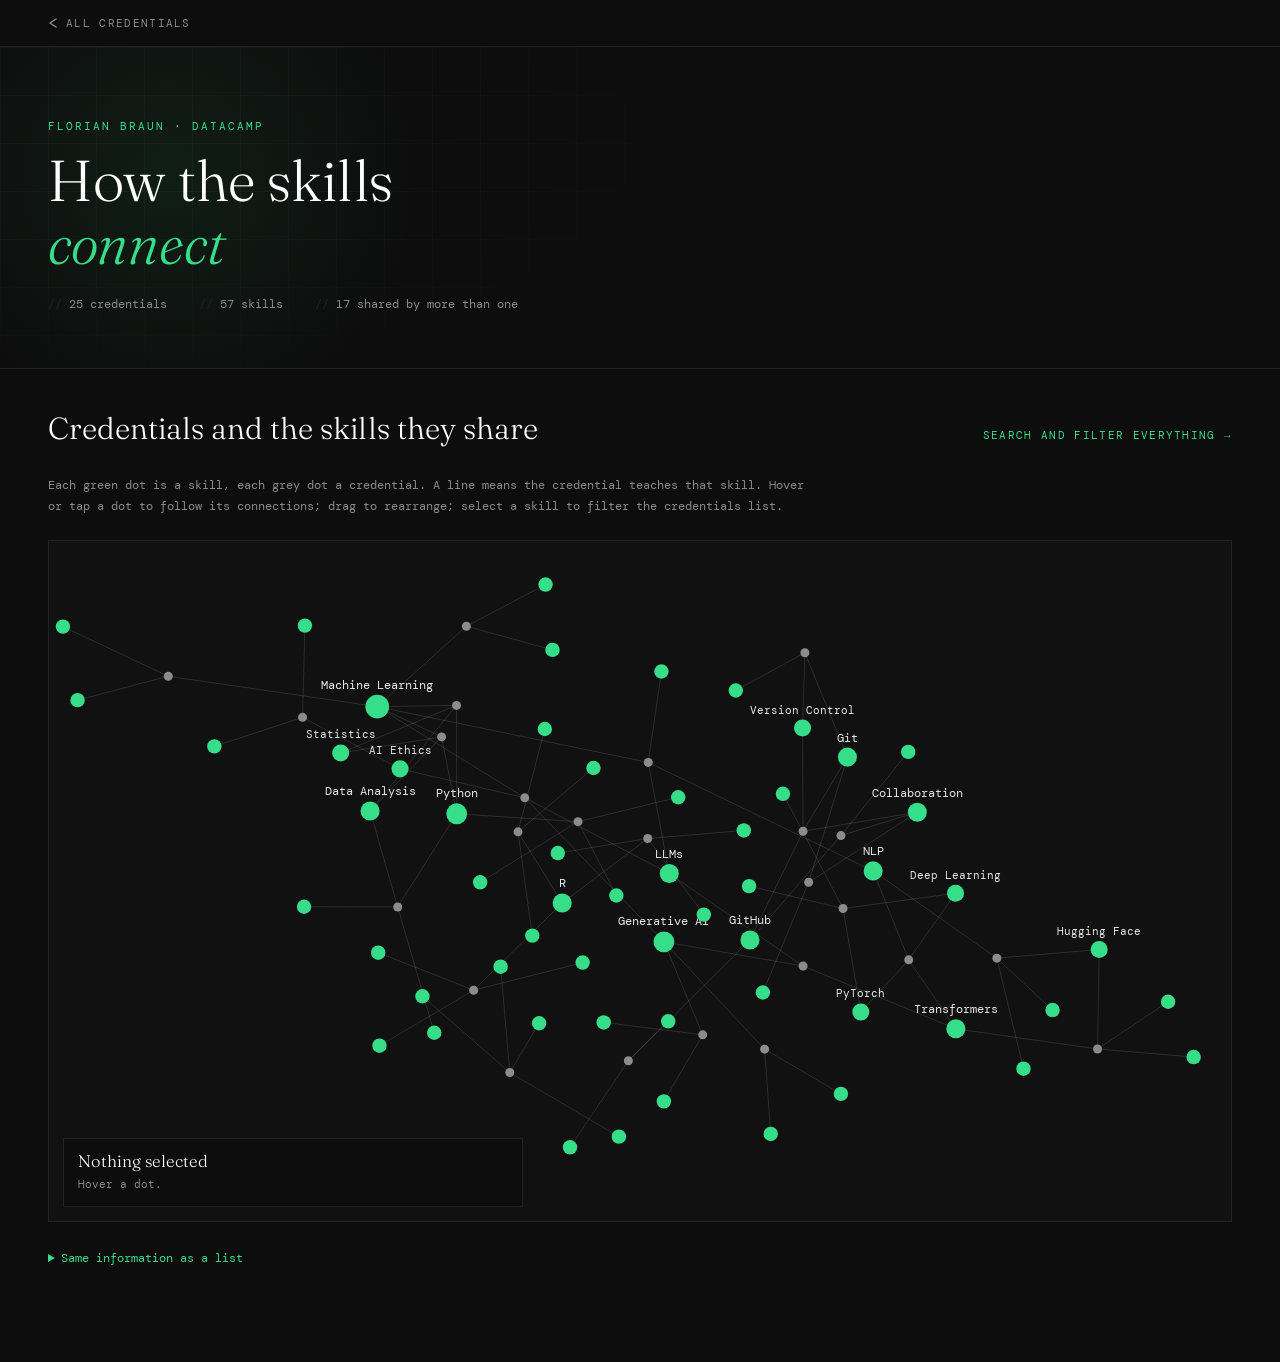
<file: skills.html>
<!DOCTYPE html>
<html lang="en">
<head>
<meta charset="UTF-8">
<meta name="viewport" content="width=device-width, initial-scale=1.0">
<title>Skills network — Florian Braun</title>
<link rel="icon" href="assets/img/favicon.ico" type="image/x-icon">
<meta property="og:title" content="Florian Braun — DataCamp skills network">
<meta property="og:description" content="Which of my 25 DataCamp credentials share a skill, as an interactive network.">
<meta property="og:image" content="https://data.braunf.com/assets/img/og-image.png">
<meta property="og:type" content="website">
<meta name="twitter:card" content="summary_large_image">
<meta name="twitter:title" content="Florian Braun — DataCamp skills network">
<meta name="twitter:image" content="https://data.braunf.com/assets/img/og-image.png">
<meta name="description" content="An interactive network of my 25 DataCamp credentials and the skills they share.">
<link rel="canonical" href="https://data.braunf.com/skills.html">
<meta property="og:url" content="https://data.braunf.com/skills.html">
<meta name="theme-color" content="#0d0d0d">
<meta name="twitter:description" content="Which of my 25 DataCamp credentials share a skill, as an interactive network.">
<meta property="og:image:alt" content="Florian Braun: DataCamp certifications and credentials">
<link rel="preconnect" href="https://fonts.googleapis.com">
<link rel="preconnect" href="https://fonts.gstatic.com" crossorigin>
<link href="https://fonts.googleapis.com/css2?family=DM+Mono:wght@400;500&family=Fraunces:ital,opsz,wght@0,9..144,300;0,9..144,700;1,9..144,300&display=swap" rel="stylesheet">
<link rel="stylesheet" href="assets/css/style.css">
</head>
<body>

<nav class="back-nav">
  <a class="back-link" href="index.html">
    <svg width="10" height="10" viewBox="0 0 10 10" fill="none"><path d="M8 1L2 5L8 9" stroke="currentColor" stroke-width="1.5" stroke-linecap="round" stroke-linejoin="round"/></svg>
    All Credentials
  </a>
</nav>

<header>
  <p class="label">Florian Braun · DataCamp</p>
  <h1>How the skills<br><em>connect</em></h1>
  <div class="meta">
    <span>25 credentials</span>
    <span>57 skills</span>
    <span>17 shared by more than one</span>
  </div>
</header>

<section class="net" aria-labelledby="net-h">
  <div class="showcase-head">
    <h2 id="net-h">Credentials and the skills they share</h2>
    <a href="all.html">Search and filter everything <span aria-hidden="true">&rarr;</span></a>
  </div>
  <p class="net-hint">Each green dot is a skill, each grey dot a credential. A line means the credential teaches that skill. Hover or tap a dot to follow its connections; drag to rearrange; select a skill to filter the credentials list.</p>
  <div class="net-wrap">
    <canvas id="net" aria-hidden="true"></canvas>
    <div class="net-card" id="net-card" aria-live="polite"><span class="net-card-title">Nothing selected</span><span class="net-card-sub">Hover a dot.</span></div>
  </div>
  <details class="net-list">
    <summary>Same information as a list</summary>
    <ul><li><strong>Machine Learning</strong> <span>6 credentials: AI Fundamentals Track, Data Scientist, Associate Data Scientist, Understanding Machine Learning, Understanding Artificial Intelligence, AI Fundamentals</span></li><li><strong>Generative AI</strong> <span>4 credentials: AI Fundamentals Track, Large Language Models (LLMs) Concepts, Generative AI Concepts, Understanding ChatGPT</span></li><li><strong>Python</strong> <span>4 credentials: Python Data Associate, Data Engineer, Data Scientist, Associate Data Scientist</span></li><li><strong>Collaboration</strong> <span>3 credentials: GitHub Foundations, Intermediate GitHub Concepts, Intermediate Git</span></li><li><strong>Data Analysis</strong> <span>3 credentials: Python Data Associate, Data Scientist, Associate Data Scientist</span></li><li><strong>Git</strong> <span>3 credentials: GitHub Foundations, Introduction to Git, Intermediate Git</span></li><li><strong>GitHub</strong> <span>3 credentials: GitHub Foundations, Intermediate GitHub Concepts, Introduction to GitHub Concepts</span></li><li><strong>LLMs</strong> <span>3 credentials: AI Fundamentals Track, Large Language Models (LLMs) Concepts, AI Fundamentals</span></li><li><strong>NLP</strong> <span>3 credentials: Natural Language Processing (NLP) in Python, Transformer Models with PyTorch, AI Fundamentals</span></li><li><strong>R</strong> <span>3 credentials: Linear Algebra for Data Science in R, Building Web Applications with Shiny in R, Introduction to Data Visualization with ggplot2</span></li><li><strong>Transformers</strong> <span>3 credentials: Large Language Models (LLMs) Concepts, Multi-Modal Models with Hugging Face, Transformer Models with PyTorch</span></li><li><strong>AI Ethics</strong> <span>2 credentials: AI Fundamentals Track, AI Ethics</span></li><li><strong>Deep Learning</strong> <span>2 credentials: Transformer Models with PyTorch, Intermediate Deep Learning with PyTorch</span></li><li><strong>Hugging Face</strong> <span>2 credentials: Multi-Modal Models with Hugging Face, Natural Language Processing (NLP) in Python</span></li><li><strong>PyTorch</strong> <span>2 credentials: Transformer Models with PyTorch, Intermediate Deep Learning with PyTorch</span></li><li><strong>Statistics</strong> <span>2 credentials: Data Scientist, Associate Data Scientist</span></li><li><strong>Version Control</strong> <span>2 credentials: GitHub Foundations, Introduction to Git</span></li><li><strong>AI</strong> <span>1 credential: AI Fundamentals</span></li><li><strong>AI Applications</strong> <span>1 credential: Generative AI Concepts</span></li><li><strong>AI Basics</strong> <span>1 credential: Understanding Artificial Intelligence</span></li><li><strong>AI Literacy</strong> <span>1 credential: Understanding Artificial Intelligence</span></li><li><strong>Bias</strong> <span>1 credential: AI Ethics</span></li><li><strong>Branching</strong> <span>1 credential: Intermediate Git</span></li><li><strong>CLI</strong> <span>1 credential: Introduction to Git</span></li><li><strong>CNNs</strong> <span>1 credential: Intermediate Deep Learning with PyTorch</span></li><li><strong>ChatGPT</strong> <span>1 credential: Understanding ChatGPT</span></li><li><strong>Data Pipelines</strong> <span>1 credential: Data Engineer</span></li><li><strong>Data Visualization</strong> <span>1 credential: Introduction to Data Visualization with ggplot2</span></li><li><strong>ETL</strong> <span>1 credential: Data Engineer</span></li><li><strong>Eigenvectors</strong> <span>1 credential: Linear Algebra for Data Science in R</span></li><li><strong>Evaluation</strong> <span>1 credential: Understanding Machine Learning</span></li><li><strong>Foundation Models</strong> <span>1 credential: Generative AI Concepts</span></li><li><strong>Grammar of Graphics</strong> <span>1 credential: Introduction to Data Visualization with ggplot2</span></li><li><strong>LLM</strong> <span>1 credential: Developing LLM Applications with LangChain</span></li><li><strong>LangChain</strong> <span>1 credential: Developing LLM Applications with LangChain</span></li><li><strong>Linear Algebra</strong> <span>1 credential: Linear Algebra for Data Science in R</span></li><li><strong>Model Training</strong> <span>1 credential: Understanding Machine Learning</span></li><li><strong>Multi-Modal AI</strong> <span>1 credential: Multi-Modal Models with Hugging Face</span></li><li><strong>Neural Networks</strong> <span>1 credential: Intermediate Deep Learning with PyTorch</span></li><li><strong>NumPy</strong> <span>1 credential: Python Data Associate</span></li><li><strong>PCA</strong> <span>1 credential: Linear Algebra for Data Science in R</span></li><li><strong>Pandas</strong> <span>1 credential: Python Data Associate</span></li><li><strong>Prompt Engineering</strong> <span>1 credential: Developing LLM Applications with LangChain</span></li><li><strong>Prompting</strong> <span>1 credential: Understanding ChatGPT</span></li><li><strong>Pull Requests</strong> <span>1 credential: Introduction to GitHub Concepts</span></li><li><strong>RAG</strong> <span>1 credential: Developing LLM Applications with LangChain</span></li><li><strong>Reactive Programming</strong> <span>1 credential: Building Web Applications with Shiny in R</span></li><li><strong>Repositories</strong> <span>1 credential: Introduction to GitHub Concepts</span></li><li><strong>Responsible AI</strong> <span>1 credential: AI Ethics</span></li><li><strong>SQL</strong> <span>1 credential: Data Engineer</span></li><li><strong>Shiny</strong> <span>1 credential: Building Web Applications with Shiny in R</span></li><li><strong>Text Classification</strong> <span>1 credential: Natural Language Processing (NLP) in Python</span></li><li><strong>Tokenization</strong> <span>1 credential: Natural Language Processing (NLP) in Python</span></li><li><strong>Vision-Language</strong> <span>1 credential: Multi-Modal Models with Hugging Face</span></li><li><strong>Web Apps</strong> <span>1 credential: Building Web Applications with Shiny in R</span></li><li><strong>Workflows</strong> <span>1 credential: Intermediate GitHub Concepts</span></li><li><strong>ggplot2</strong> <span>1 credential: Introduction to Data Visualization with ggplot2</span></li></ul>
  </details>
</section>

<script>window.NET={"creds": [{"id": 0, "type": "track", "date": "2026-10-01", "title": "AI Fundamentals Track", "skills": ["Generative AI", "LLMs", "AI Ethics", "Machine Learning"]}, {"id": 1, "type": "course", "date": "2026-10-01", "title": "Large Language Models (LLMs) Concepts", "skills": ["LLMs", "Transformers", "Generative AI"]}, {"id": 2, "type": "course", "date": "2026-10-01", "title": "Generative AI Concepts", "skills": ["Generative AI", "Foundation Models", "AI Applications"]}, {"id": 3, "type": "course", "date": "2026-10-01", "title": "AI Ethics", "skills": ["AI Ethics", "Responsible AI", "Bias"]}, {"id": 4, "type": "course", "date": "2026-09-29", "title": "Multi-Modal Models with Hugging Face", "skills": ["Hugging Face", "Multi-Modal AI", "Vision-Language", "Transformers"]}, {"id": 5, "type": "course", "date": "2026-09-29", "title": "Natural Language Processing (NLP) in Python", "skills": ["NLP", "Hugging Face", "Tokenization", "Text Classification"]}, {"id": 6, "type": "course", "date": "2026-09-29", "title": "Linear Algebra for Data Science in R", "skills": ["Linear Algebra", "R", "Eigenvectors", "PCA"]}, {"id": 7, "type": "specialization", "date": "2026-09-25", "title": "Building Web Applications with Shiny in R", "skills": ["R", "Shiny", "Web Apps", "Reactive Programming"]}, {"id": 8, "type": "specialization", "date": "2026-09-25", "title": "Introduction to Data Visualization with ggplot2", "skills": ["R", "ggplot2", "Data Visualization", "Grammar of Graphics"]}, {"id": 9, "type": "certification", "date": "2026-05-31", "title": "Python Data Associate", "skills": ["Python", "Pandas", "NumPy", "Data Analysis"]}, {"id": 10, "type": "certification", "date": "2026-05-16", "title": "Data Engineer", "skills": ["Data Pipelines", "ETL", "SQL", "Python"]}, {"id": 11, "type": "certification", "date": "2026-05-10", "title": "Data Scientist", "skills": ["Machine Learning", "Statistics", "Python", "Data Analysis"]}, {"id": 12, "type": "certification", "date": "2026-05-04", "title": "Associate Data Scientist", "skills": ["Python", "Machine Learning", "Data Analysis", "Statistics"]}, {"id": 13, "type": "course", "date": "2026-03-25", "title": "Transformer Models with PyTorch", "skills": ["PyTorch", "Deep Learning", "Transformers", "NLP"]}, {"id": 14, "type": "course", "date": "2026-03-10", "title": "Developing LLM Applications with LangChain", "skills": ["LangChain", "RAG", "LLM", "Prompt Engineering"]}, {"id": 15, "type": "course", "date": "2026-03-03", "title": "Intermediate Deep Learning with PyTorch", "skills": ["Deep Learning", "PyTorch", "Neural Networks", "CNNs"]}, {"id": 16, "type": "course", "date": "2025-12-26", "title": "Understanding Machine Learning", "skills": ["Machine Learning", "Model Training", "Evaluation"]}, {"id": 17, "type": "course", "date": "2025-12-03", "title": "Understanding Artificial Intelligence", "skills": ["AI Basics", "Machine Learning", "AI Literacy"]}, {"id": 18, "type": "course", "date": "2025-12-03", "title": "Understanding ChatGPT", "skills": ["ChatGPT", "Prompting", "Generative AI"]}, {"id": 19, "type": "track", "date": "2025-10-20", "title": "GitHub Foundations", "skills": ["Git", "GitHub", "Version Control", "Collaboration"]}, {"id": 20, "type": "course", "date": "2025-10-20", "title": "Intermediate GitHub Concepts", "skills": ["GitHub", "Workflows", "Collaboration"]}, {"id": 21, "type": "course", "date": "2025-10-19", "title": "Introduction to GitHub Concepts", "skills": ["GitHub", "Repositories", "Pull Requests"]}, {"id": 22, "type": "course", "date": "2025-10-17", "title": "Introduction to Git", "skills": ["Git", "Version Control", "CLI"]}, {"id": 23, "type": "course", "date": "2025-10-17", "title": "Intermediate Git", "skills": ["Git", "Branching", "Collaboration"]}, {"id": 24, "type": "certification", "date": "2025-10-16", "title": "AI Fundamentals", "skills": ["AI", "Machine Learning", "NLP", "LLMs"]}], "skills": [{"name": "Machine Learning", "creds": [0, 11, 12, 16, 17, 24]}, {"name": "Generative AI", "creds": [0, 1, 2, 18]}, {"name": "Python", "creds": [9, 10, 11, 12]}, {"name": "Collaboration", "creds": [19, 20, 23]}, {"name": "Data Analysis", "creds": [9, 11, 12]}, {"name": "Git", "creds": [19, 22, 23]}, {"name": "GitHub", "creds": [19, 20, 21]}, {"name": "LLMs", "creds": [0, 1, 24]}, {"name": "NLP", "creds": [5, 13, 24]}, {"name": "R", "creds": [6, 7, 8]}, {"name": "Transformers", "creds": [1, 4, 13]}, {"name": "AI Ethics", "creds": [0, 3]}, {"name": "Deep Learning", "creds": [13, 15]}, {"name": "Hugging Face", "creds": [4, 5]}, {"name": "PyTorch", "creds": [13, 15]}, {"name": "Statistics", "creds": [11, 12]}, {"name": "Version Control", "creds": [19, 22]}, {"name": "AI", "creds": [24]}, {"name": "AI Applications", "creds": [2]}, {"name": "AI Basics", "creds": [17]}, {"name": "AI Literacy", "creds": [17]}, {"name": "Bias", "creds": [3]}, {"name": "Branching", "creds": [23]}, {"name": "CLI", "creds": [22]}, {"name": "CNNs", "creds": [15]}, {"name": "ChatGPT", "creds": [18]}, {"name": "Data Pipelines", "creds": [10]}, {"name": "Data Visualization", "creds": [8]}, {"name": "ETL", "creds": [10]}, {"name": "Eigenvectors", "creds": [6]}, {"name": "Evaluation", "creds": [16]}, {"name": "Foundation Models", "creds": [2]}, {"name": "Grammar of Graphics", "creds": [8]}, {"name": "LLM", "creds": [14]}, {"name": "LangChain", "creds": [14]}, {"name": "Linear Algebra", "creds": [6]}, {"name": "Model Training", "creds": [16]}, {"name": "Multi-Modal AI", "creds": [4]}, {"name": "Neural Networks", "creds": [15]}, {"name": "NumPy", "creds": [9]}, {"name": "PCA", "creds": [6]}, {"name": "Pandas", "creds": [9]}, {"name": "Prompt Engineering", "creds": [14]}, {"name": "Prompting", "creds": [18]}, {"name": "Pull Requests", "creds": [21]}, {"name": "RAG", "creds": [14]}, {"name": "Reactive Programming", "creds": [7]}, {"name": "Repositories", "creds": [21]}, {"name": "Responsible AI", "creds": [3]}, {"name": "SQL", "creds": [10]}, {"name": "Shiny", "creds": [7]}, {"name": "Text Classification", "creds": [5]}, {"name": "Tokenization", "creds": [5]}, {"name": "Vision-Language", "creds": [4]}, {"name": "Web Apps", "creds": [7]}, {"name": "Workflows", "creds": [20]}, {"name": "ggplot2", "creds": [8]}]};</script>
<script src="assets/js/network.js"></script>
<script src="assets/js/back.js"></script>
</body>
</html>
</file>
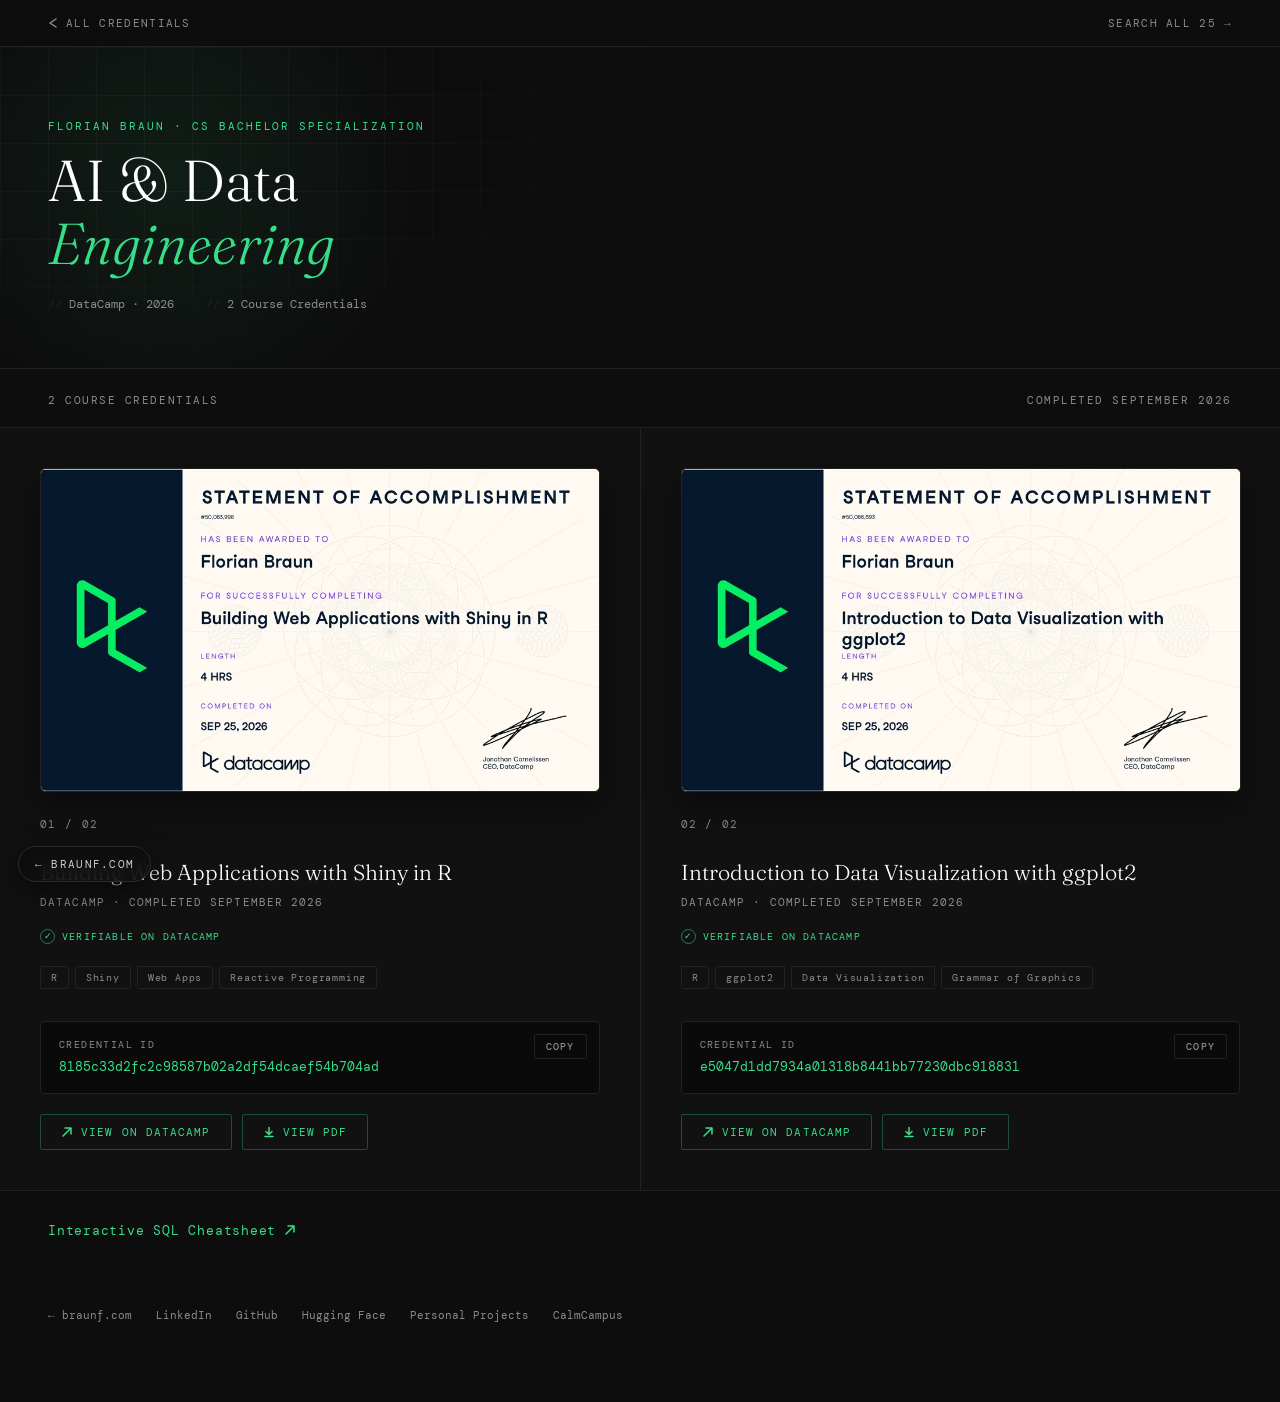
<file: specialization.html>
<!DOCTYPE html>
<html lang="en">
<head>
<meta charset="UTF-8">
<meta name="viewport" content="width=device-width, initial-scale=1.0">
<title>Bachelor Specialization — Florian Braun</title>
<link rel="icon" href="assets/img/favicon.ico" type="image/x-icon">
<meta property="og:title" content="Florian Braun — AI &amp; Data Engineering Specialization">
<meta property="og:description" content="2 DataCamp courses completed as part of my CS bachelor specialization in AI and Data Engineering: Shiny web apps and ggplot2 data visualization in R.">
<meta property="og:image" content="https://data.braunf.com/assets/img/og-image.png">
<meta property="og:type" content="website">
<meta name="twitter:card" content="summary_large_image">
<meta name="twitter:title" content="Florian Braun — AI &amp; Data Engineering Specialization">
<meta name="twitter:image" content="https://data.braunf.com/assets/img/og-image.png">
<meta name="description" content="2 DataCamp courses completed as part of my CS bachelor specialization in AI and Data Engineering: Shiny web apps and ggplot2 data visualization in R.">
<link rel="canonical" href="https://data.braunf.com/specialization.html">
<meta property="og:url" content="https://data.braunf.com/specialization.html">
<meta name="theme-color" content="#0d0d0d">
<meta name="twitter:description" content="2 DataCamp courses completed as part of my CS bachelor specialization in AI and Data Engineering: Shiny web apps and ggplot2 data visualization in R.">
<meta property="og:image:alt" content="Florian Braun: DataCamp certifications and credentials">
<link rel="preconnect" href="https://fonts.googleapis.com">
<link rel="preconnect" href="https://fonts.gstatic.com" crossorigin>
<link href="https://fonts.googleapis.com/css2?family=DM+Mono:wght@400;500&family=Fraunces:ital,opsz,wght@0,9..144,300;0,9..144,700;1,9..144,300&display=swap" rel="stylesheet">
<link rel="stylesheet" href="assets/css/style.css">
</head>
<body>

<nav class="back-nav">
  <a class="back-link" href="index.html">
    <svg width="10" height="10" viewBox="0 0 10 10" fill="none">
      <path d="M8 1L2 5L8 9" stroke="currentColor" stroke-width="1.5" stroke-linecap="round" stroke-linejoin="round"/>
    </svg>
    All Credentials
  </a>
  <a class="back-link" href="all.html">Search all 25 <span aria-hidden="true">&rarr;</span></a>
</nav>

<header>
  <p class="label">Florian Braun · CS Bachelor Specialization</p>
  <h1>AI &amp; Data<br><em>Engineering</em></h1>
  <div class="meta">
    <span>DataCamp · 2026</span>
    <span>2 Course Credentials</span>
  </div>
</header>

<div class="section-header">
  <span>2 Course Credentials</span>
  <span>Completed September 2026</span>
</div>

<div class="grid">

  <!-- 1 -->
  <div class="card">
    <a class="cert-thumb" data-lb="course-building-web-applications-with-shiny-in-r-50083998" data-lb-group="specialization" href="assets/certificates/course-building-web-applications-with-shiny-in-r-50083998.pdf" target="_blank" rel="noopener" aria-label="Open the certificate PDF: Building Web Applications with Shiny in R"><img src="assets/certs/course-building-web-applications-with-shiny-in-r-50083998.webp" width="960" height="552" loading="lazy" alt="Certificate: Building Web Applications with Shiny in R"></a>
    <p class="card-number">01 / 02</p>
    <h2 class="card-title">Building Web Applications with Shiny in R</h2>
    <p class="card-issuer">DATACAMP · COMPLETED SEPTEMBER 2026</p>
    <p class="verified-row"><a class="verified" href="https://www.datacamp.com/completed/statement-of-accomplishment/course/8185c33d2fc2c98587b02a2df54dcaef54b704ad" target="_blank" rel="noopener">Verifiable on DataCamp</a></p>
    <div class="skills">
      <span class="skill-tag">R</span>
      <span class="skill-tag">Shiny</span>
      <span class="skill-tag">Web Apps</span>
      <span class="skill-tag">Reactive Programming</span>
    </div>
    <div class="credential-block">
      <p class="credential-label">Credential ID</p>
      <p class="credential-id">8185c33d2fc2c98587b02a2df54dcaef54b704ad</p>
      <button type="button" class="copy-id" data-copy="8185c33d2fc2c98587b02a2df54dcaef54b704ad" aria-label="Copy credential ID">Copy</button>
    </div>
    <div class="cta-row">
    <a class="cta" href="https://www.datacamp.com/completed/statement-of-accomplishment/course/8185c33d2fc2c98587b02a2df54dcaef54b704ad" target="_blank" rel="noopener">
      <svg width="12" height="12" viewBox="0 0 12 12" fill="none">
        <path d="M2 10L10 2M10 2H4M10 2V8" stroke="currentColor" stroke-width="1.5" stroke-linecap="round"/>
      </svg>
      View on DataCamp
    </a>
    <a class="cta" href="assets/certificates/course-building-web-applications-with-shiny-in-r-50083998.pdf" target="_blank" rel="noopener">
      <svg width="12" height="12" viewBox="0 0 12 12" fill="none">
        <path d="M6 1.5V8M3 5.5L6 8.5L9 5.5M2 10.5H10" stroke="currentColor" stroke-width="1.5" stroke-linecap="round" stroke-linejoin="round"/>
      </svg>
      View PDF
    </a>
    </div>
  </div>

  <!-- 2 -->
  <div class="card">
    <a class="cert-thumb" data-lb="course-introduction-to-data-visualization-with-ggplot2-50086693" data-lb-group="specialization" href="assets/certificates/course-introduction-to-data-visualization-with-ggplot2-50086693.pdf" target="_blank" rel="noopener" aria-label="Open the certificate PDF: Introduction to Data Visualization with ggplot2"><img src="assets/certs/course-introduction-to-data-visualization-with-ggplot2-50086693.webp" width="960" height="552" loading="lazy" alt="Certificate: Introduction to Data Visualization with ggplot2"></a>
    <p class="card-number">02 / 02</p>
    <h2 class="card-title">Introduction to Data Visualization with ggplot2</h2>
    <p class="card-issuer">DATACAMP · COMPLETED SEPTEMBER 2026</p>
    <p class="verified-row"><a class="verified" href="https://www.datacamp.com/completed/statement-of-accomplishment/course/e5047d1dd7934a01318b8441bb77230dbc918831" target="_blank" rel="noopener">Verifiable on DataCamp</a></p>
    <div class="skills">
      <span class="skill-tag">R</span>
      <span class="skill-tag">ggplot2</span>
      <span class="skill-tag">Data Visualization</span>
      <span class="skill-tag">Grammar of Graphics</span>
    </div>
    <div class="credential-block">
      <p class="credential-label">Credential ID</p>
      <p class="credential-id">e5047d1dd7934a01318b8441bb77230dbc918831</p>
      <button type="button" class="copy-id" data-copy="e5047d1dd7934a01318b8441bb77230dbc918831" aria-label="Copy credential ID">Copy</button>
    </div>
    <div class="cta-row">
    <a class="cta" href="https://www.datacamp.com/completed/statement-of-accomplishment/course/e5047d1dd7934a01318b8441bb77230dbc918831" target="_blank" rel="noopener">
      <svg width="12" height="12" viewBox="0 0 12 12" fill="none">
        <path d="M2 10L10 2M10 2H4M10 2V8" stroke="currentColor" stroke-width="1.5" stroke-linecap="round"/>
      </svg>
      View on DataCamp
    </a>
    <a class="cta" href="assets/certificates/course-introduction-to-data-visualization-with-ggplot2-50086693.pdf" target="_blank" rel="noopener">
      <svg width="12" height="12" viewBox="0 0 12 12" fill="none">
        <path d="M6 1.5V8M3 5.5L6 8.5L9 5.5M2 10.5H10" stroke="currentColor" stroke-width="1.5" stroke-linecap="round" stroke-linejoin="round"/>
      </svg>
      View PDF
    </a>
    </div>
  </div>

</div>

<div class="resource-bar">
  <a class="resource-bar-link" href="https://www.datacamp.com/pg/sql-query-builder" target="_blank" rel="noopener">
    Interactive SQL Cheatsheet
    <svg width="12" height="12" viewBox="0 0 12 12" fill="none">
      <path d="M2 10L10 2M10 2H4M10 2V8" stroke="currentColor" stroke-width="1.5" stroke-linecap="round"/>
    </svg>
  </a>
</div>

<footer>
  <a href="https://braunf.com">&larr; braunf.com</a>
  <a href="https://www.linkedin.com/in/braunflorian25/" target="_blank" rel="noopener">LinkedIn</a>
  <a href="https://github.com/lumenworksco" target="_blank" rel="noopener">GitHub</a>
  <a href="https://huggingface.co/iPwnds" target="_blank" rel="noopener">Hugging Face</a>
  <a href="https://projects.braunf.com" target="_blank" rel="noopener">Personal Projects</a>
  <a href="https://cc.braunf.com" target="_blank" rel="noopener">CalmCampus</a>
</footer>

<a class="back-pill" data-back href="https://braunf.com/">&larr; braunf.com</a>
<script src="assets/js/creds.js"></script>
<script src="assets/js/lightbox.js"></script>
<script src="assets/js/site.js"></script>
<script src="assets/js/back.js"></script>
</body>
</html>
</file>
<file: assets/css/style.css>
:root {
  --bg: #0d0d0d;
  --surface: #141414;
  --border: #222;
  --accent: #37de8a;
  --accent-dim: rgba(55,222,138,0.12);
  --text: #e8e8e8;
  --muted: #8c8c8c;
  --card-bg: #111;
}

*, *::before, *::after { box-sizing: border-box; margin: 0; padding: 0; }

body {
  background: var(--bg);
  color: var(--text);
  font-family: 'DM Mono', monospace;
  min-height: 100vh;
  padding: 0 0 80px;
  overflow-x: hidden;
}

/* ── Header ── */
header {
  position: relative;
  padding: 72px 48px 56px;
  border-bottom: 1px solid var(--border);
  overflow: hidden;
}

header::before {
  content: '';
  position: absolute;
  top: -120px; left: -80px;
  width: 500px; height: 500px;
  background: radial-gradient(circle, rgba(55,222,138,0.08) 0%, transparent 70%);
  pointer-events: none;
}

.label {
  font-size: 11px;
  letter-spacing: 0.18em;
  text-transform: uppercase;
  color: var(--accent);
  margin-bottom: 16px;
}

h1 {
  font-family: 'Fraunces', serif;
  font-size: clamp(2rem, 5vw, 3.6rem);
  font-weight: 300;
  line-height: 1.1;
  color: #fff;
  max-width: 640px;
}

h1 em {
  font-style: italic;
  color: var(--accent);
}

.meta {
  margin-top: 20px;
  font-size: 12px;
  color: var(--muted);
  display: flex;
  gap: 32px;
  flex-wrap: wrap;
}

.meta span::before {
  content: '// ';
  color: var(--border);
}

/* ── Grid ── */
.grid {
  display: grid;
  grid-template-columns: repeat(auto-fill, minmax(min(100%, 480px), 1fr));
  gap: 1px;
  background: var(--border);
  margin: 0;
}

/* ── Card ── */
.card {
  background: var(--card-bg);
  padding: 40px;
  position: relative;
  transition: background 0.2s;
}

.card:hover { background: #161616; }

.card-number {
  font-size: 11px;
  letter-spacing: 0.12em;
  color: var(--muted);
  margin-bottom: 28px;
}

.card-title {
  font-family: 'Fraunces', serif;
  font-size: 1.35rem;
  font-weight: 300;
  color: #fff;
  line-height: 1.3;
  margin-bottom: 8px;
}

.card-issuer {
  font-size: 11px;
  color: var(--muted);
  letter-spacing: 0.1em;
  margin-bottom: 28px;
}

/* Skills */
.skills {
  display: flex;
  flex-wrap: wrap;
  gap: 6px;
  margin-bottom: 32px;
}

.skill-tag {
  font-size: 10px;
  letter-spacing: 0.08em;
  padding: 4px 10px;
  border: 1px solid var(--border);
  color: var(--muted);
  border-radius: 2px;
}

/* Credential ID block */
.credential-block {
  background: #0a0a0a;
  border: 1px solid var(--border);
  padding: 16px 18px;
  margin-bottom: 20px;
  border-radius: 4px;
}

.credential-label {
  font-size: 10px;
  letter-spacing: 0.14em;
  color: var(--muted);
  text-transform: uppercase;
  margin-bottom: 6px;
}

.credential-id {
  font-size: 13px;
  color: var(--accent);
  word-break: break-all;
  line-height: 1.5;
}

/* CTA */
.cta {
  display: inline-flex;
  align-items: center;
  gap: 8px;
  font-size: 11px;
  letter-spacing: 0.1em;
  text-transform: uppercase;
  color: var(--accent);
  text-decoration: none;
  border: 1px solid rgba(55,222,138,0.3);
  padding: 10px 20px;
  border-radius: 2px;
  transition: background 0.15s, border-color 0.15s;
}

.cta:hover {
  background: var(--accent-dim);
  border-color: var(--accent);
}

.cta svg { flex-shrink: 0; }

.cta-row {
  display: flex;
  flex-wrap: wrap;
  gap: 10px;
}

/* Under construction card */
.card.wip { opacity: 0.6; }

.wip-badge {
  display: inline-flex;
  align-items: center;
  gap: 6px;
  font-size: 11px;
  letter-spacing: 0.12em;
  color: #f5a623;
  border: 1px solid rgba(245,166,35,0.3);
  padding: 6px 14px;
  border-radius: 2px;
  margin-bottom: 20px;
}

.wip-pulse {
  width: 6px; height: 6px;
  background: #f5a623;
  border-radius: 50%;
  animation: pulse 1.4s ease-in-out infinite;
}

@keyframes pulse {
  0%, 100% { opacity: 1; transform: scale(1); }
  50% { opacity: 0.4; transform: scale(0.7); }
}

.wip-note {
  font-size: 12px;
  color: var(--muted);
  line-height: 1.7;
}

/* Section header */
.section-header {
  padding: 24px 48px 20px;
  border-bottom: 1px solid var(--border);
  font-size: 11px;
  letter-spacing: 0.14em;
  color: var(--muted);
  text-transform: uppercase;
  display: flex;
  justify-content: space-between;
}

.grid + .section-header {
  border-top: 1px solid var(--border);
  margin-top: 40px;
}

/* Back navigation */
.back-nav {
  padding: 16px 48px;
  border-bottom: 1px solid var(--border);
}

.back-link {
  display: inline-flex;
  align-items: center;
  gap: 8px;
  font-size: 11px;
  letter-spacing: 0.12em;
  text-transform: uppercase;
  color: var(--muted);
  text-decoration: none;
  transition: color 0.15s;
}

.back-link:hover { color: var(--accent); }

/* Nav tiles (home page) */
.nav-tile {
  text-decoration: none;
  color: inherit;
  display: block;
  min-height: 280px;
}

.nav-tile-meta {
  font-size: 11px;
  color: var(--muted);
  letter-spacing: 0.1em;
  margin-bottom: 32px;
}

.nav-arrow {
  display: inline-flex;
  align-items: center;
  gap: 8px;
  font-size: 11px;
  letter-spacing: 0.1em;
  text-transform: uppercase;
  color: var(--accent);
  transition: gap 0.2s ease;
}

.nav-tile:hover .nav-arrow { gap: 14px; }

/* Resource bar */
.resource-bar {
  padding: 28px 48px;
  border-top: 1px solid var(--border);
}

.resource-bar-link {
  display: inline-flex;
  align-items: center;
  gap: 8px;
  font-size: 13px;
  letter-spacing: 0.06em;
  color: var(--accent);
  text-decoration: none;
  transition: opacity 0.15s;
}

.resource-bar-link:hover { opacity: 0.7; }
.resource-bar-link svg { flex-shrink: 0; }

/* Footer */
footer {
  margin-top: 40px;
  padding: 0 48px;
  font-size: 11px;
  color: var(--muted);
  display: flex;
  gap: 24px;
  flex-wrap: wrap;
}

footer a {
  color: var(--muted);
  text-decoration: none;
  transition: color 0.15s;
}

footer a:hover { color: var(--accent); }

/* Stagger reveal */
.card {
  opacity: 0;
  transform: translateY(16px);
  animation: reveal 0.5s ease forwards;
}
.card:nth-child(1) { animation-delay: 0.05s; }
.card:nth-child(2) { animation-delay: 0.12s; }
.card:nth-child(3) { animation-delay: 0.19s; }
.card:nth-child(4) { animation-delay: 0.26s; }
.card:nth-child(5) { animation-delay: 0.33s; }

@keyframes reveal {
  to { opacity: 1; transform: translateY(0); }
}

.card.wip { animation-name: reveal-wip; }

@keyframes reveal-wip {
  to { opacity: 0.6; transform: translateY(0); }
}

@media (max-width: 600px) {
  header { padding: 48px 24px 36px; }
  .back-nav { padding: 14px 24px; }
  .section-header { padding: 20px 24px 16px; }
  .card { padding: 28px 24px; }
  footer { padding: 0 24px; }
  .resource-bar { padding: 16px 24px; }
}

/* Focus */
a:focus-visible {
  outline: 2px solid var(--accent);
  outline-offset: 3px;
}

.card.nav-tile:focus-visible { outline-offset: -2px; }

/* Reduced motion */
@media (prefers-reduced-motion: reduce) {
  *, *::before, *::after {
    animation-duration: 0.01ms !important;
    animation-iteration-count: 1 !important;
    transition-duration: 0.01ms !important;
  }
}

/* Back pill */
.back-pill {
  position: fixed;
  left: 18px;
  bottom: 18px;
  z-index: 90;
  padding: 10px 16px;
  border: 1px solid #2a2a2a;
  border-radius: 999px;
  background: rgba(13, 13, 13, 0.82);
  backdrop-filter: blur(10px);
  -webkit-backdrop-filter: blur(10px);
  font-size: 11px;
  letter-spacing: 0.12em;
  text-transform: uppercase;
  color: #cfcfcf;
  text-decoration: none;
  box-shadow: 0 8px 26px rgba(0, 0, 0, 0.5);
  transition: color 0.2s, border-color 0.2s, transform 0.2s;
}
.back-pill:hover { color: var(--accent); border-color: var(--accent); transform: translateY(-1px); }


/* ───────── Certificate previews ───────── */
.cert-thumb {
  display: block;
  margin: 0 0 26px;
  border: 1px solid var(--border);
  border-radius: 6px;
  overflow: hidden;
  background: #f6f1e6;
  box-shadow: 0 14px 34px rgba(0, 0, 0, 0.45);
  transition: transform 0.5s cubic-bezier(0.22, 1, 0.36, 1), box-shadow 0.4s ease, border-color 0.3s ease;
  transform: perspective(900px) rotateX(var(--rx, 0deg)) rotateY(var(--ry, 0deg));
}
.cert-thumb img { display: block; width: 100%; height: auto; }
.card:hover .cert-thumb { border-color: rgba(55, 222, 138, 0.45); box-shadow: 0 20px 46px rgba(0, 0, 0, 0.55), 0 0 40px rgba(55, 222, 138, 0.1); }
.cert-thumb:focus-visible { outline: 2px solid var(--accent); outline-offset: 3px; }

/* credential ID copy */
.credential-block { position: relative; }
.copy-id {
  position: absolute;
  top: 12px;
  right: 12px;
  padding: 5px 11px;
  border: 1px solid var(--border);
  border-radius: 2px;
  background: transparent;
  color: var(--muted);
  font: 500 10px 'DM Mono', monospace;
  letter-spacing: 0.12em;
  text-transform: uppercase;
  cursor: pointer;
  transition: color 0.15s, border-color 0.15s, background 0.15s;
}
.copy-id:hover, .copy-id:focus-visible { color: var(--accent); border-color: var(--accent); }
.copy-id.done { color: #04120b; background: var(--accent); border-color: var(--accent); }
.credential-id { padding-right: 70px; }

/* cursor spotlight on cards */
.card::after {
  content: '';
  position: absolute;
  inset: 0;
  pointer-events: none;
  opacity: 0;
  background: radial-gradient(420px circle at var(--mx, 50%) var(--my, 0%), rgba(55, 222, 138, 0.075), transparent 55%);
  transition: opacity 0.3s ease;
}
.card:hover::after { opacity: 1; }

/* hero atmosphere */
header::after {
  content: '';
  position: absolute;
  inset: 0;
  pointer-events: none;
  background-image: linear-gradient(rgba(255, 255, 255, 0.035) 1px, transparent 1px), linear-gradient(90deg, rgba(255, 255, 255, 0.035) 1px, transparent 1px);
  background-size: 48px 48px;
  -webkit-mask-image: radial-gradient(ellipse 70% 120% at 12% 30%, #000 10%, transparent 70%);
  mask-image: radial-gradient(ellipse 70% 120% at 12% 30%, #000 10%, transparent 70%);
}
header > * { position: relative; z-index: 1; }

/* ───────── Home: stats band ───────── */
.stats {
  display: grid;
  grid-template-columns: repeat(4, 1fr);
  gap: 1px;
  background: var(--border);
  border-bottom: 1px solid var(--border);
}
.stat { background: var(--bg); padding: 30px 48px 26px; }
.stat-num { display: block; font-family: 'Fraunces', serif; font-size: clamp(2.2rem, 4.4vw, 3.6rem); font-weight: 300; line-height: 1; color: #fff; letter-spacing: -0.02em; }
.stat:first-child .stat-num { color: var(--accent); }
.stat-label { display: block; margin-top: 10px; font-size: 11px; letter-spacing: 0.16em; text-transform: uppercase; color: var(--muted); }

/* ───────── Home: certification showcase ───────── */
.showcase { padding: 56px 48px 20px; }
.showcase-head { display: flex; align-items: baseline; justify-content: space-between; gap: 20px; flex-wrap: wrap; margin-bottom: 28px; }
.showcase-head h2 { font-family: 'Fraunces', serif; font-size: clamp(1.4rem, 2.4vw, 1.9rem); font-weight: 300; color: #fff; }
.showcase-head a { font-size: 11px; letter-spacing: 0.12em; text-transform: uppercase; color: var(--accent); text-decoration: none; }
.showcase-head a:hover { text-decoration: underline; text-underline-offset: 4px; }
.showcase-row { display: grid; grid-template-columns: repeat(5, minmax(0, 1fr)); gap: 18px; perspective: 1200px; }
.showcase-item { display: flex; flex-direction: column; gap: 4px; text-decoration: none; color: inherit; transition: transform 0.5s cubic-bezier(0.22, 1, 0.36, 1); }
.showcase-frame { display: block; overflow: hidden; border-radius: 5px; border: 1px solid var(--border); background: #f6f1e6; box-shadow: 0 16px 36px rgba(0, 0, 0, 0.5); transition: box-shadow 0.4s ease, border-color 0.3s ease, transform 0.5s cubic-bezier(0.22, 1, 0.36, 1); transform: rotateZ(var(--rot, 0deg)); }
.showcase-item:nth-child(1) { --rot: -1.2deg; }
.showcase-item:nth-child(2) { --rot: 0.8deg; }
.showcase-item:nth-child(3) { --rot: -0.6deg; }
.showcase-item:nth-child(4) { --rot: 1deg; }
.showcase-item:nth-child(5) { --rot: -0.9deg; }
.showcase-frame img { display: block; width: 100%; height: auto; }
.showcase-item:hover { transform: translateY(-8px); }
.showcase-item:hover .showcase-frame { border-color: rgba(55, 222, 138, 0.55); box-shadow: 0 26px 54px rgba(0, 0, 0, 0.6), 0 0 44px rgba(55, 222, 138, 0.14); transform: rotateZ(0deg); }
.showcase-item:focus-visible { outline: 2px solid var(--accent); outline-offset: 6px; }
.showcase-name { margin-top: 12px; font-family: 'Fraunces', serif; font-size: 1.02rem; font-weight: 300; color: #fff; line-height: 1.25; }
.showcase-date { font-size: 10.5px; letter-spacing: 0.1em; text-transform: uppercase; color: var(--muted); }

/* ───────── Home: what it covers ───────── */
.cover { padding: 56px 0 10px; }
.cover .showcase-head { padding: 0 48px; }
.cover-grid { display: grid; grid-template-columns: repeat(3, 1fr); gap: 1px; background: var(--border); border-block: 1px solid var(--border); }
.cover-cell { background: var(--card-bg); padding: 30px 32px 28px; }
.cover-cell h3 { font-family: 'Fraunces', serif; font-size: 1.18rem; font-weight: 300; color: #fff; margin-bottom: 8px; }
.cover-cell p { font-size: 12px; line-height: 1.7; color: var(--muted); margin-bottom: 18px; }
.cover-cell .skills { margin-bottom: 0; }

@media (max-width: 1000px) {
  .showcase-row { display: flex; gap: 16px; overflow-x: auto; scroll-snap-type: x mandatory; padding-bottom: 16px; margin-right: -24px; scrollbar-width: none; }
  .showcase-row::-webkit-scrollbar { display: none; }
  .showcase-item { flex: 0 0 min(72vw, 320px); scroll-snap-align: start; }
  .cover-grid { grid-template-columns: repeat(2, 1fr); }
}
@media (max-width: 640px) {
  .stats { grid-template-columns: repeat(2, 1fr); }
  .stat { padding: 22px 24px 20px; }
  .showcase { padding: 40px 24px 16px; }
  .cover .showcase-head { padding: 0 24px; }
  .cover-grid { grid-template-columns: 1fr; }
}
@media (prefers-reduced-motion: reduce) {
  .showcase-item, .showcase-frame, .cert-thumb { transition: none; }
}

/* section bar: let the two labels wrap instead of colliding on phones */
.section-header { flex-wrap: wrap; gap: 6px 24px; }


/* ───────── Verified badge ───────── */
.verified-row { margin: -14px 0 22px; }
.verified { display: inline-flex; align-items: center; gap: 7px; font-size: 10px; letter-spacing: 0.12em; text-transform: uppercase; color: var(--accent); text-decoration: none; }
.verified::before { content: '✓'; display: inline-grid; place-items: center; width: 15px; height: 15px; border-radius: 50%; border: 1px solid rgba(55, 222, 138, 0.5); font-size: 9px; letter-spacing: 0; }
a.verified:hover { text-decoration: underline; text-underline-offset: 4px; }
.verified-pdf { color: var(--muted); }
.verified-pdf::before { content: '▤'; border-color: var(--border); }

/* back bar with a second link */
.back-nav { display: flex; justify-content: space-between; align-items: center; gap: 16px; }

/* ───────── Home: browse bar ───────── */
.browse-bar { display: flex; align-items: baseline; gap: 18px; flex-wrap: wrap; margin: 34px 48px 8px; padding: 22px 26px; border: 1px solid var(--border); background: var(--card-bg); color: inherit; text-decoration: none; transition: border-color 0.2s, background 0.2s; }
.browse-bar:hover, .browse-bar:focus-visible { border-color: rgba(55, 222, 138, 0.5); background: #151515; }
.browse-q { font-size: 11px; letter-spacing: 0.14em; text-transform: uppercase; color: var(--muted); }
.browse-bar strong { font-family: 'Fraunces', serif; font-weight: 300; font-size: 1.15rem; color: #fff; flex: 1; min-width: 220px; }
.browse-go { color: var(--accent); font-size: 1.2rem; transition: transform 0.25s; }
.browse-bar:hover .browse-go { transform: translateX(6px); }

/* stats: five across on home */
.stats:has(.stat:nth-child(5)) { grid-template-columns: repeat(5, 1fr); }
.stats:has(.stat:nth-child(5)) .stat { padding-inline: 32px; }
.stats-note { padding: 14px 48px 0; font-size: 11px; color: var(--muted); line-height: 1.7; }

/* ───────── All credentials ───────── */
.activity { padding: 44px 48px 8px; }
.act-hint { font-size: 11px; letter-spacing: 0.1em; text-transform: uppercase; color: var(--muted); }
.bars { display: flex; align-items: flex-end; gap: 6px; height: 170px; padding-top: 22px; }
.bar { flex: 1; min-width: 0; display: flex; flex-direction: column; align-items: center; justify-content: flex-end; gap: 6px; height: 100%; background: none; border: 0; color: var(--muted); font-family: inherit; cursor: pointer; padding: 0; }
.bar:disabled { cursor: default; opacity: 0.45; }
.bar-n { font-size: 11px; color: var(--text); min-height: 14px; }
.bar-fill { display: block; width: 100%; height: var(--h); min-height: 3px; background: linear-gradient(180deg, var(--accent), rgba(55, 222, 138, 0.25)); border-radius: 2px 2px 0 0; transform-origin: bottom; transition: filter 0.2s, opacity 0.2s; }
.bar:disabled .bar-fill { background: var(--border); }
.bar:not(:disabled):hover .bar-fill { filter: brightness(1.25); }
.bar[aria-pressed="true"] .bar-fill { outline: 1px solid #fff; outline-offset: 2px; }
.bar-l { font-size: 10px; letter-spacing: 0.06em; text-transform: uppercase; line-height: 1.2; text-align: center; }
.bar-l small { display: block; font-size: 9px; opacity: 0.6; }
.bar:focus-visible { outline: 2px solid var(--accent); outline-offset: 2px; }

.filters { padding: 34px 48px 8px; display: flex; flex-direction: column; gap: 14px; }
.search input { width: 100%; padding: 15px 18px; background: #0a0a0a; border: 1px solid var(--border); border-radius: 2px; color: #fff; font: 400 14px 'DM Mono', monospace; outline: none; transition: border-color 0.2s, box-shadow 0.2s; }
.search input::placeholder { color: var(--muted); }
.search input:focus { border-color: var(--accent); box-shadow: 0 0 0 3px rgba(55, 222, 138, 0.12); }
.filter-row { display: flex; align-items: center; gap: 14px; flex-wrap: wrap; }
.filter-label { width: 52px; flex: none; font-size: 10px; letter-spacing: 0.16em; text-transform: uppercase; color: var(--muted); }
.chipset { display: flex; flex-wrap: wrap; gap: 6px; }
.chip { display: inline-flex; align-items: center; gap: 7px; padding: 6px 12px; border: 1px solid var(--border); border-radius: 2px; background: transparent; color: #bdbdbd; font: 400 11px 'DM Mono', monospace; letter-spacing: 0.04em; cursor: pointer; transition: color 0.15s, border-color 0.15s, background 0.15s; }
.chip i { font-style: normal; font-size: 10px; color: var(--muted); }
.chip:hover { border-color: #3a3a3a; color: #fff; }
.chip.on { color: #04120b; background: var(--accent); border-color: var(--accent); }
.chip.on i { color: rgba(4, 18, 11, 0.65); }
.chip:focus-visible, .reset:focus-visible { outline: 2px solid var(--accent); outline-offset: 2px; }
.filter-foot { margin-top: 4px; }
.result-count { margin-left: auto; font-size: 11px; letter-spacing: 0.08em; color: var(--muted); }
.reset { background: none; border: 0; padding: 0; color: var(--accent); font: 400 11px 'DM Mono', monospace; letter-spacing: 0.08em; text-transform: uppercase; text-decoration: underline; text-underline-offset: 4px; cursor: pointer; }

.ac-grid { margin-top: 28px; display: grid; grid-template-columns: repeat(auto-fill, minmax(min(100%, 340px), 1fr)); gap: 1px; background: var(--border); border-block: 1px solid var(--border); }
.ac { background: var(--card-bg); padding: 26px 26px 24px; position: relative; display: flex; flex-direction: column; }
.ac[hidden] { display: none; }
.ac .cert-thumb { margin-bottom: 20px; }
.ac:hover .cert-thumb { border-color: rgba(55, 222, 138, 0.45); }
.ac-meta { font-size: 10px; letter-spacing: 0.12em; text-transform: uppercase; color: var(--muted); margin-bottom: 8px; }
.ac-title { font-family: 'Fraunces', serif; font-weight: 300; font-size: 1.12rem; line-height: 1.3; color: #fff; margin-bottom: 12px; }
.ac-badge { margin-bottom: 14px; }
.ac .skills { margin-bottom: 18px; }
.ac-links { margin-top: auto; display: flex; flex-wrap: wrap; gap: 8px; }
.ac-link { padding: 7px 13px; border: 1px solid rgba(55, 222, 138, 0.3); border-radius: 2px; font-size: 10.5px; letter-spacing: 0.1em; text-transform: uppercase; color: var(--accent); text-decoration: none; transition: background 0.15s, border-color 0.15s; }
.ac-link:hover { background: var(--accent-dim); border-color: var(--accent); }
.empty { padding: 56px 48px; font-size: 13px; color: var(--muted); }
.sr-only { position: absolute; width: 1px; height: 1px; overflow: hidden; clip: rect(0 0 0 0); white-space: nowrap; }

@media (max-width: 1000px) { .stats:has(.stat:nth-child(5)) { grid-template-columns: repeat(3, 1fr); } }
@media (max-width: 640px) {
  .browse-bar { margin: 24px 24px 8px; padding: 18px 20px; }
  .stats:has(.stat:nth-child(5)) { grid-template-columns: repeat(2, 1fr); }
  .stats:has(.stat:nth-child(5)) .stat:last-child { grid-column: span 2; }
  .stats-note { padding: 14px 24px 0; }
  .activity, .filters { padding-inline: 24px; }
  .filter-label { width: 100%; }
  .result-count { margin-left: 0; width: 100%; }
  .empty { padding: 40px 24px; }
  .bar-l small { display: none; }
}


/* smooth page-to-page transitions (browsers without support just navigate normally) */
@view-transition { navigation: auto; }
::view-transition-old(root), ::view-transition-new(root) { animation-duration: 0.28s; }
@media (prefers-reduced-motion: reduce) { @view-transition { navigation: none; } }

/* ───────── Certificate viewer ───────── */
[data-lb] { cursor: zoom-in; }
.lb { position: fixed; inset: 0; z-index: 200; display: none; align-items: center; justify-content: center; padding: 28px; }
.lb.open { display: flex; }
.lb-back { position: absolute; inset: 0; background: rgba(5, 5, 5, 0.88); backdrop-filter: blur(10px); -webkit-backdrop-filter: blur(10px); animation: lb-fade 0.25s ease; }
.lb-box { position: relative; width: min(1100px, 100%); max-height: 100%; display: flex; flex-direction: column; gap: 18px; animation: lb-rise 0.35s cubic-bezier(0.22, 1, 0.36, 1); }
.lb-stage { position: relative; display: grid; place-items: center; min-height: 0; }
.lb-img { display: block; max-width: 100%; max-height: calc(100vh - 220px); width: auto; height: auto; border-radius: 6px; border: 1px solid #2a2a2a; background: #f6f1e6; box-shadow: 0 40px 90px rgba(0, 0, 0, 0.7); transition: opacity 0.2s ease; }
.lb-img.loading { opacity: 0.35; }
.lb-cap { display: flex; flex-wrap: wrap; align-items: center; justify-content: space-between; gap: 14px 28px; color: #e8e8e8; }
.lb-title { font-family: 'Fraunces', serif; font-weight: 300; font-size: 1.35rem; color: #fff; }
.lb-meta { font-size: 11px; letter-spacing: 0.12em; text-transform: uppercase; color: var(--muted); margin-top: 4px; }
.lb-actions { display: flex; flex-wrap: wrap; align-items: center; gap: 8px; }
.lb-btn, .lb-link { padding: 8px 14px; border: 1px solid rgba(55, 222, 138, 0.35); border-radius: 2px; background: transparent; color: var(--accent); font: 500 10.5px 'DM Mono', monospace; letter-spacing: 0.12em; text-transform: uppercase; text-decoration: none; cursor: pointer; transition: background 0.15s, border-color 0.15s; }
.lb-btn:hover, .lb-link:hover { background: var(--accent-dim); border-color: var(--accent); }
.lb-btn.done { background: var(--accent); color: #04120b; }
.lb-id { font-size: 11px; color: #bdbdbd; letter-spacing: 0.04em; margin-right: 6px; }
.lb-nav { position: absolute; top: 50%; transform: translateY(-50%); width: 46px; height: 46px; border-radius: 50%; border: 1px solid #333; background: rgba(13, 13, 13, 0.8); color: #fff; font-size: 18px; cursor: pointer; transition: border-color 0.15s, color 0.15s; }
.lb-nav:hover { border-color: var(--accent); color: var(--accent); }
.lb-prev { left: -62px; } .lb-next { right: -62px; }
.lb-close { position: absolute; top: -6px; right: 0; transform: translateY(-100%); background: none; border: 0; color: #bdbdbd; font: 500 11px 'DM Mono', monospace; letter-spacing: 0.16em; text-transform: uppercase; cursor: pointer; padding: 6px 0; }
.lb-close:hover { color: #fff; }
.lb-count { position: absolute; top: -6px; left: 0; transform: translateY(-100%); font-size: 11px; letter-spacing: 0.12em; color: var(--muted); padding: 6px 0; }
.lb button:focus-visible, .lb a:focus-visible { outline: 2px solid var(--accent); outline-offset: 3px; }
body.lb-lock { overflow: hidden; }
@keyframes lb-fade { from { opacity: 0; } to { opacity: 1; } }
@keyframes lb-rise { from { opacity: 0; transform: translateY(14px) scale(0.985); } to { opacity: 1; transform: none; } }
@media (max-width: 1240px) { .lb-prev { left: 10px; } .lb-next { right: 10px; } .lb-nav { width: 40px; height: 40px; background: rgba(13, 13, 13, 0.72); backdrop-filter: blur(6px); -webkit-backdrop-filter: blur(6px); } }
@media (max-width: 640px) { .lb { padding: 56px 14px 14px; } .lb-img { max-height: calc(100vh - 300px); } .lb-title { font-size: 1.1rem; } }
@media (prefers-reduced-motion: reduce) { .lb-back, .lb-box { animation: none; } }

/* ───────── Home: the year in order ───────── */
.journey { padding: 64px 48px 10px; }
.jm-track { position: relative; margin-top: 8px; }
.jm-track::before { content: ''; position: absolute; left: 14px; top: 8px; bottom: 8px; width: 1px; background: linear-gradient(180deg, var(--accent), rgba(55, 222, 138, 0.15) 90%); }
.jm { position: relative; padding: 0 0 38px 52px; }
.jm::before { content: ''; position: absolute; left: 8px; top: 7px; width: 13px; height: 13px; border-radius: 50%; background: var(--bg); border: 2px solid var(--accent); box-shadow: 0 0 0 5px rgba(55, 222, 138, 0.08); transition: background 0.3s, box-shadow 0.3s; }
.jm:hover::before { background: var(--accent); box-shadow: 0 0 0 8px rgba(55, 222, 138, 0.14); }
.jm-head { display: flex; align-items: baseline; flex-wrap: wrap; gap: 6px 22px; text-decoration: none; color: inherit; }
.jm-date { font-family: 'Fraunces', serif; font-weight: 300; font-size: 1.5rem; color: #fff; }
.jm-date small { margin-left: 8px; font-family: 'DM Mono', monospace; font-size: 11px; letter-spacing: 0.1em; color: var(--muted); }
.jm-sum { font-size: 11px; letter-spacing: 0.1em; text-transform: uppercase; color: var(--accent); }
.jm-run { margin-left: auto; font-size: 11px; letter-spacing: 0.08em; color: var(--muted); }
.jm-run b { color: #fff; font-weight: 500; font-size: 13px; }
.jm-head:hover .jm-date { color: var(--accent); }
.jm-head:focus-visible { outline: 2px solid var(--accent); outline-offset: 4px; }
.jm-list { list-style: none; display: grid; grid-template-columns: repeat(auto-fill, minmax(min(100%, 300px), 1fr)); gap: 8px 28px; margin-top: 14px; }
.jm-list li { display: grid; grid-template-columns: 14px 1fr; align-items: baseline; column-gap: 8px; font-size: 12.5px; line-height: 1.5; }
.jt-dot { width: 6px; height: 6px; border-radius: 50%; background: var(--muted); transform: translateY(-1px); }
.jt-certification .jt-dot { background: var(--accent); box-shadow: 0 0 8px rgba(55, 222, 138, 0.7); }
.jt-track .jt-dot { background: #f5a623; }
.jt-specialization .jt-dot { background: #8ab4ff; }
.jt-name { color: #e2e2e2; }
.jt-kind { grid-column: 2; font-size: 10px; letter-spacing: 0.1em; text-transform: uppercase; color: var(--muted); }
.jm-note { margin-top: 12px; font-size: 11.5px; color: var(--muted); font-style: italic; }
.jm { transition: opacity 0.7s ease, transform 0.7s cubic-bezier(0.22, 1, 0.36, 1); }
.jm.pre { opacity: 0; transform: translateY(18px); }
.jm.pre.seen { opacity: 1; transform: none; }
@media (max-width: 640px) { .journey { padding: 44px 24px 10px; } .jm { padding-left: 40px; } .jm-run { margin-left: 0; width: 100%; } .jm-date { font-size: 1.3rem; } }
@media (prefers-reduced-motion: reduce) { .jm, .jm.pre { opacity: 1; transform: none; transition: none; } }

/* ── Skills network ── */
.net { padding: 40px 0 10px; }
.net .showcase-head { padding: 0 48px; }
.net-hint { padding: 0 48px; max-width: 860px; font-size: 12px; line-height: 1.8; color: var(--muted); margin-bottom: 22px; }
.net-wrap { position: relative; margin: 0 48px; border: 1px solid var(--border); background: var(--card-bg); overflow: hidden; }
.net-wrap canvas { display: block; width: 100%; }
.net-card { position: absolute; left: 14px; bottom: 14px; right: 14px; max-width: 460px; padding: 12px 14px; background: rgba(13,13,13,0.88); border: 1px solid var(--border); backdrop-filter: blur(6px); }
.net-card-title { display: block; font-family: 'Fraunces', serif; font-size: 1.05rem; font-weight: 300; color: #fff; margin-bottom: 4px; }
.net-card-sub { display: block; font-size: 11px; line-height: 1.7; color: var(--muted); }
.net-list { margin: 22px 48px 0; font-size: 12px; color: var(--muted); }
.net-list summary { cursor: pointer; color: var(--accent); padding: 6px 0; }
.net-list ul { list-style: none; margin-top: 10px; display: grid; gap: 8px; }
.net-list li strong { color: var(--text); font-weight: 500; }
.net-list li span { display: block; line-height: 1.6; }
@media (max-width: 720px) {
  .net .showcase-head, .net-hint { padding: 0 24px; }
  .net-wrap, .net-list { margin-left: 24px; margin-right: 24px; }
}

/* ── Home intro ── */
.intro { padding: 44px 48px 8px; max-width: 880px; }
.intro .label { margin-bottom: 14px; }
.intro p:not(.label) { font-size: 13px; line-height: 1.9; color: #c9c9c9; margin-bottom: 16px; }
.intro a { font-size: 12px; color: var(--accent); text-decoration: none; }
.intro a:hover { text-decoration: underline; }
@media (max-width: 720px) { .intro { padding: 36px 24px 4px; } }
</file>
